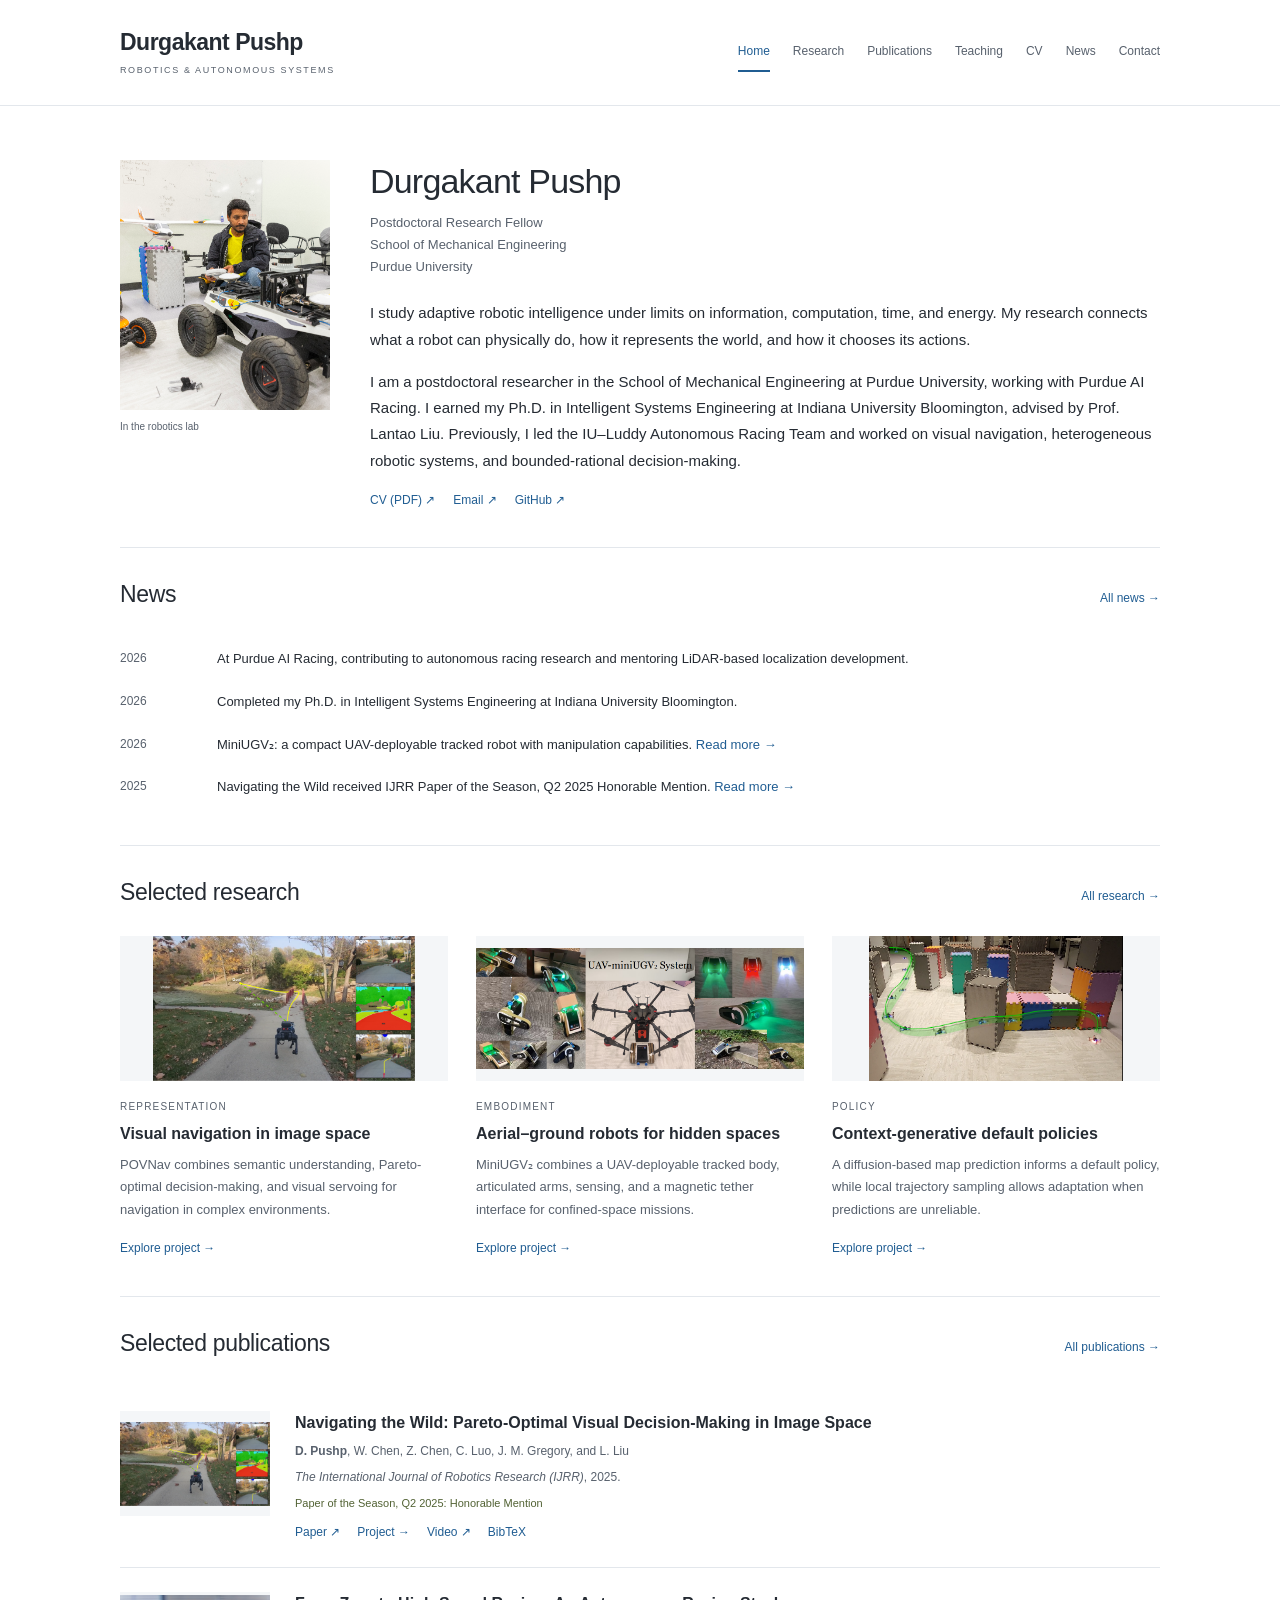
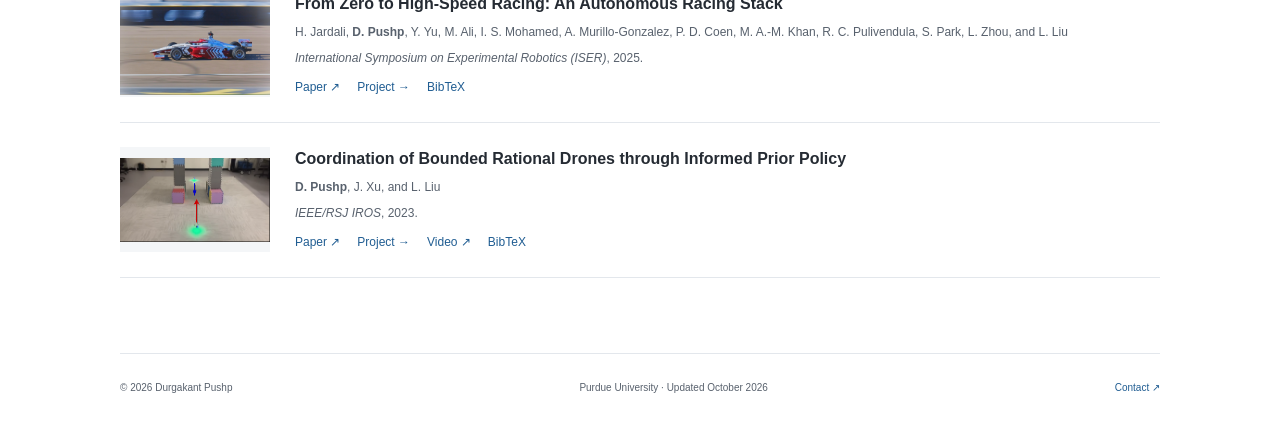
<file: index.html>
<!doctype html>
<html lang="en"><head><meta charset="utf-8"><meta name="viewport" content="width=device-width,initial-scale=1">
<title>Home | Durgakant Pushp</title><meta name="description" content="I study adaptive robotic intelligence under limits on information, computation, time, and energy. My research connects what a robot can physically do, how it represents the world, and how it chooses its actions.">
<link rel="canonical" href="https://dpushp.github.io/"><meta name="theme-color" content="#ffffff">
<meta property="og:title" content="Home | Durgakant Pushp"><meta property="og:description" content="I study adaptive robotic intelligence under limits on information, computation, time, and energy. My research connects what a robot can physically do, how it represents the world, and how it chooses its actions."><meta property="og:type" content="website"><meta property="og:url" content="https://dpushp.github.io/"><meta property="og:image" content="https://dpushp.github.io/assets/images/profile.png">
<link rel="icon" href="assets/favicon.svg" type="image/svg+xml"><link rel="stylesheet" href="style.css?v=20261018">
<script src="videos.js?v=20261018" defer></script><script src="script.js?v=20261018" defer></script></head>
<body><a class="skip-link" href="#main">Skip to content</a><header class="site-header"><div class="container header-inner"><a class="brand" href="index.html">Durgakant Pushp<span>Robotics &amp; Autonomous Systems</span></a><button class="menu-toggle" aria-expanded="false" aria-controls="site-nav" type="button">Menu</button><nav id="site-nav" aria-label="Main navigation"><a href="index.html" aria-current="page">Home</a><a href="research.html">Research</a><a href="publications.html">Publications</a><a href="teaching.html">Teaching</a><a href="cv.html">CV</a><a href="news.html">News</a><a href="contact.html">Contact</a></nav></div></header>
<main id="main" class="container"><section class="profile"><figure class="portrait"><img src="assets/images/profile.png" alt="Durgakant Pushp working with mobile robots in the laboratory." width="1136" height="854"><figcaption>In the robotics lab</figcaption></figure><div><h1>Durgakant Pushp</h1><p class="affiliation">Postdoctoral Research Fellow<br>School of Mechanical Engineering<br>Purdue University</p><p>I study adaptive robotic intelligence under limits on information, computation, time, and energy. My research connects what a robot can physically do, how it represents the world, and how it chooses its actions.</p><p>I am a postdoctoral researcher in the School of Mechanical Engineering at Purdue University, working with Purdue AI Racing. I earned my Ph.D. in Intelligent Systems Engineering at Indiana University Bloomington, advised by Prof. Lantao Liu. Previously, I led the IU–Luddy Autonomous Racing Team and worked on visual navigation, heterogeneous robotic systems, and bounded-rational decision-making.</p><div class="resource-links"><a class="" href="assets/Durgakant_Pushp_CV.pdf">CV (PDF) ↗</a><a class="" href="mailto:dpushp@purdue.edu">Email ↗</a><a class="" href="https://github.com/Dpushp">GitHub ↗</a></div></div></section><section class="section"><div class="section-title"><h2>News</h2><a href="news.html">All news →</a></div><div class="news-row"><span class="news-date">2026</span><p>At Purdue AI Racing, contributing to autonomous racing research and mentoring LiDAR-based localization development.</p></div><div class="news-row"><span class="news-date">2026</span><p>Completed my Ph.D. in Intelligent Systems Engineering at Indiana University Bloomington.</p></div><div class="news-row"><span class="news-date">2026</span><p>MiniUGV₂: a compact UAV-deployable tracked robot with manipulation capabilities. <a href="project-miniugv2.html">Read more →</a></p></div><div class="news-row"><span class="news-date">2025</span><p>Navigating the Wild received IJRR Paper of the Season, Q2 2025 Honorable Mention. <a href="project-povnav.html">Read more →</a></p></div></section><section class="section"><div class="section-title"><h2>Selected research</h2><a href="research.html">All research →</a></div><div class="project-grid"><article class="project-card"><a class="project-image" href="project-povnav.html"><img class="" src="assets/images/povnav.png" alt="Experiments and visual navigation examples from the POVNav paper." loading="lazy" width="640" height="360"></a><p class="eyebrow">Representation</p><h3><a href="project-povnav.html">Visual navigation in image space</a></h3><p>POVNav combines semantic understanding, Pareto-optimal decision-making, and visual servoing for navigation in complex environments.</p><a class="text-link" href="project-povnav.html">Explore project →</a></article><article class="project-card"><a class="project-image" href="project-miniugv2.html"><img class="" src="assets/images/miniugv2.png" alt="MiniUGV2 and the UAV deployment system described in the paper." loading="lazy" width="640" height="360"></a><p class="eyebrow">Embodiment</p><h3><a href="project-miniugv2.html">Aerial–ground robots for hidden spaces</a></h3><p>MiniUGV₂ combines a UAV-deployable tracked body, articulated arms, sensing, and a magnetic tether interface for confined-space missions.</p><a class="text-link" href="project-miniugv2.html">Explore project →</a></article><article class="project-card"><a class="project-image" href="project-context-policy.html"><img class="" src="assets/images/context.png" alt="Context-generative default policies experimental figure." loading="lazy" width="640" height="360"></a><p class="eyebrow">Policy</p><h3><a href="project-context-policy.html">Context-generative default policies</a></h3><p>A diffusion-based map prediction informs a default policy, while local trajectory sampling allows adaptation when predictions are unreliable.</p><a class="text-link" href="project-context-policy.html">Explore project →</a></article></div></section><section class="section"><div class="section-title"><h2>Selected publications</h2><a href="publications.html">All publications →</a></div><article class="paper" data-kind="Journal"><a class="paper-image" href="project-povnav.html"><img class="" src="assets/images/povnav.png" alt="Experiments and visual navigation examples from the POVNav paper." loading="lazy" width="640" height="360"></a><div><h3><a class="" href="https://arxiv.org/abs/2511.07750">Navigating the Wild: Pareto-Optimal Visual Decision-Making in Image Space</a></h3><p class="authors"><strong>D. Pushp</strong>, W. Chen, Z. Chen, C. Luo, J. M. Gregory, and L. Liu</p><p class="venue"><em>The International Journal of Robotics Research (IJRR)</em>, 2025.</p><p class="award">Paper of the Season, Q2 2025: Honorable Mention</p><div class="resource-links"><a class="" href="https://arxiv.org/abs/2511.07750">Paper ↗</a><a class="" href="project-povnav.html">Project →</a><a data-video-link="povnav" hidden>Video ↗</a><details class="bibtex"><summary>BibTeX</summary><pre>@article{pushp2025j1,
  title = {Navigating the Wild: Pareto-Optimal Visual Decision-Making in Image Space},
  author = {D. Pushp and W. Chen and Z. Chen and C. Luo and J. M. Gregory and L. Liu},
  journal = {The International Journal of Robotics Research (IJRR)},
  year = {2025},
  url = {https://arxiv.org/abs/2511.07750}
}</pre></details></div></div></article><article class="paper" data-kind="Conference"><a class="paper-image" href="project-racing.html"><img class="" src="assets/images/racing.jpg" alt="IU–Luddy autonomous race car at Las Vegas Motor Speedway." loading="lazy" width="640" height="360"></a><div><h3><a class="" href="https://arxiv.org/abs/2512.06892">From Zero to High-Speed Racing: An Autonomous Racing Stack</a></h3><p class="authors">H. Jardali, <strong>D. Pushp</strong>, Y. Yu, M. Ali, I. S. Mohamed, A. Murillo-Gonzalez, P. D. Coen, M. A.-M. Khan, R. C. Pulivendula, S. Park, L. Zhou, and L. Liu</p><p class="venue"><em>International Symposium on Experimental Robotics (ISER)</em>, 2025.</p><div class="resource-links"><a class="" href="https://arxiv.org/abs/2512.06892">Paper ↗</a><a class="" href="project-racing.html">Project →</a><a data-video-link="racing" hidden>Video ↗</a><details class="bibtex"><summary>BibTeX</summary><pre>@inproceedings{pushp2025c4,
  title = {From Zero to High-Speed Racing: An Autonomous Racing Stack},
  author = {H. Jardali and D. Pushp and Y. Yu and M. Ali and I. S. Mohamed and A. Murillo-Gonzalez and P. D. Coen and M. A.-M. Khan and R. C. Pulivendula and S. Park and L. Zhou and L. Liu},
  booktitle = {International Symposium on Experimental Robotics (ISER)},
  year = {2025},
  url = {https://arxiv.org/abs/2512.06892}
}</pre></details></div></div></article><article class="paper" data-kind="Conference"><a class="paper-image" href="project-bounded-drones.html"><img class="" src="assets/images/drones.png" alt="Coordination of bounded-rational drones experimental figure." loading="lazy" width="640" height="360"></a><div><h3><a class="" href="https://arxiv.org/abs/2307.15798">Coordination of Bounded Rational Drones through Informed Prior Policy</a></h3><p class="authors"><strong>D. Pushp</strong>, J. Xu, and L. Liu</p><p class="venue"><em>IEEE/RSJ IROS</em>, 2023.</p><div class="resource-links"><a class="" href="https://arxiv.org/abs/2307.15798">Paper ↗</a><a class="" href="project-bounded-drones.html">Project →</a><a data-video-link="bounded-drones" hidden>Video ↗</a><details class="bibtex"><summary>BibTeX</summary><pre>@inproceedings{pushp2023c8,
  title = {Coordination of Bounded Rational Drones through Informed Prior Policy},
  author = {D. Pushp and J. Xu and L. Liu},
  booktitle = {IEEE/RSJ IROS},
  year = {2023},
  url = {https://arxiv.org/abs/2307.15798}
}</pre></details></div></div></article></section></main><footer class="site-footer container"><span>© 2026 Durgakant Pushp</span><span>Purdue University · Updated October 2026</span><a href="contact.html">Contact ↗</a></footer></body></html>
</file>
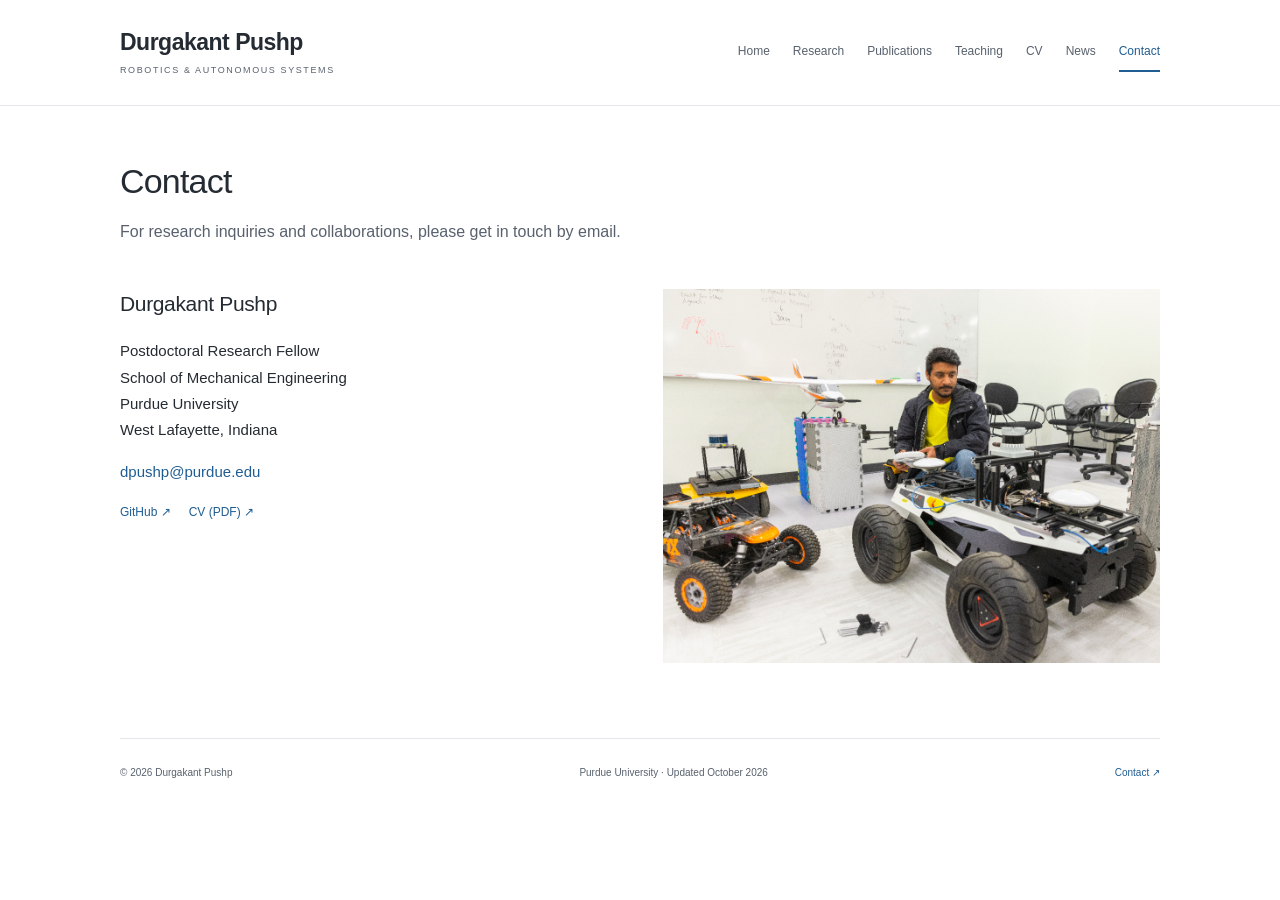
<file: contact.html>
<!doctype html>
<html lang="en"><head><meta charset="utf-8"><meta name="viewport" content="width=device-width,initial-scale=1">
<title>Contact | Durgakant Pushp</title><meta name="description" content="I study adaptive robotic intelligence under limits on information, computation, time, and energy. My research connects what a robot can physically do, how it represents the world, and how it chooses its actions.">
<link rel="canonical" href="https://dpushp.github.io/contact.html"><meta name="theme-color" content="#ffffff">
<meta property="og:title" content="Contact | Durgakant Pushp"><meta property="og:description" content="I study adaptive robotic intelligence under limits on information, computation, time, and energy. My research connects what a robot can physically do, how it represents the world, and how it chooses its actions."><meta property="og:type" content="website"><meta property="og:url" content="https://dpushp.github.io/contact.html"><meta property="og:image" content="https://dpushp.github.io/assets/images/profile.png">
<link rel="icon" href="assets/favicon.svg" type="image/svg+xml"><link rel="stylesheet" href="style.css?v=20261018">
<script src="videos.js?v=20261018" defer></script><script src="script.js?v=20261018" defer></script></head>
<body><a class="skip-link" href="#main">Skip to content</a><header class="site-header"><div class="container header-inner"><a class="brand" href="index.html">Durgakant Pushp<span>Robotics &amp; Autonomous Systems</span></a><button class="menu-toggle" aria-expanded="false" aria-controls="site-nav" type="button">Menu</button><nav id="site-nav" aria-label="Main navigation"><a href="index.html">Home</a><a href="research.html">Research</a><a href="publications.html">Publications</a><a href="teaching.html">Teaching</a><a href="cv.html">CV</a><a href="news.html">News</a><a href="contact.html" aria-current="page">Contact</a></nav></div></header>
<main id="main" class="container"><div class="page-heading"><h1>Contact</h1><p class="lead">For research inquiries and collaborations, please get in touch by email.</p></div><div class="contact-grid"><section><h2>Durgakant Pushp</h2><p>Postdoctoral Research Fellow<br>School of Mechanical Engineering<br>Purdue University<br>West Lafayette, Indiana</p><p><a class="" href="mailto:dpushp@purdue.edu">dpushp@purdue.edu</a></p><div class="resource-links"><a class="" href="https://github.com/Dpushp">GitHub ↗</a><a class="" href="assets/Durgakant_Pushp_CV.pdf">CV (PDF) ↗</a></div></section><figure class="contact-photo"><img src="assets/images/profile.png" alt="Durgakant Pushp with mobile robot platforms in the lab." width="1136" height="854"></figure></div></main><footer class="site-footer container"><span>© 2026 Durgakant Pushp</span><span>Purdue University · Updated October 2026</span><a href="contact.html">Contact ↗</a></footer></body></html>
</file>
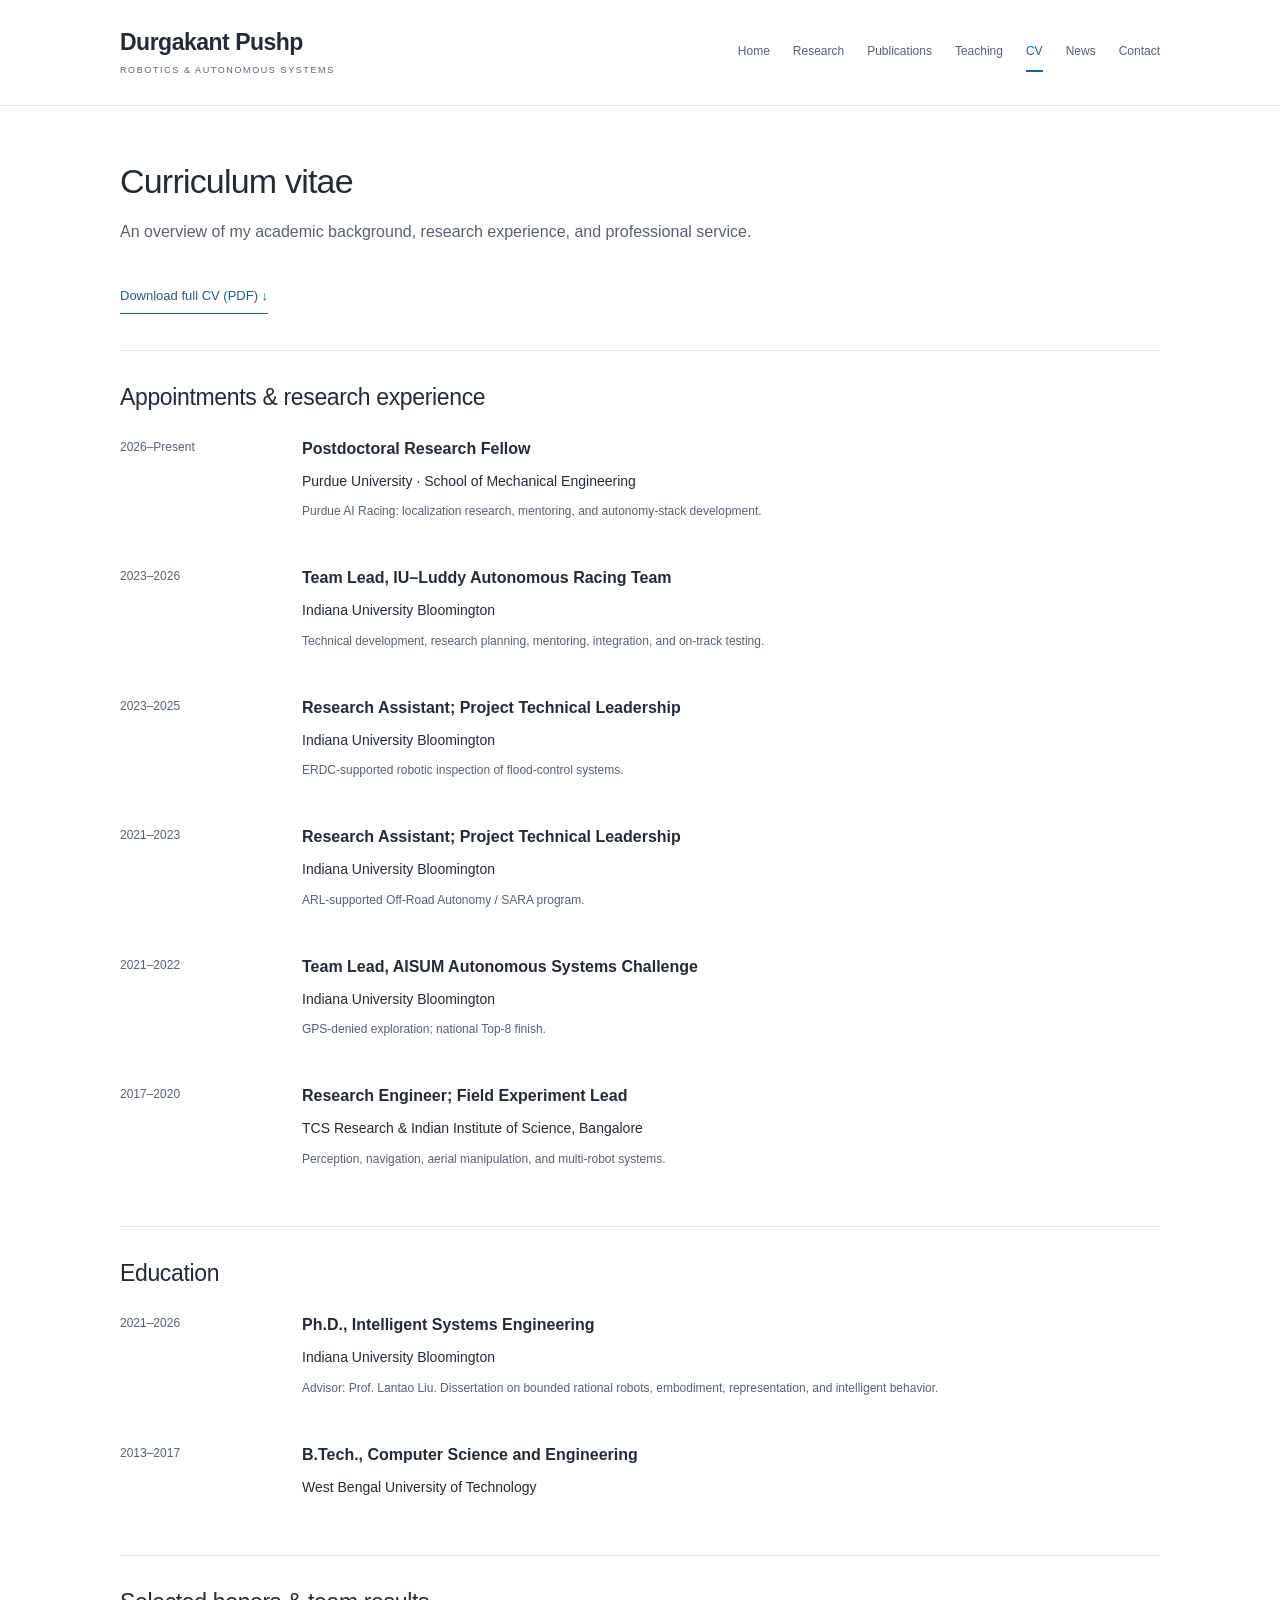
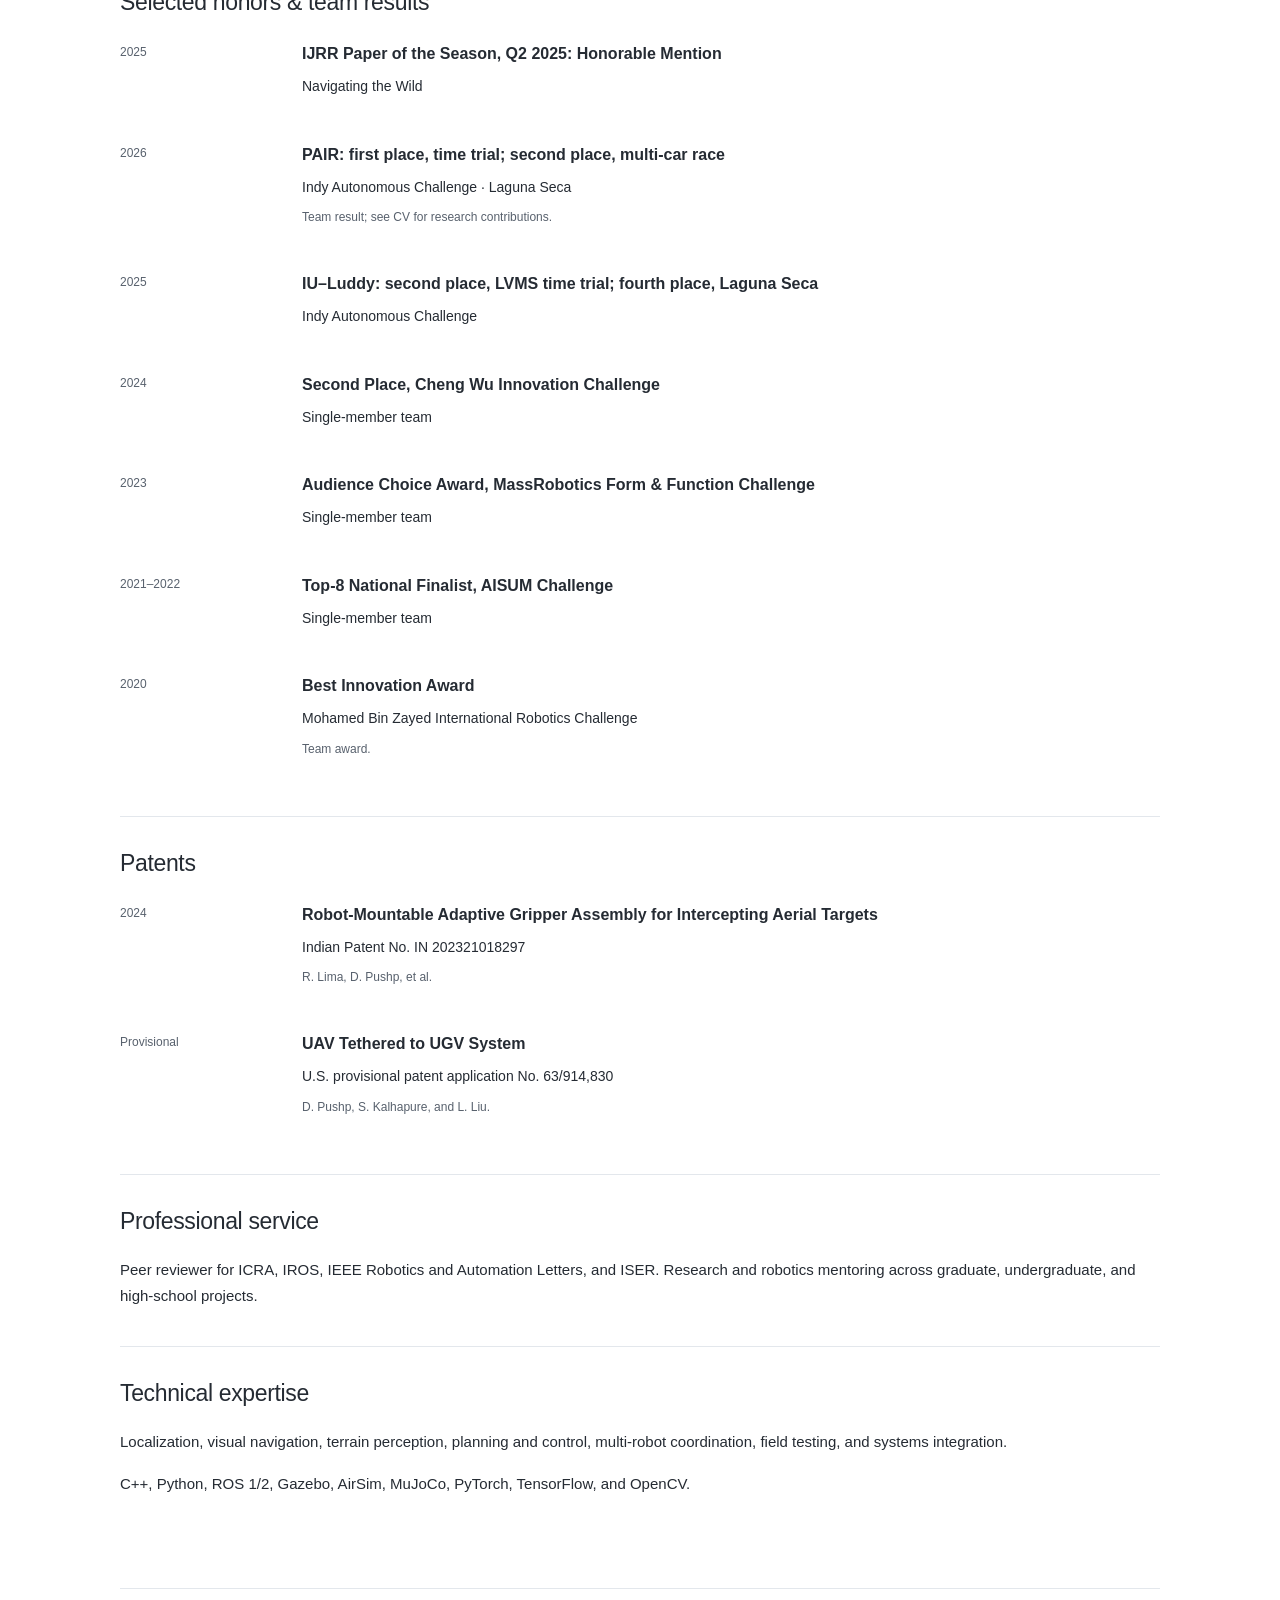
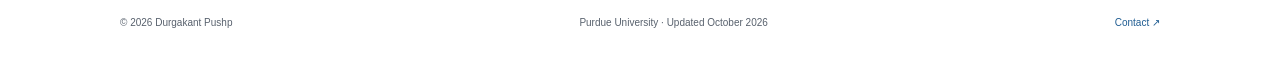
<file: cv.html>
<!doctype html>
<html lang="en"><head><meta charset="utf-8"><meta name="viewport" content="width=device-width,initial-scale=1">
<title>Curriculum vitae | Durgakant Pushp</title><meta name="description" content="I study adaptive robotic intelligence under limits on information, computation, time, and energy. My research connects what a robot can physically do, how it represents the world, and how it chooses its actions.">
<link rel="canonical" href="https://dpushp.github.io/cv.html"><meta name="theme-color" content="#ffffff">
<meta property="og:title" content="Curriculum vitae | Durgakant Pushp"><meta property="og:description" content="I study adaptive robotic intelligence under limits on information, computation, time, and energy. My research connects what a robot can physically do, how it represents the world, and how it chooses its actions."><meta property="og:type" content="website"><meta property="og:url" content="https://dpushp.github.io/cv.html"><meta property="og:image" content="https://dpushp.github.io/assets/images/profile.png">
<link rel="icon" href="assets/favicon.svg" type="image/svg+xml"><link rel="stylesheet" href="style.css?v=20261018">
<script src="videos.js?v=20261018" defer></script><script src="script.js?v=20261018" defer></script></head>
<body><a class="skip-link" href="#main">Skip to content</a><header class="site-header"><div class="container header-inner"><a class="brand" href="index.html">Durgakant Pushp<span>Robotics &amp; Autonomous Systems</span></a><button class="menu-toggle" aria-expanded="false" aria-controls="site-nav" type="button">Menu</button><nav id="site-nav" aria-label="Main navigation"><a href="index.html">Home</a><a href="research.html">Research</a><a href="publications.html">Publications</a><a href="teaching.html">Teaching</a><a href="cv.html" aria-current="page">CV</a><a href="news.html">News</a><a href="contact.html">Contact</a></nav></div></header>
<main id="main" class="container"><div class="page-heading"><h1>Curriculum vitae</h1><p class="lead">An overview of my academic background, research experience, and professional service.</p></div><a class="download-link" href="assets/cv.pdf">Download full CV (PDF) ↓</a><section class="section"><h2>Appointments &amp; research experience</h2><div class="cv-row"><p class="small">2026–Present</p><div><h3>Postdoctoral Research Fellow</h3><p>Purdue University · School of Mechanical Engineering</p><p class="small">Purdue AI Racing: localization research, mentoring, and autonomy-stack development.</p></div></div><div class="cv-row"><p class="small">2023–2026</p><div><h3>Team Lead, IU–Luddy Autonomous Racing Team</h3><p>Indiana University Bloomington</p><p class="small">Technical development, research planning, mentoring, integration, and on-track testing.</p></div></div><div class="cv-row"><p class="small">2023–2025</p><div><h3>Research Assistant; Project Technical Leadership</h3><p>Indiana University Bloomington</p><p class="small">ERDC-supported robotic inspection of flood-control systems.</p></div></div><div class="cv-row"><p class="small">2021–2023</p><div><h3>Research Assistant; Project Technical Leadership</h3><p>Indiana University Bloomington</p><p class="small">ARL-supported Off-Road Autonomy / SARA program.</p></div></div><div class="cv-row"><p class="small">2021–2022</p><div><h3>Team Lead, AISUM Autonomous Systems Challenge</h3><p>Indiana University Bloomington</p><p class="small">GPS-denied exploration; national Top-8 finish.</p></div></div><div class="cv-row"><p class="small">2017–2020</p><div><h3>Research Engineer; Field Experiment Lead</h3><p>TCS Research &amp; Indian Institute of Science, Bangalore</p><p class="small">Perception, navigation, aerial manipulation, and multi-robot systems.</p></div></div></section><section class="section"><h2>Education</h2><div class="cv-row"><p class="small">2021–2026</p><div><h3>Ph.D., Intelligent Systems Engineering</h3><p>Indiana University Bloomington</p><p class="small">Advisor: Prof. Lantao Liu. Dissertation on bounded rational robots, embodiment, representation, and intelligent behavior.</p></div></div><div class="cv-row"><p class="small">2013–2017</p><div><h3>B.Tech., Computer Science and Engineering</h3><p>West Bengal University of Technology</p></div></div></section><section class="section"><h2>Selected honors &amp; team results</h2><div class="cv-row"><p class="small">2025</p><div><h3>IJRR Paper of the Season, Q2 2025: Honorable Mention</h3><p>Navigating the Wild</p></div></div><div class="cv-row"><p class="small">2026</p><div><h3>PAIR: first place, time trial; second place, multi-car race</h3><p>Indy Autonomous Challenge · Laguna Seca</p><p class="small">Team result; see CV for research contributions.</p></div></div><div class="cv-row"><p class="small">2025</p><div><h3>IU–Luddy: second place, LVMS time trial; fourth place, Laguna Seca</h3><p>Indy Autonomous Challenge</p></div></div><div class="cv-row"><p class="small">2024</p><div><h3>Second Place, Cheng Wu Innovation Challenge</h3><p>Single-member team</p></div></div><div class="cv-row"><p class="small">2023</p><div><h3>Audience Choice Award, MassRobotics Form &amp; Function Challenge</h3><p>Single-member team</p></div></div><div class="cv-row"><p class="small">2021–2022</p><div><h3>Top-8 National Finalist, AISUM Challenge</h3><p>Single-member team</p></div></div><div class="cv-row"><p class="small">2020</p><div><h3>Best Innovation Award</h3><p>Mohamed Bin Zayed International Robotics Challenge</p><p class="small">Team award.</p></div></div></section><section class="section"><h2>Patents</h2><div class="cv-row"><p class="small">2024</p><div><h3>Robot-Mountable Adaptive Gripper Assembly for Intercepting Aerial Targets</h3><p>Indian Patent No. IN 202321018297</p><p class="small">R. Lima, D. Pushp, et al.</p></div></div><div class="cv-row"><p class="small">Provisional</p><div><h3>UAV Tethered to UGV System</h3><p>U.S. provisional patent application No. 63/914,830</p><p class="small">D. Pushp, S. Kalhapure, and L. Liu.</p></div></div></section><section class="section"><h2>Professional service</h2><p>Peer reviewer for ICRA, IROS, IEEE Robotics and Automation Letters, and ISER. Research and robotics mentoring across graduate, undergraduate, and high-school projects.</p></section><section class="section"><h2>Technical expertise</h2><p>Localization, visual navigation, terrain perception, planning and control, multi-robot coordination, field testing, and systems integration.</p><p>C++, Python, ROS 1/2, Gazebo, AirSim, MuJoCo, PyTorch, TensorFlow, and OpenCV.</p></section></main><footer class="site-footer container"><span>© 2026 Durgakant Pushp</span><span>Purdue University · Updated October 2026</span><a href="contact.html">Contact ↗</a></footer></body></html>
</file>
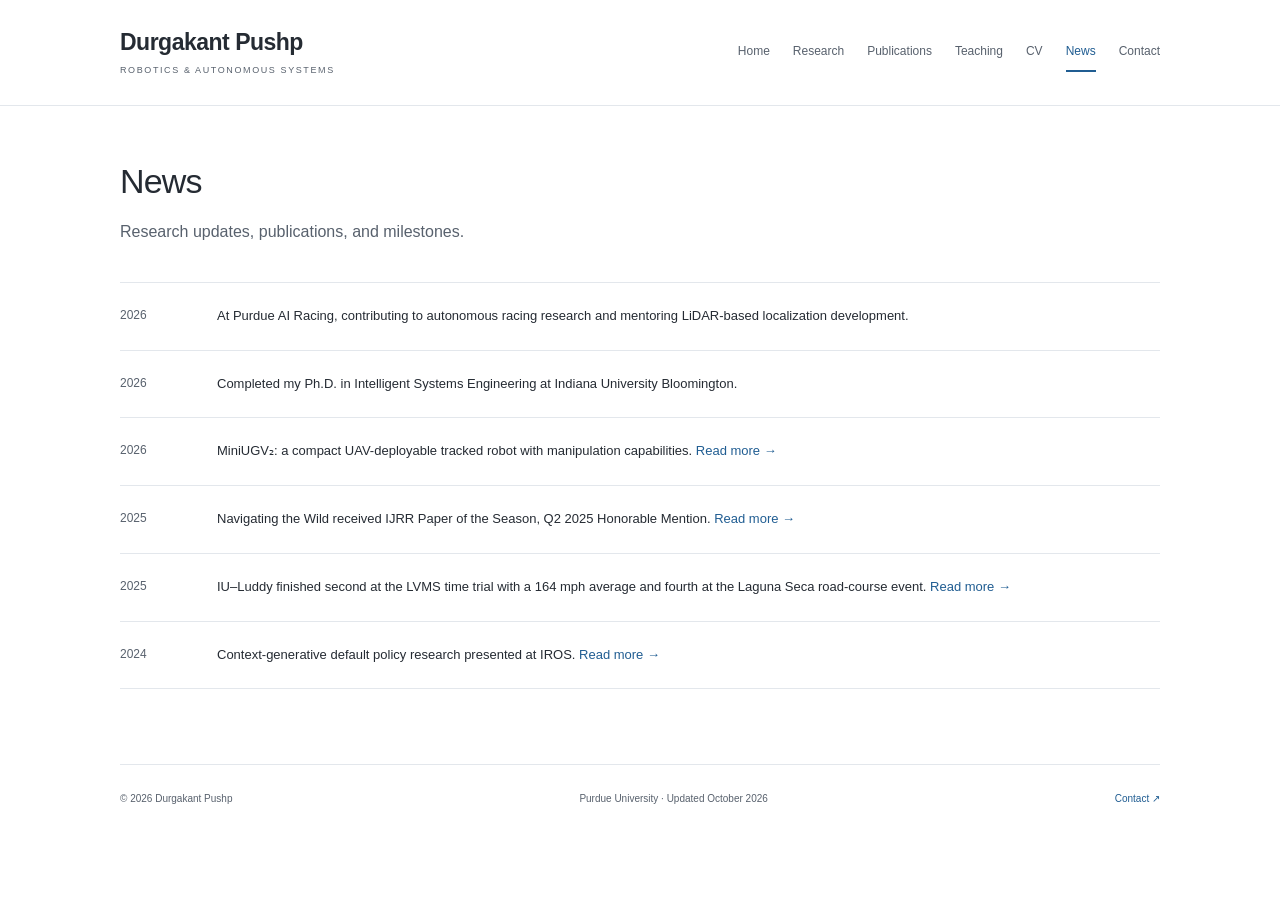
<file: news.html>
<!doctype html>
<html lang="en"><head><meta charset="utf-8"><meta name="viewport" content="width=device-width,initial-scale=1">
<title>News | Durgakant Pushp</title><meta name="description" content="I study adaptive robotic intelligence under limits on information, computation, time, and energy. My research connects what a robot can physically do, how it represents the world, and how it chooses its actions.">
<link rel="canonical" href="https://dpushp.github.io/news.html"><meta name="theme-color" content="#ffffff">
<meta property="og:title" content="News | Durgakant Pushp"><meta property="og:description" content="I study adaptive robotic intelligence under limits on information, computation, time, and energy. My research connects what a robot can physically do, how it represents the world, and how it chooses its actions."><meta property="og:type" content="website"><meta property="og:url" content="https://dpushp.github.io/news.html"><meta property="og:image" content="https://dpushp.github.io/assets/images/profile.png">
<link rel="icon" href="assets/favicon.svg" type="image/svg+xml"><link rel="stylesheet" href="style.css?v=20261018">
<script src="videos.js?v=20261018" defer></script><script src="script.js?v=20261018" defer></script></head>
<body><a class="skip-link" href="#main">Skip to content</a><header class="site-header"><div class="container header-inner"><a class="brand" href="index.html">Durgakant Pushp<span>Robotics &amp; Autonomous Systems</span></a><button class="menu-toggle" aria-expanded="false" aria-controls="site-nav" type="button">Menu</button><nav id="site-nav" aria-label="Main navigation"><a href="index.html">Home</a><a href="research.html">Research</a><a href="publications.html">Publications</a><a href="teaching.html">Teaching</a><a href="cv.html">CV</a><a href="news.html" aria-current="page">News</a><a href="contact.html">Contact</a></nav></div></header>
<main id="main" class="container"><div class="page-heading"><h1>News</h1><p class="lead">Research updates, publications, and milestones.</p></div><section class="news-archive"><div class="news-row"><span class="news-date">2026</span><p>At Purdue AI Racing, contributing to autonomous racing research and mentoring LiDAR-based localization development.</p></div><div class="news-row"><span class="news-date">2026</span><p>Completed my Ph.D. in Intelligent Systems Engineering at Indiana University Bloomington.</p></div><div class="news-row"><span class="news-date">2026</span><p>MiniUGV₂: a compact UAV-deployable tracked robot with manipulation capabilities. <a href="project-miniugv2.html">Read more →</a></p></div><div class="news-row"><span class="news-date">2025</span><p>Navigating the Wild received IJRR Paper of the Season, Q2 2025 Honorable Mention. <a href="project-povnav.html">Read more →</a></p></div><div class="news-row"><span class="news-date">2025</span><p>IU–Luddy finished second at the LVMS time trial with a 164 mph average and fourth at the Laguna Seca road-course event. <a href="project-racing.html">Read more →</a></p></div><div class="news-row"><span class="news-date">2024</span><p>Context-generative default policy research presented at IROS. <a href="project-context-policy.html">Read more →</a></p></div></section></main><footer class="site-footer container"><span>© 2026 Durgakant Pushp</span><span>Purdue University · Updated October 2026</span><a href="contact.html">Contact ↗</a></footer></body></html>
</file>
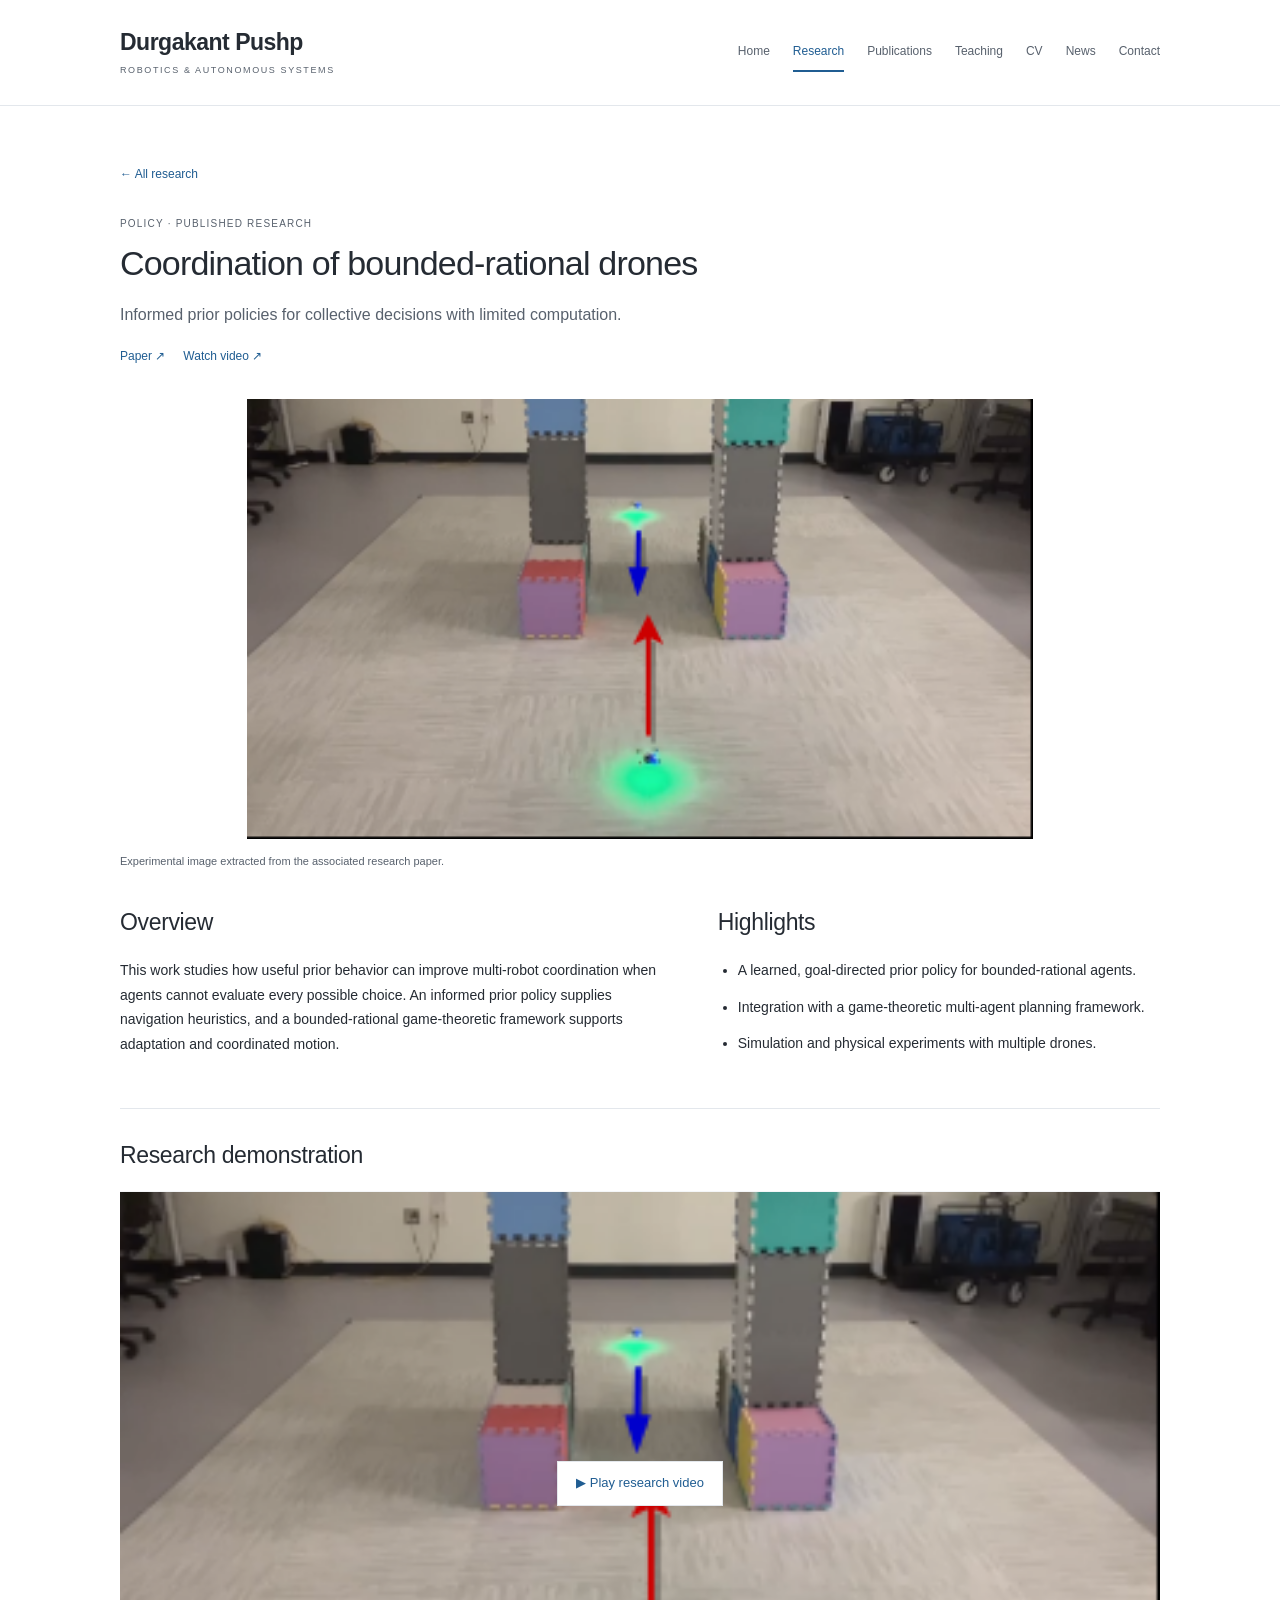
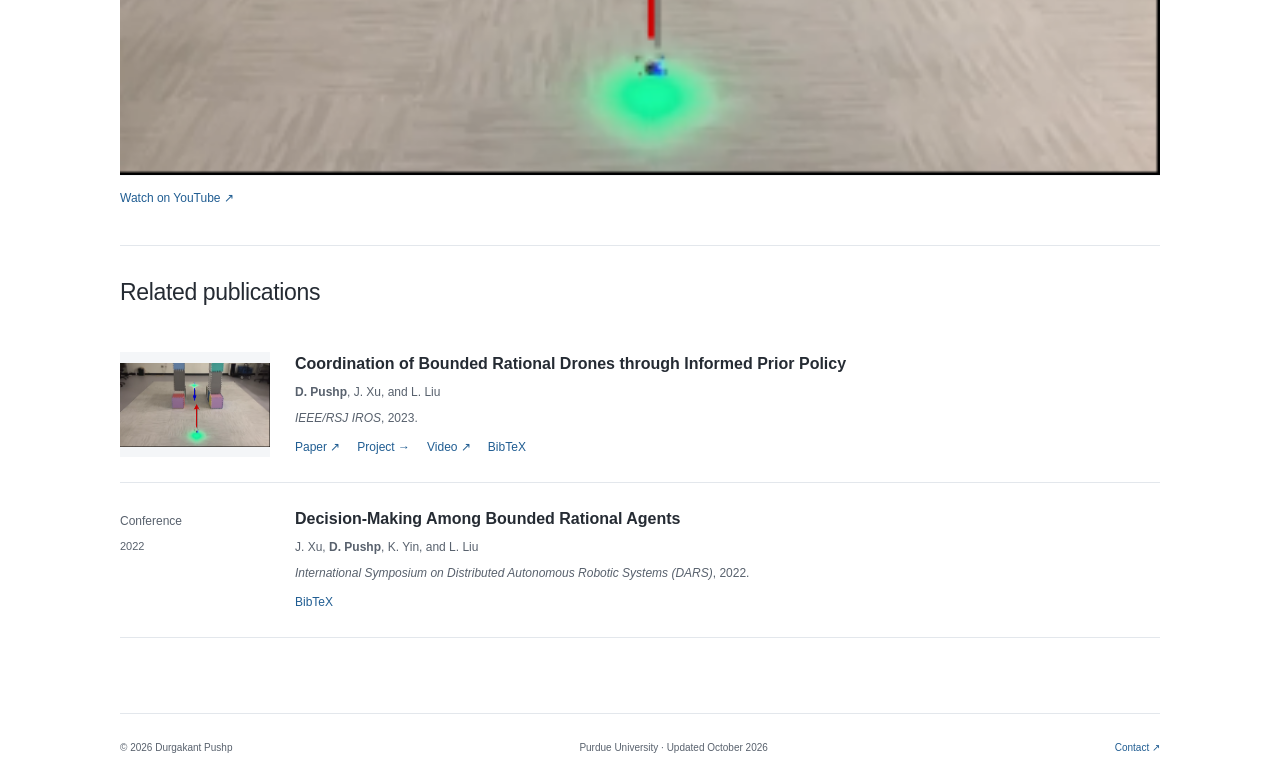
<file: project-bounded-drones.html>
<!doctype html>
<html lang="en"><head><meta charset="utf-8"><meta name="viewport" content="width=device-width,initial-scale=1">
<title>Coordination of bounded-rational drones | Durgakant Pushp</title><meta name="description" content="Goal-directed prior policies guide multiple drones as they coordinate motion while considering other agents’ computational constraints.">
<link rel="canonical" href="https://dpushp.github.io/project-bounded-drones.html"><meta name="theme-color" content="#ffffff">
<meta property="og:title" content="Coordination of bounded-rational drones | Durgakant Pushp"><meta property="og:description" content="Goal-directed prior policies guide multiple drones as they coordinate motion while considering other agents’ computational constraints."><meta property="og:type" content="website"><meta property="og:url" content="https://dpushp.github.io/project-bounded-drones.html"><meta property="og:image" content="https://dpushp.github.io/assets/images/profile.png">
<link rel="icon" href="assets/favicon.svg" type="image/svg+xml"><link rel="stylesheet" href="style.css?v=20261018">
<script src="videos.js?v=20261018" defer></script><script src="script.js?v=20261018" defer></script></head>
<body><a class="skip-link" href="#main">Skip to content</a><header class="site-header"><div class="container header-inner"><a class="brand" href="index.html">Durgakant Pushp<span>Robotics &amp; Autonomous Systems</span></a><button class="menu-toggle" aria-expanded="false" aria-controls="site-nav" type="button">Menu</button><nav id="site-nav" aria-label="Main navigation"><a href="index.html">Home</a><a href="research.html" aria-current="page">Research</a><a href="publications.html">Publications</a><a href="teaching.html">Teaching</a><a href="cv.html">CV</a><a href="news.html">News</a><a href="contact.html">Contact</a></nav></div></header>
<main id="main" class="container"><a class="back-link" href="research.html">← All research</a><div class="project-heading"><p class="eyebrow">Policy · Published research</p><h1>Coordination of bounded-rational drones</h1><p class="lead">Informed prior policies for collective decisions with limited computation.</p><div class="resource-links"><a class="" href="https://arxiv.org/abs/2307.15798">Paper ↗</a><a data-video-link="bounded-drones" hidden>Watch video ↗</a></div></div><figure class="project-figure"><img class="" src="assets/images/drones.png" alt="Coordination of bounded-rational drones experimental figure." loading="lazy" width="640" height="360"><figcaption>Experimental image extracted from the associated research paper.</figcaption></figure><div class="project-overview"><section><h2>Overview</h2><p>This work studies how useful prior behavior can improve multi-robot coordination when agents cannot evaluate every possible choice. An informed prior policy supplies navigation heuristics, and a bounded-rational game-theoretic framework supports adaptation and coordinated motion.</p></section><section><h2>Highlights</h2><ul><li>A learned, goal-directed prior policy for bounded-rational agents.</li><li>Integration with a game-theoretic multi-agent planning framework.</li><li>Simulation and physical experiments with multiple drones.</li></ul></section></div><section class="section video-section" data-video-section="bounded-drones" hidden><h2>Research demonstration</h2><div class="video-container" data-video-player="bounded-drones"></div><p class="small"><a data-video-link="bounded-drones" hidden>Watch on YouTube ↗</a></p><noscript>Open the associated paper for its supplementary video.</noscript></section><section class="section"><h2>Related publications</h2><article class="paper" data-kind="Conference"><a class="paper-image" href="project-bounded-drones.html"><img class="" src="assets/images/drones.png" alt="Coordination of bounded-rational drones experimental figure." loading="lazy" width="640" height="360"></a><div><h3><a class="" href="https://arxiv.org/abs/2307.15798">Coordination of Bounded Rational Drones through Informed Prior Policy</a></h3><p class="authors"><strong>D. Pushp</strong>, J. Xu, and L. Liu</p><p class="venue"><em>IEEE/RSJ IROS</em>, 2023.</p><div class="resource-links"><a class="" href="https://arxiv.org/abs/2307.15798">Paper ↗</a><a class="" href="project-bounded-drones.html">Project →</a><a data-video-link="bounded-drones" hidden>Video ↗</a><details class="bibtex"><summary>BibTeX</summary><pre>@inproceedings{pushp2023c8,
  title = {Coordination of Bounded Rational Drones through Informed Prior Policy},
  author = {D. Pushp and J. Xu and L. Liu},
  booktitle = {IEEE/RSJ IROS},
  year = {2023},
  url = {https://arxiv.org/abs/2307.15798}
}</pre></details></div></div></article><article class="paper" data-kind="Conference"><div class="paper-label">Conference<span>2022</span></div><div><h3>Decision-Making Among Bounded Rational Agents</h3><p class="authors">J. Xu, <strong>D. Pushp</strong>, K. Yin, and L. Liu</p><p class="venue"><em>International Symposium on Distributed Autonomous Robotic Systems (DARS)</em>, 2022.</p><div class="resource-links"><details class="bibtex"><summary>BibTeX</summary><pre>@inproceedings{pushp2022c10,
  title = {Decision-Making Among Bounded Rational Agents},
  author = {J. Xu and D. Pushp and K. Yin and L. Liu},
  booktitle = {International Symposium on Distributed Autonomous Robotic Systems (DARS)},
  year = {2022}
}</pre></details></div></div></article></section></main><footer class="site-footer container"><span>© 2026 Durgakant Pushp</span><span>Purdue University · Updated October 2026</span><a href="contact.html">Contact ↗</a></footer></body></html>
</file>
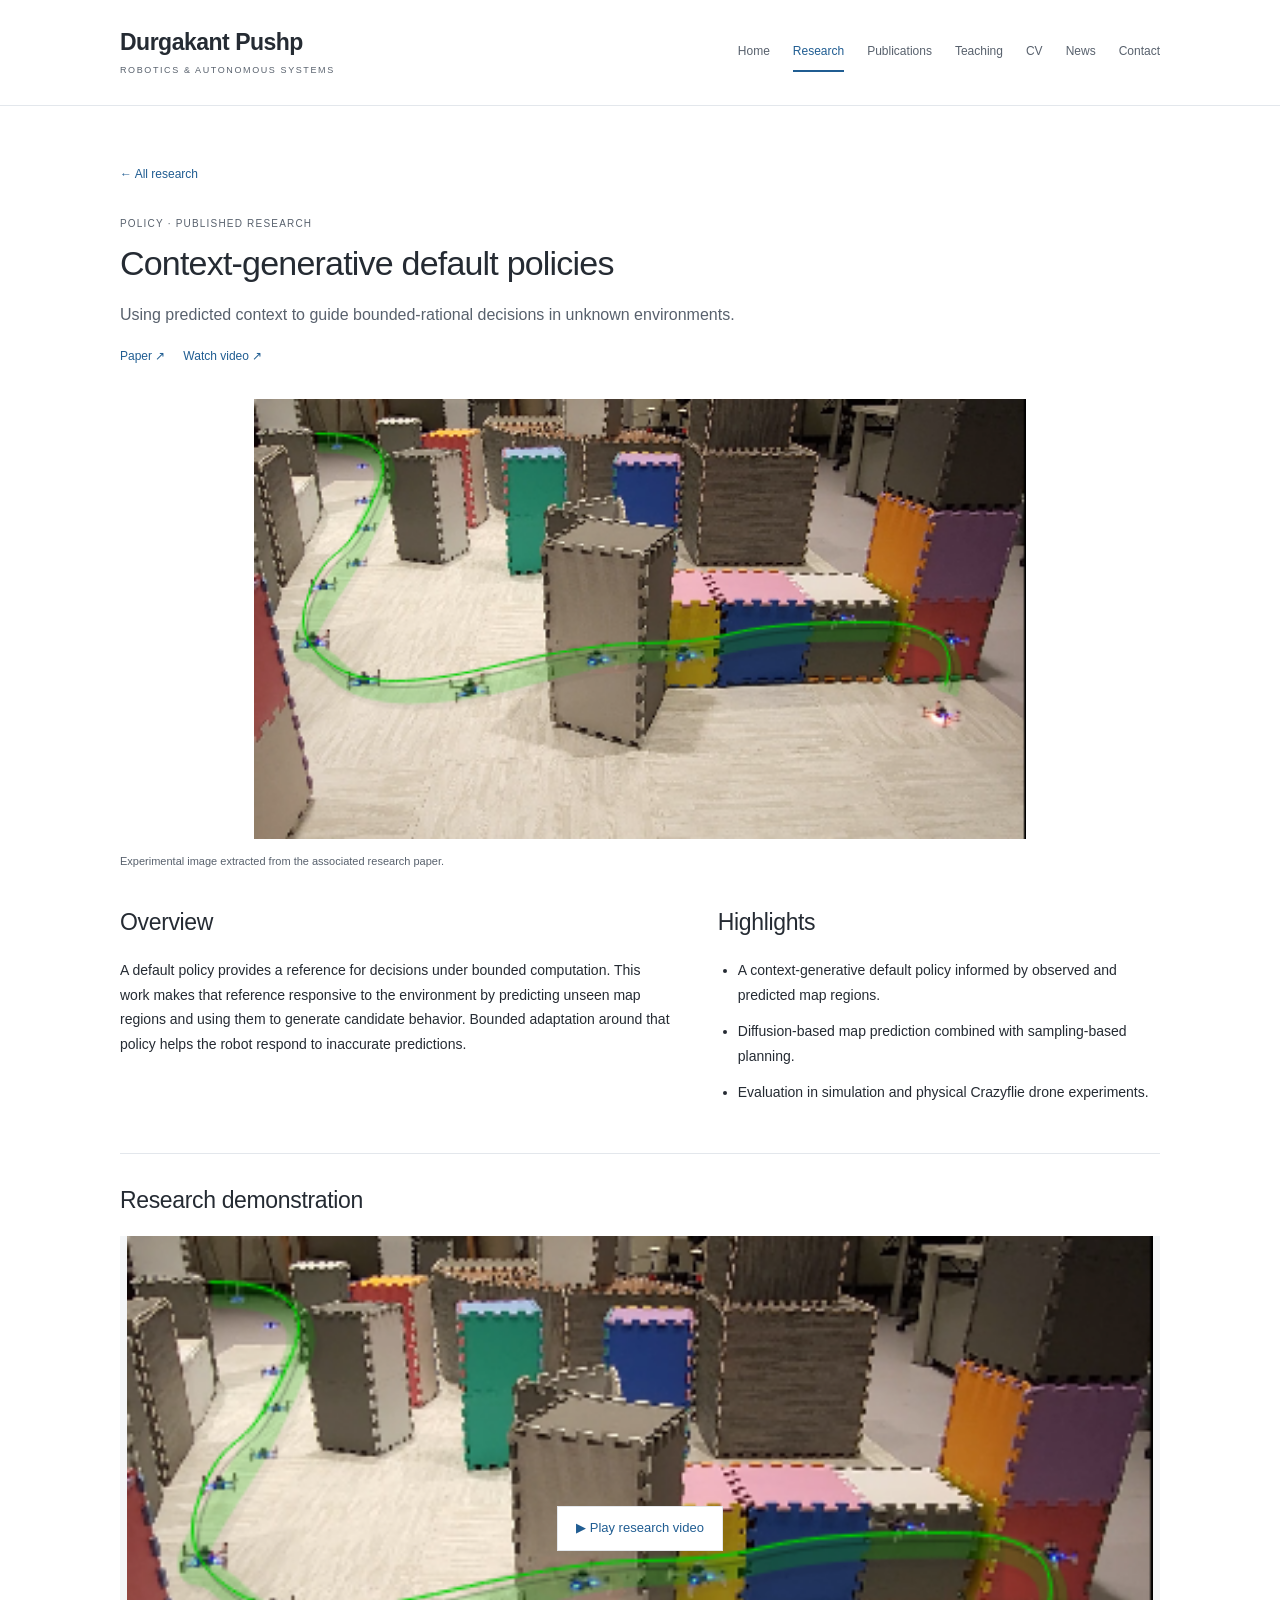
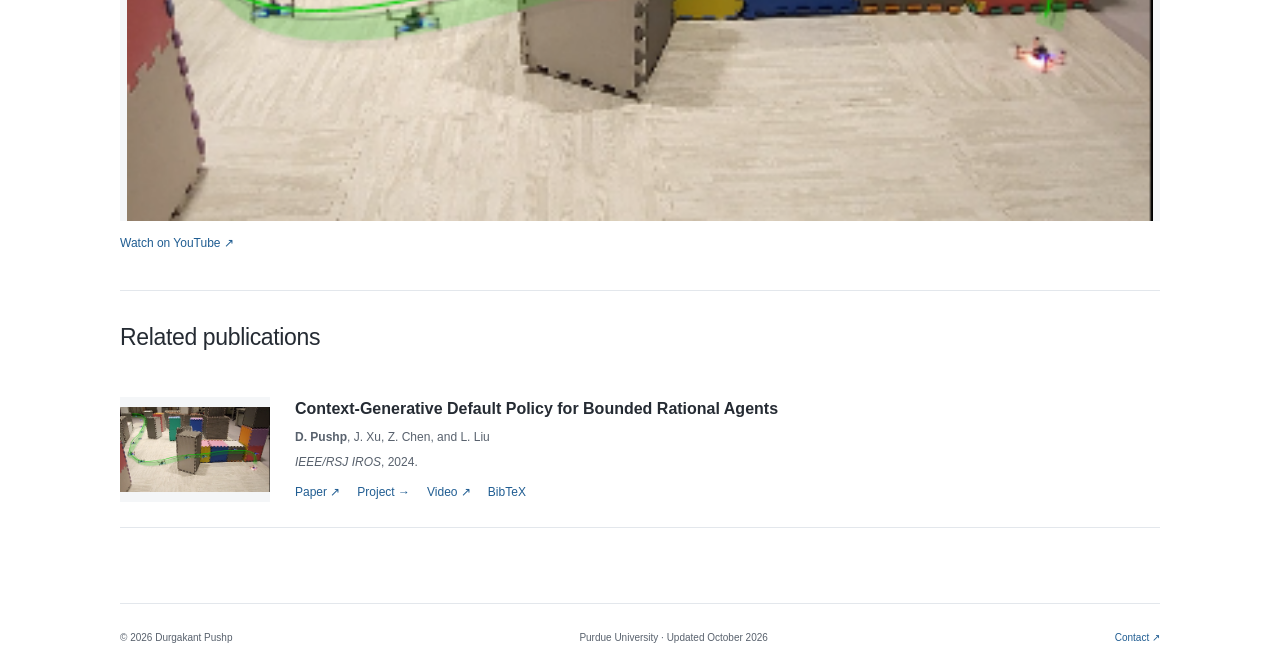
<file: project-context-policy.html>
<!doctype html>
<html lang="en"><head><meta charset="utf-8"><meta name="viewport" content="width=device-width,initial-scale=1">
<title>Context-generative default policies | Durgakant Pushp</title><meta name="description" content="A diffusion-based map prediction informs a default policy, while local trajectory sampling allows adaptation when predictions are unreliable.">
<link rel="canonical" href="https://dpushp.github.io/project-context-policy.html"><meta name="theme-color" content="#ffffff">
<meta property="og:title" content="Context-generative default policies | Durgakant Pushp"><meta property="og:description" content="A diffusion-based map prediction informs a default policy, while local trajectory sampling allows adaptation when predictions are unreliable."><meta property="og:type" content="website"><meta property="og:url" content="https://dpushp.github.io/project-context-policy.html"><meta property="og:image" content="https://dpushp.github.io/assets/images/profile.png">
<link rel="icon" href="assets/favicon.svg" type="image/svg+xml"><link rel="stylesheet" href="style.css?v=20261018">
<script src="videos.js?v=20261018" defer></script><script src="script.js?v=20261018" defer></script></head>
<body><a class="skip-link" href="#main">Skip to content</a><header class="site-header"><div class="container header-inner"><a class="brand" href="index.html">Durgakant Pushp<span>Robotics &amp; Autonomous Systems</span></a><button class="menu-toggle" aria-expanded="false" aria-controls="site-nav" type="button">Menu</button><nav id="site-nav" aria-label="Main navigation"><a href="index.html">Home</a><a href="research.html" aria-current="page">Research</a><a href="publications.html">Publications</a><a href="teaching.html">Teaching</a><a href="cv.html">CV</a><a href="news.html">News</a><a href="contact.html">Contact</a></nav></div></header>
<main id="main" class="container"><a class="back-link" href="research.html">← All research</a><div class="project-heading"><p class="eyebrow">Policy · Published research</p><h1>Context-generative default policies</h1><p class="lead">Using predicted context to guide bounded-rational decisions in unknown environments.</p><div class="resource-links"><a class="" href="https://arxiv.org/abs/2409.11604">Paper ↗</a><a data-video-link="context-policy" hidden>Watch video ↗</a></div></div><figure class="project-figure"><img class="" src="assets/images/context.png" alt="Context-generative default policies experimental figure." loading="lazy" width="640" height="360"><figcaption>Experimental image extracted from the associated research paper.</figcaption></figure><div class="project-overview"><section><h2>Overview</h2><p>A default policy provides a reference for decisions under bounded computation. This work makes that reference responsive to the environment by predicting unseen map regions and using them to generate candidate behavior. Bounded adaptation around that policy helps the robot respond to inaccurate predictions.</p></section><section><h2>Highlights</h2><ul><li>A context-generative default policy informed by observed and predicted map regions.</li><li>Diffusion-based map prediction combined with sampling-based planning.</li><li>Evaluation in simulation and physical Crazyflie drone experiments.</li></ul></section></div><section class="section video-section" data-video-section="context-policy" hidden><h2>Research demonstration</h2><div class="video-container" data-video-player="context-policy"></div><p class="small"><a data-video-link="context-policy" hidden>Watch on YouTube ↗</a></p><noscript>Open the associated paper for its supplementary video.</noscript></section><section class="section"><h2>Related publications</h2><article class="paper" data-kind="Conference"><a class="paper-image" href="project-context-policy.html"><img class="" src="assets/images/context.png" alt="Context-generative default policies experimental figure." loading="lazy" width="640" height="360"></a><div><h3><a class="" href="https://arxiv.org/abs/2409.11604">Context-Generative Default Policy for Bounded Rational Agents</a></h3><p class="authors"><strong>D. Pushp</strong>, J. Xu, Z. Chen, and L. Liu</p><p class="venue"><em>IEEE/RSJ IROS</em>, 2024.</p><div class="resource-links"><a class="" href="https://arxiv.org/abs/2409.11604">Paper ↗</a><a class="" href="project-context-policy.html">Project →</a><a data-video-link="context-policy" hidden>Video ↗</a><details class="bibtex"><summary>BibTeX</summary><pre>@inproceedings{pushp2024c5,
  title = {Context-Generative Default Policy for Bounded Rational Agents},
  author = {D. Pushp and J. Xu and Z. Chen and L. Liu},
  booktitle = {IEEE/RSJ IROS},
  year = {2024},
  url = {https://arxiv.org/abs/2409.11604}
}</pre></details></div></div></article></section></main><footer class="site-footer container"><span>© 2026 Durgakant Pushp</span><span>Purdue University · Updated October 2026</span><a href="contact.html">Contact ↗</a></footer></body></html>
</file>
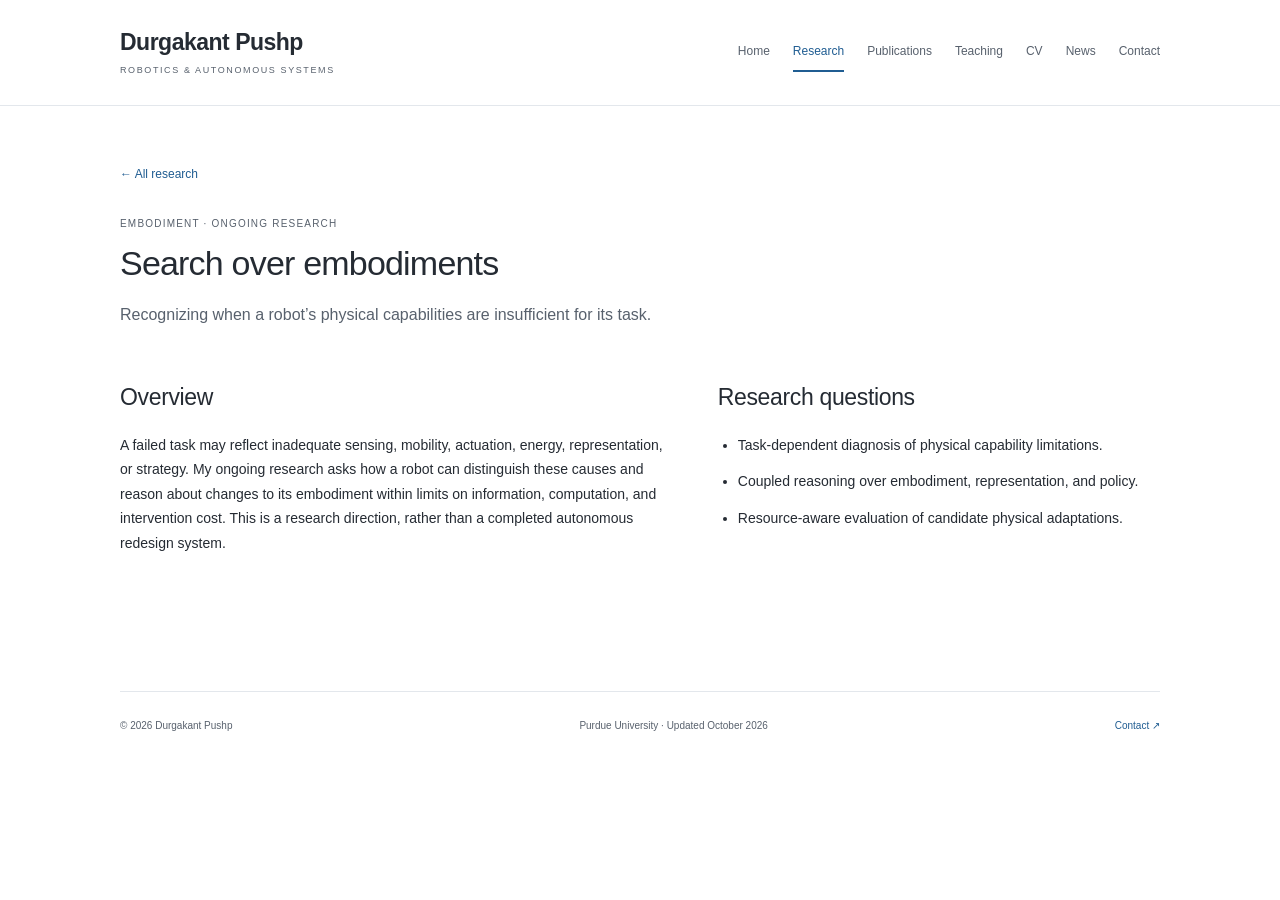
<file: project-embodiment-search.html>
<!doctype html>
<html lang="en"><head><meta charset="utf-8"><meta name="viewport" content="width=device-width,initial-scale=1">
<title>Search over embodiments | Durgakant Pushp</title><meta name="description" content="An emerging research direction on diagnosing embodiment limitations and reasoning about physical adaptation under bounded resources.">
<link rel="canonical" href="https://dpushp.github.io/project-embodiment-search.html"><meta name="theme-color" content="#ffffff">
<meta property="og:title" content="Search over embodiments | Durgakant Pushp"><meta property="og:description" content="An emerging research direction on diagnosing embodiment limitations and reasoning about physical adaptation under bounded resources."><meta property="og:type" content="website"><meta property="og:url" content="https://dpushp.github.io/project-embodiment-search.html"><meta property="og:image" content="https://dpushp.github.io/assets/images/profile.png">
<link rel="icon" href="assets/favicon.svg" type="image/svg+xml"><link rel="stylesheet" href="style.css?v=20261018">
<script src="videos.js?v=20261018" defer></script><script src="script.js?v=20261018" defer></script></head>
<body><a class="skip-link" href="#main">Skip to content</a><header class="site-header"><div class="container header-inner"><a class="brand" href="index.html">Durgakant Pushp<span>Robotics &amp; Autonomous Systems</span></a><button class="menu-toggle" aria-expanded="false" aria-controls="site-nav" type="button">Menu</button><nav id="site-nav" aria-label="Main navigation"><a href="index.html">Home</a><a href="research.html" aria-current="page">Research</a><a href="publications.html">Publications</a><a href="teaching.html">Teaching</a><a href="cv.html">CV</a><a href="news.html">News</a><a href="contact.html">Contact</a></nav></div></header>
<main id="main" class="container"><a class="back-link" href="research.html">← All research</a><div class="project-heading"><p class="eyebrow">Embodiment · Ongoing research</p><h1>Search over embodiments</h1><p class="lead">Recognizing when a robot’s physical capabilities are insufficient for its task.</p><div class="resource-links"><a data-video-link="embodiment-search" hidden>Watch video ↗</a></div></div><div class="project-overview"><section><h2>Overview</h2><p>A failed task may reflect inadequate sensing, mobility, actuation, energy, representation, or strategy. My ongoing research asks how a robot can distinguish these causes and reason about changes to its embodiment within limits on information, computation, and intervention cost. This is a research direction, rather than a completed autonomous redesign system.</p></section><section><h2>Research questions</h2><ul><li>Task-dependent diagnosis of physical capability limitations.</li><li>Coupled reasoning over embodiment, representation, and policy.</li><li>Resource-aware evaluation of candidate physical adaptations.</li></ul></section></div><section class="section video-section" data-video-section="embodiment-search" hidden><h2>Research demonstration</h2><div class="video-container" data-video-player="embodiment-search"></div><p class="small"><a data-video-link="embodiment-search" hidden>Watch on YouTube ↗</a></p><noscript>Open the associated paper for its supplementary video.</noscript></section></main><footer class="site-footer container"><span>© 2026 Durgakant Pushp</span><span>Purdue University · Updated October 2026</span><a href="contact.html">Contact ↗</a></footer></body></html>
</file>
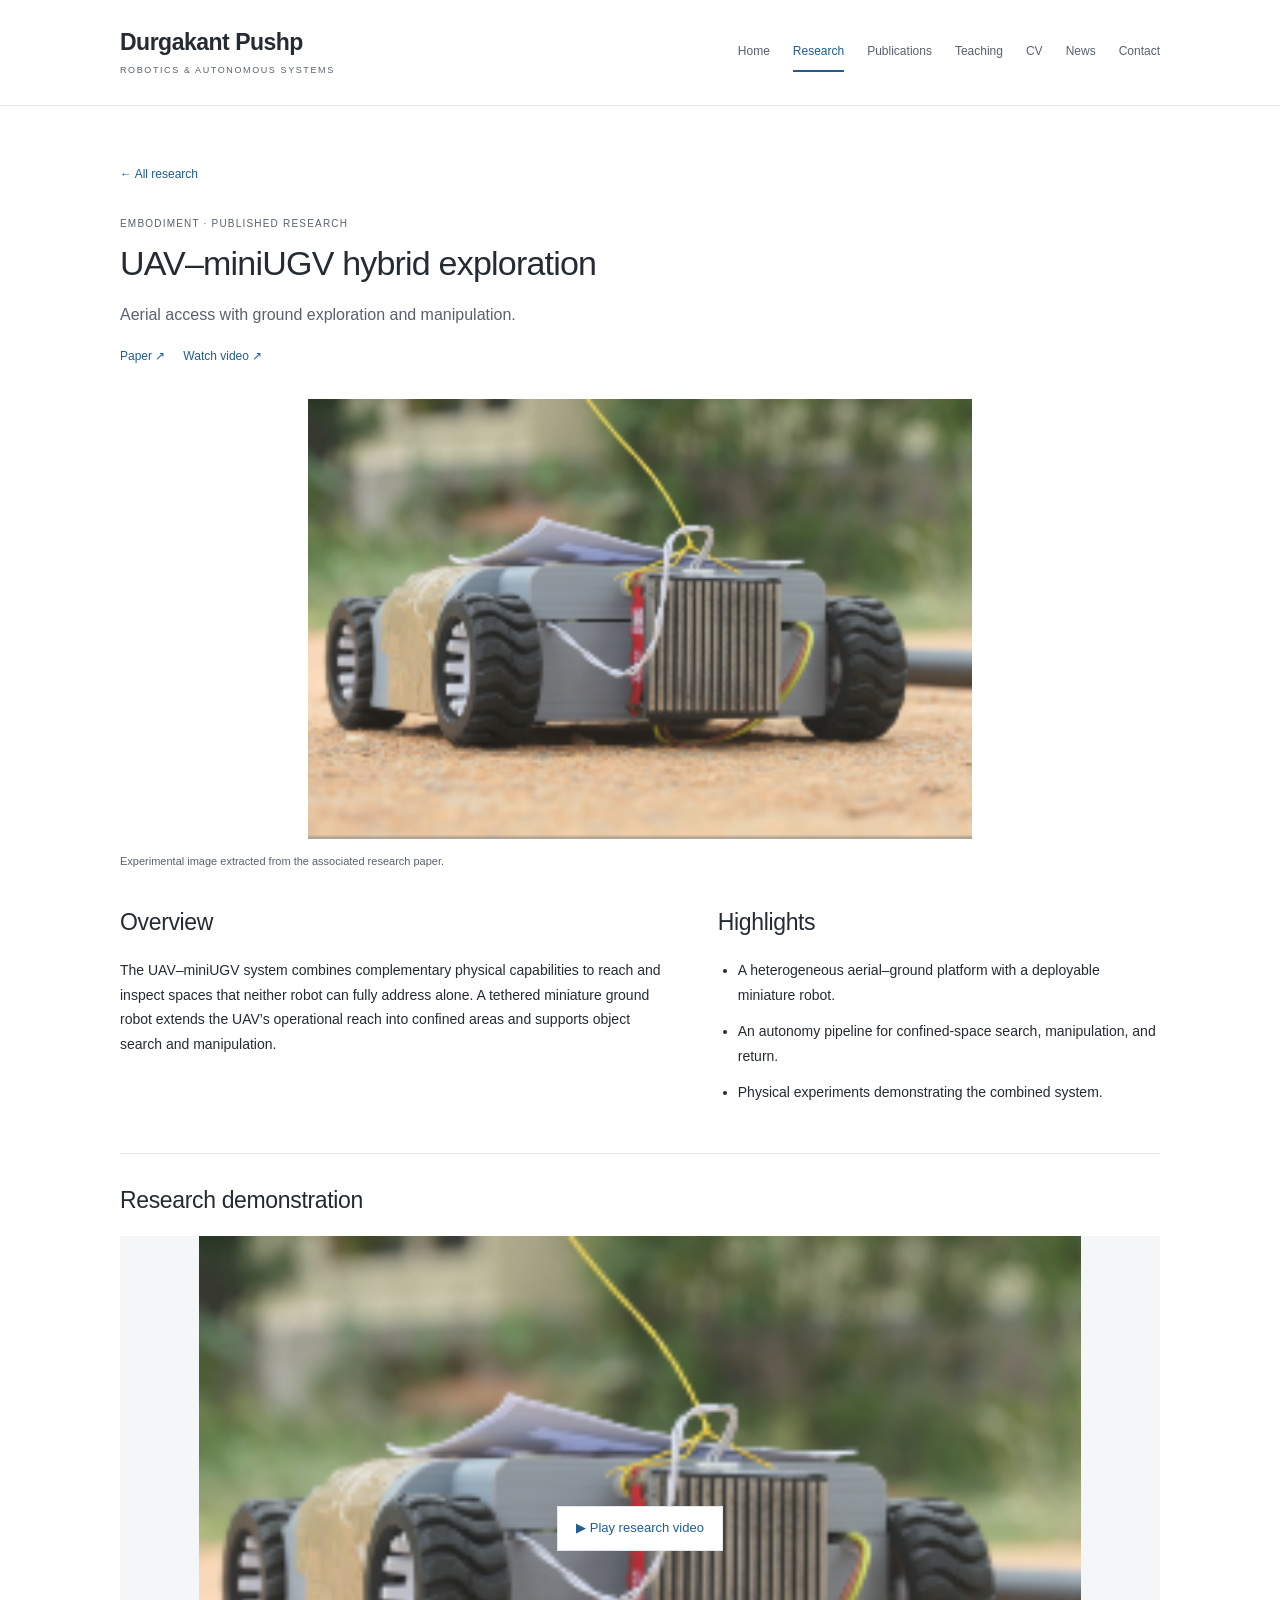
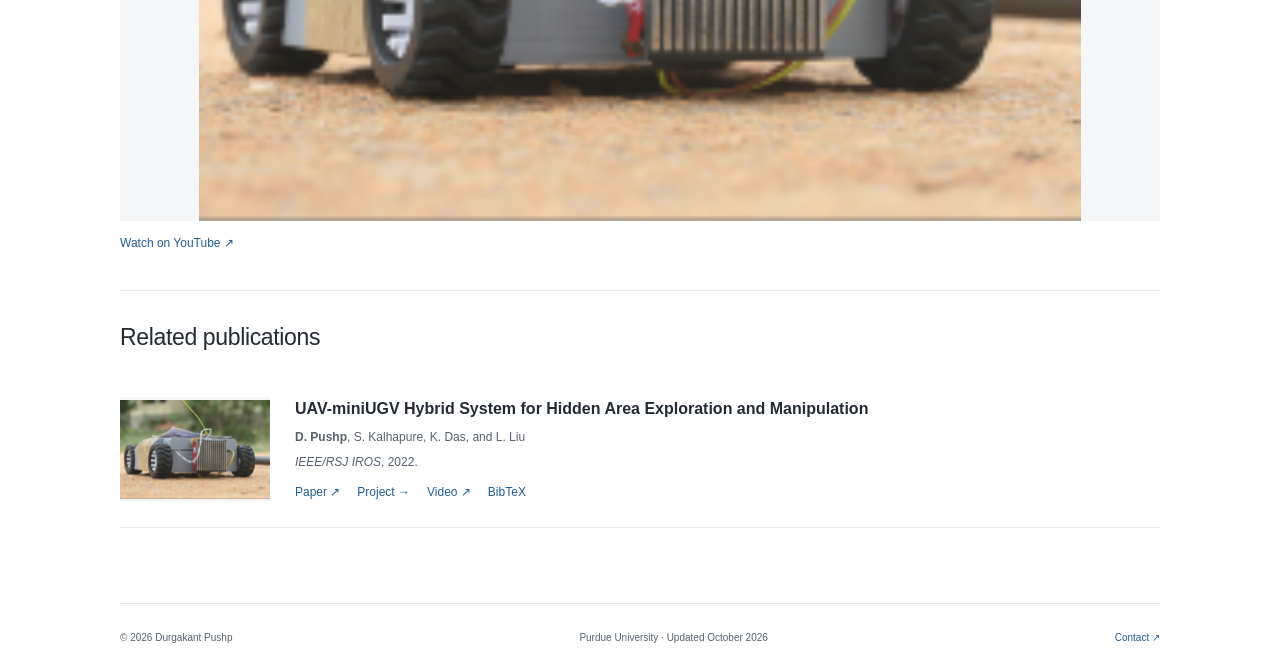
<file: project-hybrid-system.html>
<!doctype html>
<html lang="en"><head><meta charset="utf-8"><meta name="viewport" content="width=device-width,initial-scale=1">
<title>UAV–miniUGV hybrid exploration | Durgakant Pushp</title><meta name="description" content="A UAV transports a miniature ground robot that enters narrow spaces, searches for objects, and returns for retrieval.">
<link rel="canonical" href="https://dpushp.github.io/project-hybrid-system.html"><meta name="theme-color" content="#ffffff">
<meta property="og:title" content="UAV–miniUGV hybrid exploration | Durgakant Pushp"><meta property="og:description" content="A UAV transports a miniature ground robot that enters narrow spaces, searches for objects, and returns for retrieval."><meta property="og:type" content="website"><meta property="og:url" content="https://dpushp.github.io/project-hybrid-system.html"><meta property="og:image" content="https://dpushp.github.io/assets/images/profile.png">
<link rel="icon" href="assets/favicon.svg" type="image/svg+xml"><link rel="stylesheet" href="style.css?v=20261018">
<script src="videos.js?v=20261018" defer></script><script src="script.js?v=20261018" defer></script></head>
<body><a class="skip-link" href="#main">Skip to content</a><header class="site-header"><div class="container header-inner"><a class="brand" href="index.html">Durgakant Pushp<span>Robotics &amp; Autonomous Systems</span></a><button class="menu-toggle" aria-expanded="false" aria-controls="site-nav" type="button">Menu</button><nav id="site-nav" aria-label="Main navigation"><a href="index.html">Home</a><a href="research.html" aria-current="page">Research</a><a href="publications.html">Publications</a><a href="teaching.html">Teaching</a><a href="cv.html">CV</a><a href="news.html">News</a><a href="contact.html">Contact</a></nav></div></header>
<main id="main" class="container"><a class="back-link" href="research.html">← All research</a><div class="project-heading"><p class="eyebrow">Embodiment · Published research</p><h1>UAV–miniUGV hybrid exploration</h1><p class="lead">Aerial access with ground exploration and manipulation.</p><div class="resource-links"><a class="" href="https://arxiv.org/abs/2209.11704">Paper ↗</a><a data-video-link="hybrid-system" hidden>Watch video ↗</a></div></div><figure class="project-figure"><img class="" src="assets/images/hybrid.png" alt="UAV–miniUGV hybrid exploration experimental figure." loading="lazy" width="640" height="360"><figcaption>Experimental image extracted from the associated research paper.</figcaption></figure><div class="project-overview"><section><h2>Overview</h2><p>The UAV–miniUGV system combines complementary physical capabilities to reach and inspect spaces that neither robot can fully address alone. A tethered miniature ground robot extends the UAV’s operational reach into confined areas and supports object search and manipulation.</p></section><section><h2>Highlights</h2><ul><li>A heterogeneous aerial–ground platform with a deployable miniature robot.</li><li>An autonomy pipeline for confined-space search, manipulation, and return.</li><li>Physical experiments demonstrating the combined system.</li></ul></section></div><section class="section video-section" data-video-section="hybrid-system" hidden><h2>Research demonstration</h2><div class="video-container" data-video-player="hybrid-system"></div><p class="small"><a data-video-link="hybrid-system" hidden>Watch on YouTube ↗</a></p><noscript>Open the associated paper for its supplementary video.</noscript></section><section class="section"><h2>Related publications</h2><article class="paper" data-kind="Conference"><a class="paper-image" href="project-hybrid-system.html"><img class="" src="assets/images/hybrid.png" alt="UAV–miniUGV hybrid exploration experimental figure." loading="lazy" width="640" height="360"></a><div><h3><a class="" href="https://arxiv.org/abs/2209.11704">UAV-miniUGV Hybrid System for Hidden Area Exploration and Manipulation</a></h3><p class="authors"><strong>D. Pushp</strong>, S. Kalhapure, K. Das, and L. Liu</p><p class="venue"><em>IEEE/RSJ IROS</em>, 2022.</p><div class="resource-links"><a class="" href="https://arxiv.org/abs/2209.11704">Paper ↗</a><a class="" href="project-hybrid-system.html">Project →</a><a data-video-link="hybrid-system" hidden>Video ↗</a><details class="bibtex"><summary>BibTeX</summary><pre>@inproceedings{pushp2022c9,
  title = {UAV-miniUGV Hybrid System for Hidden Area Exploration and Manipulation},
  author = {D. Pushp and S. Kalhapure and K. Das and L. Liu},
  booktitle = {IEEE/RSJ IROS},
  year = {2022},
  url = {https://arxiv.org/abs/2209.11704}
}</pre></details></div></div></article></section></main><footer class="site-footer container"><span>© 2026 Durgakant Pushp</span><span>Purdue University · Updated October 2026</span><a href="contact.html">Contact ↗</a></footer></body></html>
</file>
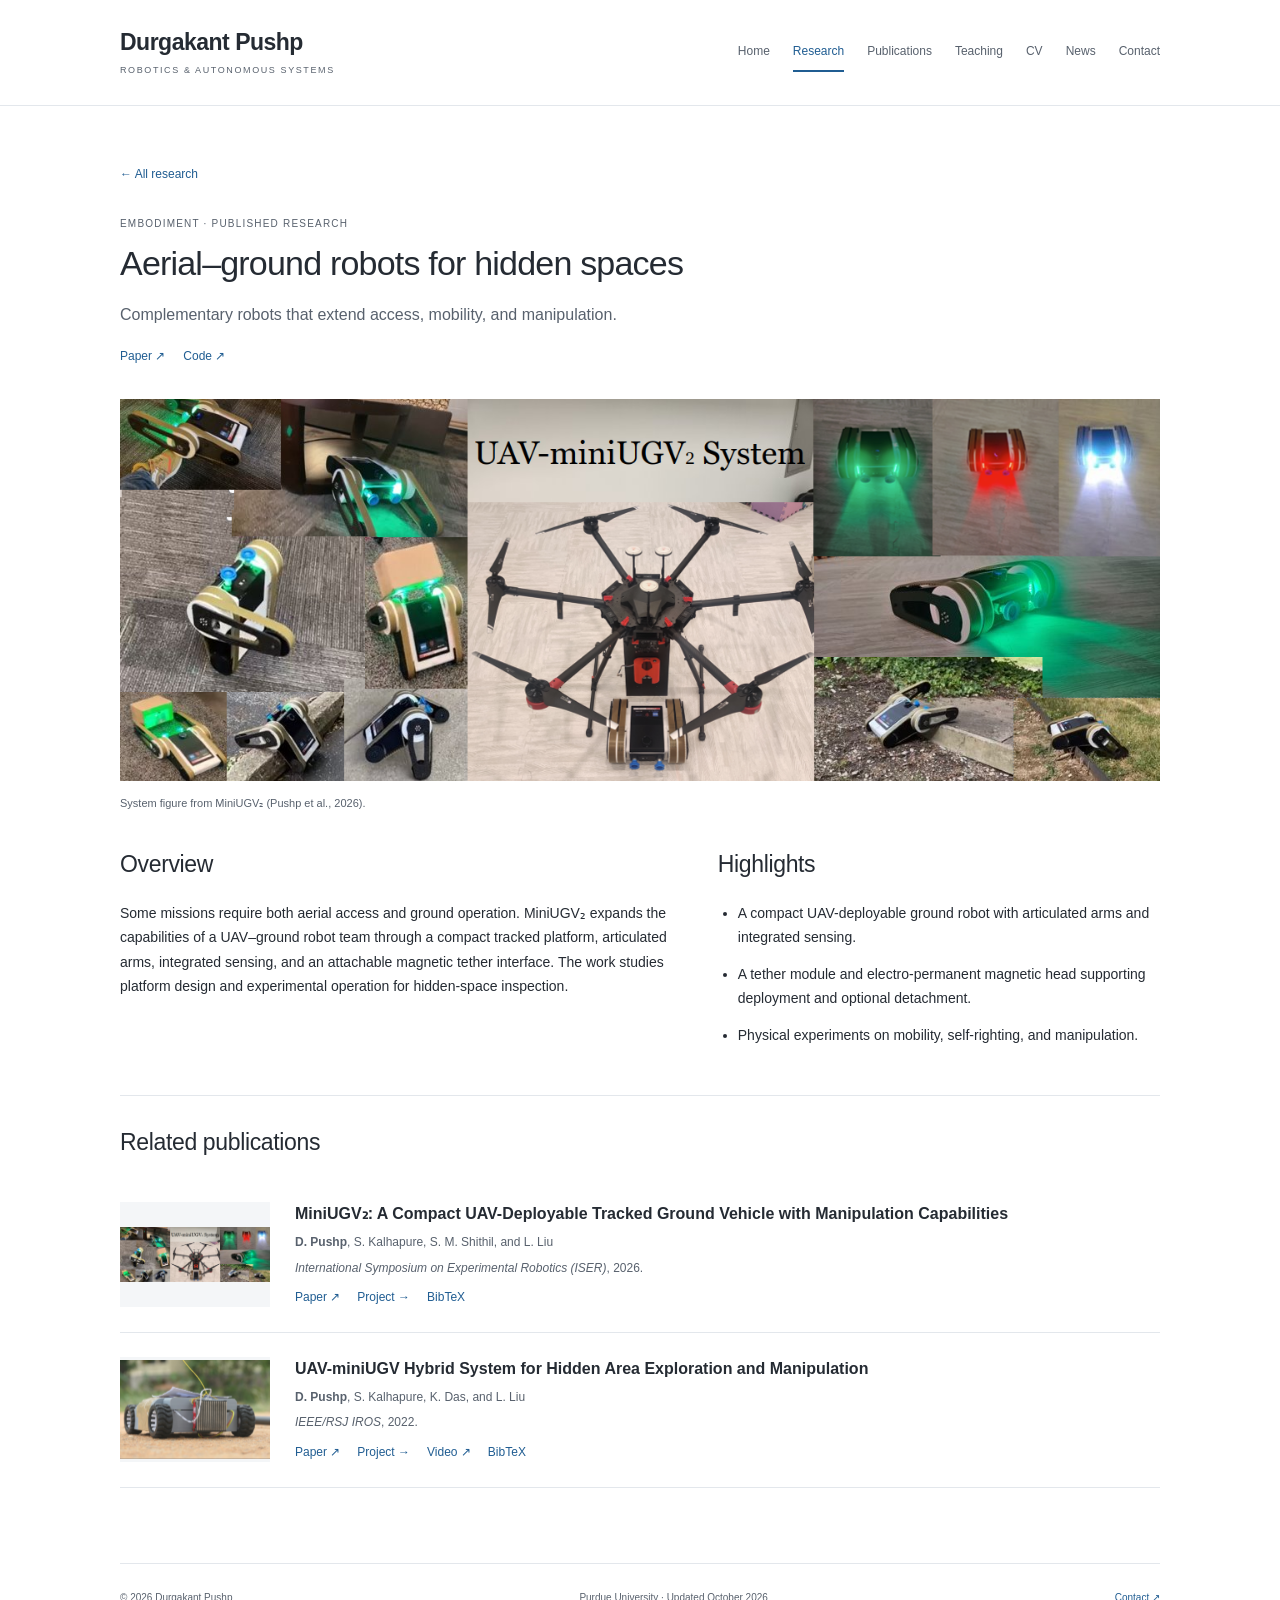
<file: project-miniugv2.html>
<!doctype html>
<html lang="en"><head><meta charset="utf-8"><meta name="viewport" content="width=device-width,initial-scale=1">
<title>Aerial–ground robots for hidden spaces | Durgakant Pushp</title><meta name="description" content="MiniUGV₂ combines a UAV-deployable tracked body, articulated arms, sensing, and a magnetic tether interface for confined-space missions.">
<link rel="canonical" href="https://dpushp.github.io/project-miniugv2.html"><meta name="theme-color" content="#ffffff">
<meta property="og:title" content="Aerial–ground robots for hidden spaces | Durgakant Pushp"><meta property="og:description" content="MiniUGV₂ combines a UAV-deployable tracked body, articulated arms, sensing, and a magnetic tether interface for confined-space missions."><meta property="og:type" content="website"><meta property="og:url" content="https://dpushp.github.io/project-miniugv2.html"><meta property="og:image" content="https://dpushp.github.io/assets/images/profile.png">
<link rel="icon" href="assets/favicon.svg" type="image/svg+xml"><link rel="stylesheet" href="style.css?v=20261018">
<script src="videos.js?v=20261018" defer></script><script src="script.js?v=20261018" defer></script></head>
<body><a class="skip-link" href="#main">Skip to content</a><header class="site-header"><div class="container header-inner"><a class="brand" href="index.html">Durgakant Pushp<span>Robotics &amp; Autonomous Systems</span></a><button class="menu-toggle" aria-expanded="false" aria-controls="site-nav" type="button">Menu</button><nav id="site-nav" aria-label="Main navigation"><a href="index.html">Home</a><a href="research.html" aria-current="page">Research</a><a href="publications.html">Publications</a><a href="teaching.html">Teaching</a><a href="cv.html">CV</a><a href="news.html">News</a><a href="contact.html">Contact</a></nav></div></header>
<main id="main" class="container"><a class="back-link" href="research.html">← All research</a><div class="project-heading"><p class="eyebrow">Embodiment · Published research</p><h1>Aerial–ground robots for hidden spaces</h1><p class="lead">Complementary robots that extend access, mobility, and manipulation.</p><div class="resource-links"><a class="" href="https://arxiv.org/abs/2603.00972">Paper ↗</a><a class="" href="https://github.com/Dpushp/drone-deployable-miniUGV2">Code ↗</a><a data-video-link="miniugv2" hidden>Watch video ↗</a></div></div><figure class="project-figure"><img class="" src="assets/images/miniugv2.png" alt="MiniUGV2 and the UAV deployment system described in the paper." loading="lazy" width="640" height="360"><figcaption>System figure from MiniUGV₂ (Pushp et al., 2026).</figcaption></figure><div class="project-overview"><section><h2>Overview</h2><p>Some missions require both aerial access and ground operation. MiniUGV₂ expands the capabilities of a UAV–ground robot team through a compact tracked platform, articulated arms, integrated sensing, and an attachable magnetic tether interface. The work studies platform design and experimental operation for hidden-space inspection.</p></section><section><h2>Highlights</h2><ul><li>A compact UAV-deployable ground robot with articulated arms and integrated sensing.</li><li>A tether module and electro-permanent magnetic head supporting deployment and optional detachment.</li><li>Physical experiments on mobility, self-righting, and manipulation.</li></ul></section></div><section class="section video-section" data-video-section="miniugv2" hidden><h2>Research demonstration</h2><div class="video-container" data-video-player="miniugv2"></div><p class="small"><a data-video-link="miniugv2" hidden>Watch on YouTube ↗</a></p><noscript>Open the associated paper for its supplementary video.</noscript></section><section class="section"><h2>Related publications</h2><article class="paper" data-kind="Conference"><a class="paper-image" href="project-miniugv2.html"><img class="" src="assets/images/miniugv2.png" alt="MiniUGV2 and the UAV deployment system described in the paper." loading="lazy" width="640" height="360"></a><div><h3><a class="" href="https://arxiv.org/abs/2603.00972">MiniUGV₂: A Compact UAV-Deployable Tracked Ground Vehicle with Manipulation Capabilities</a></h3><p class="authors"><strong>D. Pushp</strong>, S. Kalhapure, S. M. Shithil, and L. Liu</p><p class="venue"><em>International Symposium on Experimental Robotics (ISER)</em>, 2026.</p><div class="resource-links"><a class="" href="https://arxiv.org/abs/2603.00972">Paper ↗</a><a class="" href="project-miniugv2.html">Project →</a><a data-video-link="miniugv2" hidden>Video ↗</a><details class="bibtex"><summary>BibTeX</summary><pre>@inproceedings{pushp2026c3,
  title = {MiniUGV₂: A Compact UAV-Deployable Tracked Ground Vehicle with Manipulation Capabilities},
  author = {D. Pushp and S. Kalhapure and S. M. Shithil and L. Liu},
  booktitle = {International Symposium on Experimental Robotics (ISER)},
  year = {2026},
  url = {https://arxiv.org/abs/2603.00972}
}</pre></details></div></div></article><article class="paper" data-kind="Conference"><a class="paper-image" href="project-hybrid-system.html"><img class="" src="assets/images/hybrid.png" alt="UAV–miniUGV hybrid exploration experimental figure." loading="lazy" width="640" height="360"></a><div><h3><a class="" href="https://arxiv.org/abs/2209.11704">UAV-miniUGV Hybrid System for Hidden Area Exploration and Manipulation</a></h3><p class="authors"><strong>D. Pushp</strong>, S. Kalhapure, K. Das, and L. Liu</p><p class="venue"><em>IEEE/RSJ IROS</em>, 2022.</p><div class="resource-links"><a class="" href="https://arxiv.org/abs/2209.11704">Paper ↗</a><a class="" href="project-hybrid-system.html">Project →</a><a data-video-link="hybrid-system" hidden>Video ↗</a><details class="bibtex"><summary>BibTeX</summary><pre>@inproceedings{pushp2022c9,
  title = {UAV-miniUGV Hybrid System for Hidden Area Exploration and Manipulation},
  author = {D. Pushp and S. Kalhapure and K. Das and L. Liu},
  booktitle = {IEEE/RSJ IROS},
  year = {2022},
  url = {https://arxiv.org/abs/2209.11704}
}</pre></details></div></div></article></section></main><footer class="site-footer container"><span>© 2026 Durgakant Pushp</span><span>Purdue University · Updated October 2026</span><a href="contact.html">Contact ↗</a></footer></body></html>
</file>
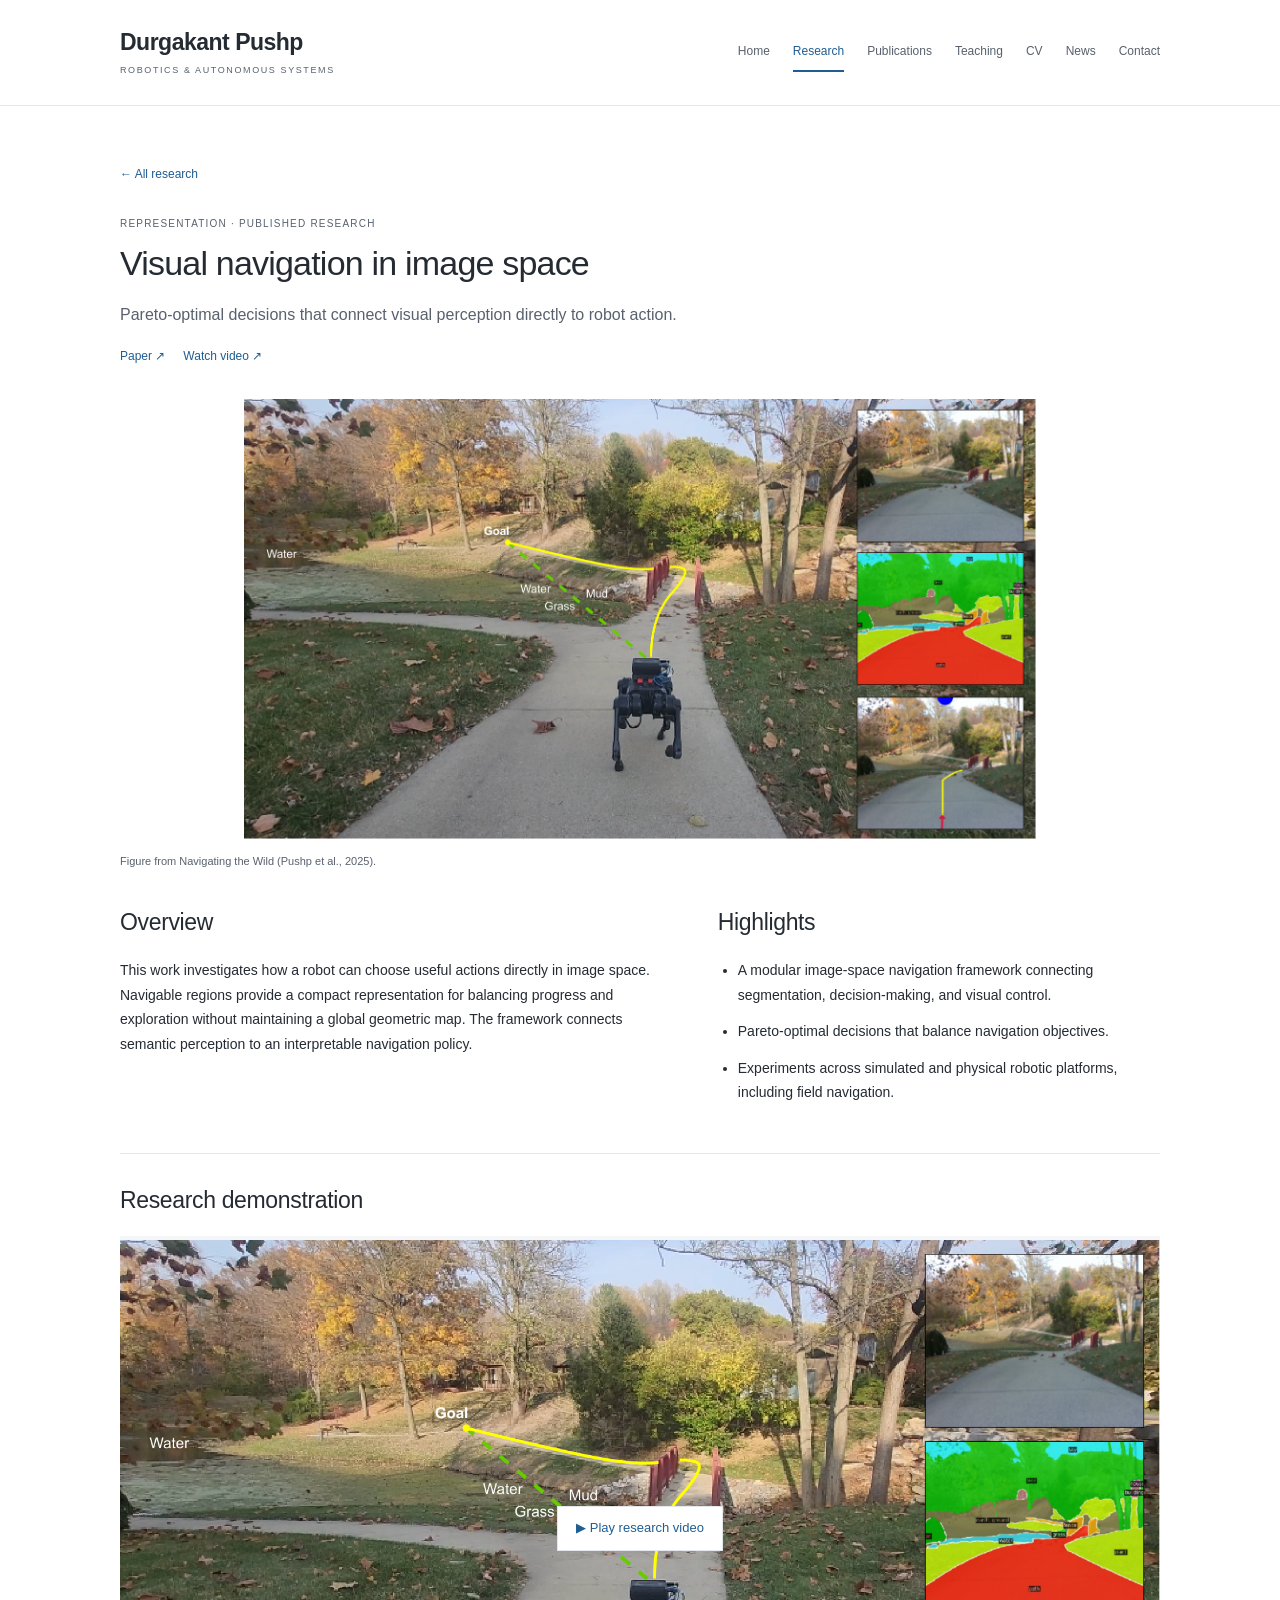
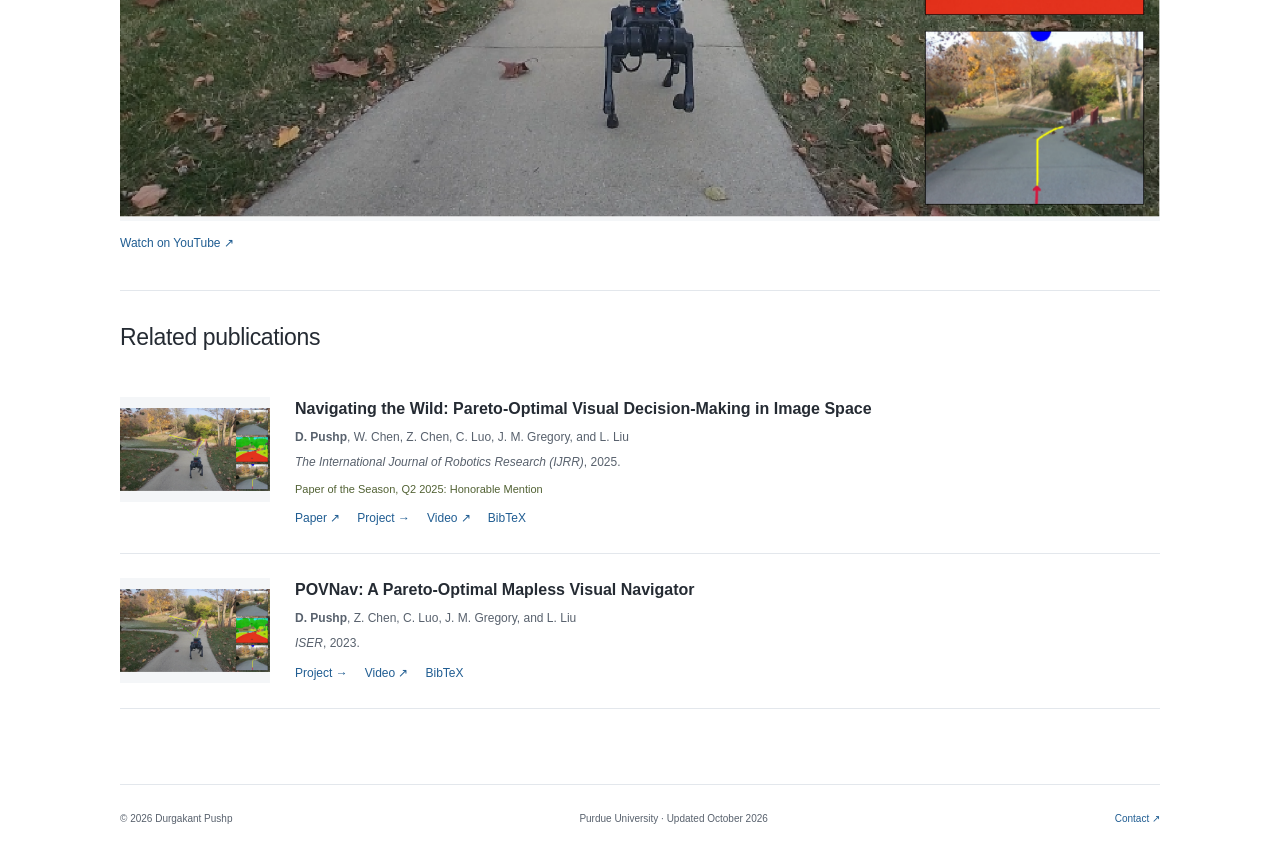
<file: project-povnav.html>
<!doctype html>
<html lang="en"><head><meta charset="utf-8"><meta name="viewport" content="width=device-width,initial-scale=1">
<title>Visual navigation in image space | Durgakant Pushp</title><meta name="description" content="POVNav combines semantic understanding, Pareto-optimal decision-making, and visual servoing for navigation in complex environments.">
<link rel="canonical" href="https://dpushp.github.io/project-povnav.html"><meta name="theme-color" content="#ffffff">
<meta property="og:title" content="Visual navigation in image space | Durgakant Pushp"><meta property="og:description" content="POVNav combines semantic understanding, Pareto-optimal decision-making, and visual servoing for navigation in complex environments."><meta property="og:type" content="website"><meta property="og:url" content="https://dpushp.github.io/project-povnav.html"><meta property="og:image" content="https://dpushp.github.io/assets/images/profile.png">
<link rel="icon" href="assets/favicon.svg" type="image/svg+xml"><link rel="stylesheet" href="style.css?v=20261018">
<script src="videos.js?v=20261018" defer></script><script src="script.js?v=20261018" defer></script></head>
<body><a class="skip-link" href="#main">Skip to content</a><header class="site-header"><div class="container header-inner"><a class="brand" href="index.html">Durgakant Pushp<span>Robotics &amp; Autonomous Systems</span></a><button class="menu-toggle" aria-expanded="false" aria-controls="site-nav" type="button">Menu</button><nav id="site-nav" aria-label="Main navigation"><a href="index.html">Home</a><a href="research.html" aria-current="page">Research</a><a href="publications.html">Publications</a><a href="teaching.html">Teaching</a><a href="cv.html">CV</a><a href="news.html">News</a><a href="contact.html">Contact</a></nav></div></header>
<main id="main" class="container"><a class="back-link" href="research.html">← All research</a><div class="project-heading"><p class="eyebrow">Representation · Published research</p><h1>Visual navigation in image space</h1><p class="lead">Pareto-optimal decisions that connect visual perception directly to robot action.</p><div class="resource-links"><a class="" href="https://arxiv.org/abs/2511.07750">Paper ↗</a><a data-video-link="povnav" hidden>Watch video ↗</a></div></div><figure class="project-figure"><img class="" src="assets/images/povnav.png" alt="Experiments and visual navigation examples from the POVNav paper." loading="lazy" width="640" height="360"><figcaption>Figure from Navigating the Wild (Pushp et al., 2025).</figcaption></figure><div class="project-overview"><section><h2>Overview</h2><p>This work investigates how a robot can choose useful actions directly in image space. Navigable regions provide a compact representation for balancing progress and exploration without maintaining a global geometric map. The framework connects semantic perception to an interpretable navigation policy.</p></section><section><h2>Highlights</h2><ul><li>A modular image-space navigation framework connecting segmentation, decision-making, and visual control.</li><li>Pareto-optimal decisions that balance navigation objectives.</li><li>Experiments across simulated and physical robotic platforms, including field navigation.</li></ul></section></div><section class="section video-section" data-video-section="povnav" hidden><h2>Research demonstration</h2><div class="video-container" data-video-player="povnav"></div><p class="small"><a data-video-link="povnav" hidden>Watch on YouTube ↗</a></p><noscript>Open the associated paper for its supplementary video.</noscript></section><section class="section"><h2>Related publications</h2><article class="paper" data-kind="Journal"><a class="paper-image" href="project-povnav.html"><img class="" src="assets/images/povnav.png" alt="Experiments and visual navigation examples from the POVNav paper." loading="lazy" width="640" height="360"></a><div><h3><a class="" href="https://arxiv.org/abs/2511.07750">Navigating the Wild: Pareto-Optimal Visual Decision-Making in Image Space</a></h3><p class="authors"><strong>D. Pushp</strong>, W. Chen, Z. Chen, C. Luo, J. M. Gregory, and L. Liu</p><p class="venue"><em>The International Journal of Robotics Research (IJRR)</em>, 2025.</p><p class="award">Paper of the Season, Q2 2025: Honorable Mention</p><div class="resource-links"><a class="" href="https://arxiv.org/abs/2511.07750">Paper ↗</a><a class="" href="project-povnav.html">Project →</a><a data-video-link="povnav" hidden>Video ↗</a><details class="bibtex"><summary>BibTeX</summary><pre>@article{pushp2025j1,
  title = {Navigating the Wild: Pareto-Optimal Visual Decision-Making in Image Space},
  author = {D. Pushp and W. Chen and Z. Chen and C. Luo and J. M. Gregory and L. Liu},
  journal = {The International Journal of Robotics Research (IJRR)},
  year = {2025},
  url = {https://arxiv.org/abs/2511.07750}
}</pre></details></div></div></article><article class="paper" data-kind="Conference"><a class="paper-image" href="project-povnav.html"><img class="" src="assets/images/povnav.png" alt="Experiments and visual navigation examples from the POVNav paper." loading="lazy" width="640" height="360"></a><div><h3>POVNav: A Pareto-Optimal Mapless Visual Navigator</h3><p class="authors"><strong>D. Pushp</strong>, Z. Chen, C. Luo, J. M. Gregory, and L. Liu</p><p class="venue"><em>ISER</em>, 2023.</p><div class="resource-links"><a class="" href="project-povnav.html">Project →</a><a data-video-link="povnav" hidden>Video ↗</a><details class="bibtex"><summary>BibTeX</summary><pre>@inproceedings{pushp2023c7,
  title = {POVNav: A Pareto-Optimal Mapless Visual Navigator},
  author = {D. Pushp and Z. Chen and C. Luo and J. M. Gregory and L. Liu},
  booktitle = {ISER},
  year = {2023}
}</pre></details></div></div></article></section></main><footer class="site-footer container"><span>© 2026 Durgakant Pushp</span><span>Purdue University · Updated October 2026</span><a href="contact.html">Contact ↗</a></footer></body></html>
</file>
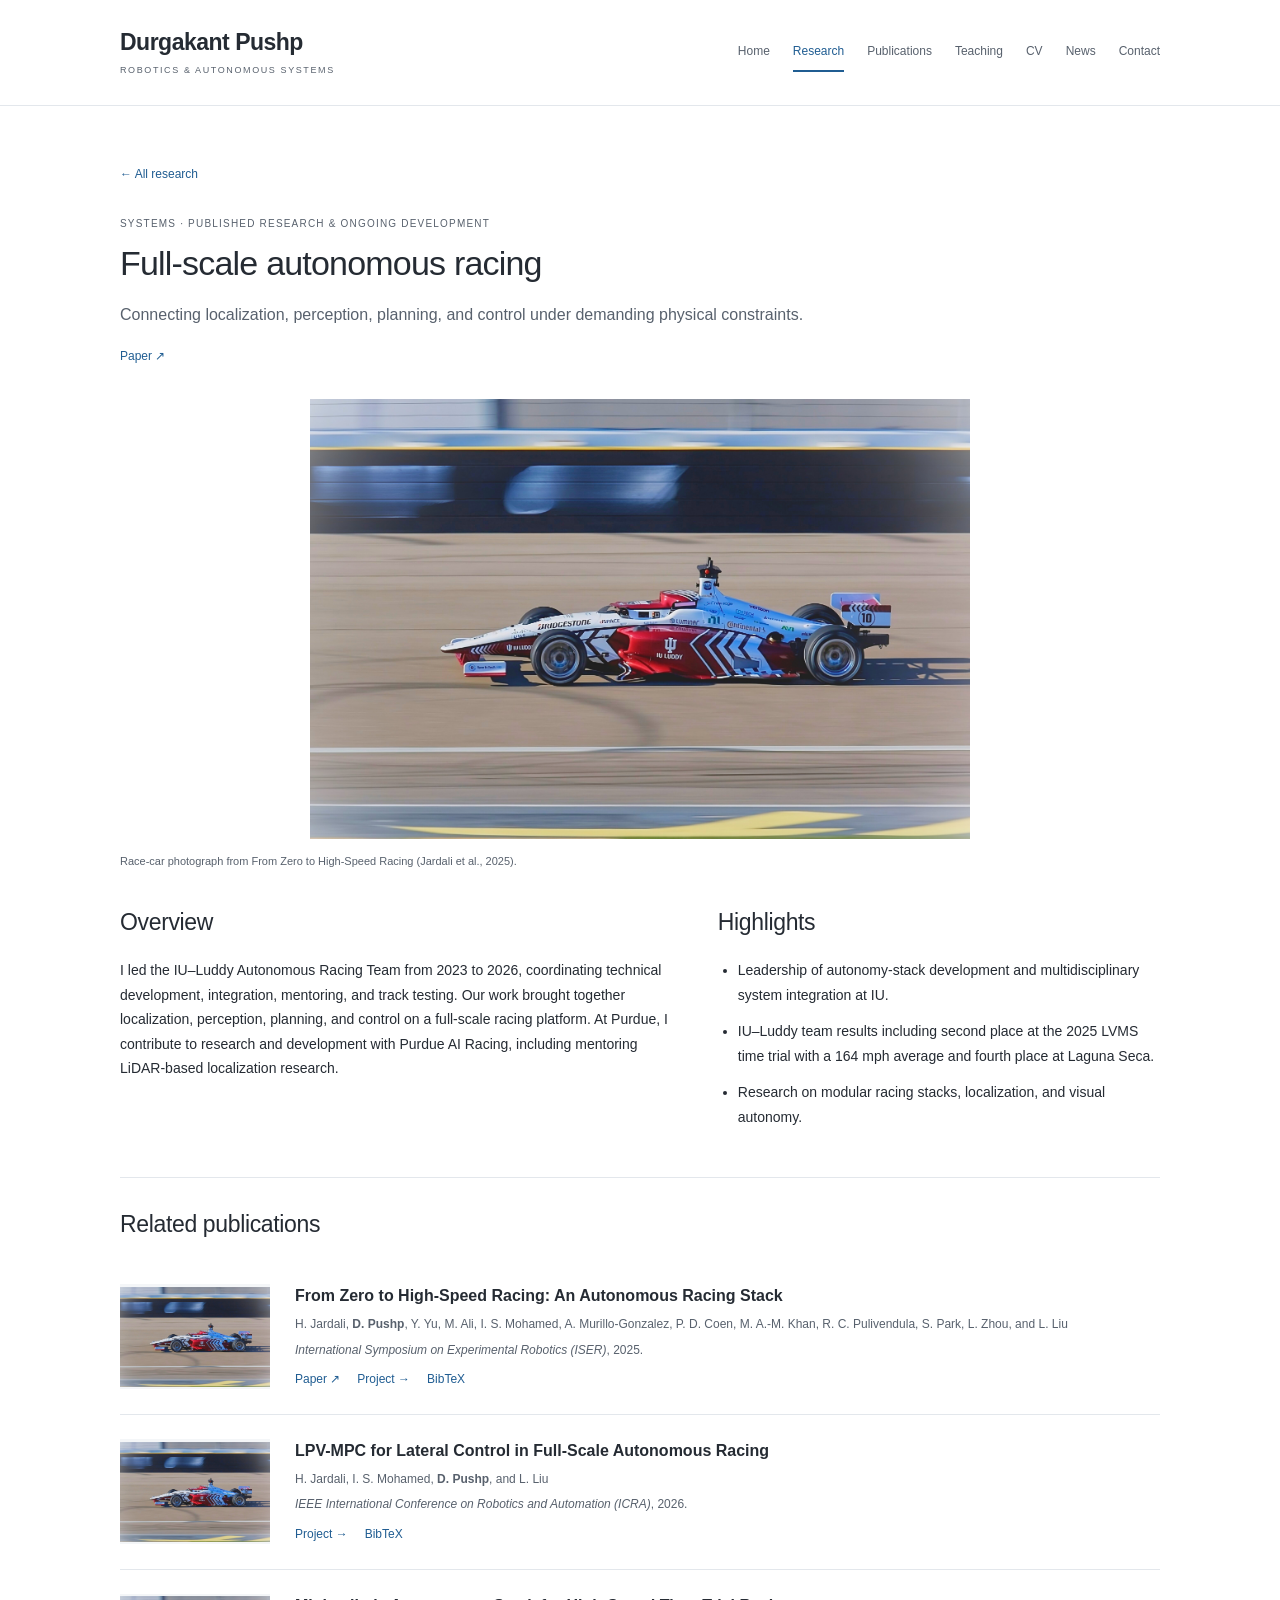
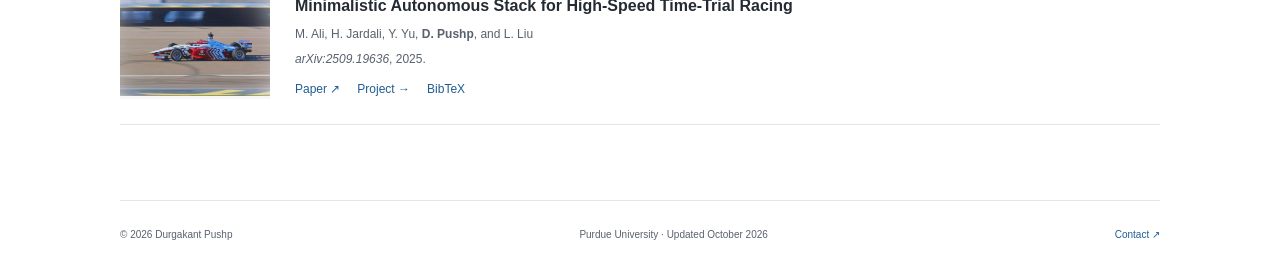
<file: project-racing.html>
<!doctype html>
<html lang="en"><head><meta charset="utf-8"><meta name="viewport" content="width=device-width,initial-scale=1">
<title>Full-scale autonomous racing | Durgakant Pushp</title><meta name="description" content="Full-stack autonomy and track experiments at Indianapolis, Las Vegas, Laguna Seca, and Kentucky Motor Speedway.">
<link rel="canonical" href="https://dpushp.github.io/project-racing.html"><meta name="theme-color" content="#ffffff">
<meta property="og:title" content="Full-scale autonomous racing | Durgakant Pushp"><meta property="og:description" content="Full-stack autonomy and track experiments at Indianapolis, Las Vegas, Laguna Seca, and Kentucky Motor Speedway."><meta property="og:type" content="website"><meta property="og:url" content="https://dpushp.github.io/project-racing.html"><meta property="og:image" content="https://dpushp.github.io/assets/images/profile.png">
<link rel="icon" href="assets/favicon.svg" type="image/svg+xml"><link rel="stylesheet" href="style.css?v=20261018">
<script src="videos.js?v=20261018" defer></script><script src="script.js?v=20261018" defer></script></head>
<body><a class="skip-link" href="#main">Skip to content</a><header class="site-header"><div class="container header-inner"><a class="brand" href="index.html">Durgakant Pushp<span>Robotics &amp; Autonomous Systems</span></a><button class="menu-toggle" aria-expanded="false" aria-controls="site-nav" type="button">Menu</button><nav id="site-nav" aria-label="Main navigation"><a href="index.html">Home</a><a href="research.html" aria-current="page">Research</a><a href="publications.html">Publications</a><a href="teaching.html">Teaching</a><a href="cv.html">CV</a><a href="news.html">News</a><a href="contact.html">Contact</a></nav></div></header>
<main id="main" class="container"><a class="back-link" href="research.html">← All research</a><div class="project-heading"><p class="eyebrow">Systems · Published research &amp; ongoing development</p><h1>Full-scale autonomous racing</h1><p class="lead">Connecting localization, perception, planning, and control under demanding physical constraints.</p><div class="resource-links"><a class="" href="https://arxiv.org/abs/2512.06892">Paper ↗</a><a data-video-link="racing" hidden>Watch video ↗</a></div></div><figure class="project-figure"><img class="" src="assets/images/racing.jpg" alt="IU–Luddy autonomous race car at Las Vegas Motor Speedway." loading="lazy" width="640" height="360"><figcaption>Race-car photograph from From Zero to High-Speed Racing (Jardali et al., 2025).</figcaption></figure><div class="project-overview"><section><h2>Overview</h2><p>I led the IU–Luddy Autonomous Racing Team from 2023 to 2026, coordinating technical development, integration, mentoring, and track testing. Our work brought together localization, perception, planning, and control on a full-scale racing platform. At Purdue, I contribute to research and development with Purdue AI Racing, including mentoring LiDAR-based localization research.</p></section><section><h2>Highlights</h2><ul><li>Leadership of autonomy-stack development and multidisciplinary system integration at IU.</li><li>IU–Luddy team results including second place at the 2025 LVMS time trial with a 164 mph average and fourth place at Laguna Seca.</li><li>Research on modular racing stacks, localization, and visual autonomy.</li></ul></section></div><section class="section video-section" data-video-section="racing" hidden><h2>Research demonstration</h2><div class="video-container" data-video-player="racing"></div><p class="small"><a data-video-link="racing" hidden>Watch on YouTube ↗</a></p><noscript>Open the associated paper for its supplementary video.</noscript></section><section class="section"><h2>Related publications</h2><article class="paper" data-kind="Conference"><a class="paper-image" href="project-racing.html"><img class="" src="assets/images/racing.jpg" alt="IU–Luddy autonomous race car at Las Vegas Motor Speedway." loading="lazy" width="640" height="360"></a><div><h3><a class="" href="https://arxiv.org/abs/2512.06892">From Zero to High-Speed Racing: An Autonomous Racing Stack</a></h3><p class="authors">H. Jardali, <strong>D. Pushp</strong>, Y. Yu, M. Ali, I. S. Mohamed, A. Murillo-Gonzalez, P. D. Coen, M. A.-M. Khan, R. C. Pulivendula, S. Park, L. Zhou, and L. Liu</p><p class="venue"><em>International Symposium on Experimental Robotics (ISER)</em>, 2025.</p><div class="resource-links"><a class="" href="https://arxiv.org/abs/2512.06892">Paper ↗</a><a class="" href="project-racing.html">Project →</a><a data-video-link="racing" hidden>Video ↗</a><details class="bibtex"><summary>BibTeX</summary><pre>@inproceedings{pushp2025c4,
  title = {From Zero to High-Speed Racing: An Autonomous Racing Stack},
  author = {H. Jardali and D. Pushp and Y. Yu and M. Ali and I. S. Mohamed and A. Murillo-Gonzalez and P. D. Coen and M. A.-M. Khan and R. C. Pulivendula and S. Park and L. Zhou and L. Liu},
  booktitle = {International Symposium on Experimental Robotics (ISER)},
  year = {2025},
  url = {https://arxiv.org/abs/2512.06892}
}</pre></details></div></div></article><article class="paper" data-kind="Conference"><a class="paper-image" href="project-racing.html"><img class="" src="assets/images/racing.jpg" alt="IU–Luddy autonomous race car at Las Vegas Motor Speedway." loading="lazy" width="640" height="360"></a><div><h3>LPV-MPC for Lateral Control in Full-Scale Autonomous Racing</h3><p class="authors">H. Jardali, I. S. Mohamed, <strong>D. Pushp</strong>, and L. Liu</p><p class="venue"><em>IEEE International Conference on Robotics and Automation (ICRA)</em>, 2026.</p><div class="resource-links"><a class="" href="project-racing.html">Project →</a><a data-video-link="racing" hidden>Video ↗</a><details class="bibtex"><summary>BibTeX</summary><pre>@inproceedings{pushp2026c1,
  title = {LPV-MPC for Lateral Control in Full-Scale Autonomous Racing},
  author = {H. Jardali and I. S. Mohamed and D. Pushp and L. Liu},
  booktitle = {IEEE International Conference on Robotics and Automation (ICRA)},
  year = {2026}
}</pre></details></div></div></article><article class="paper" data-kind="Preprint"><a class="paper-image" href="project-racing.html"><img class="" src="assets/images/racing.jpg" alt="IU–Luddy autonomous race car at Las Vegas Motor Speedway." loading="lazy" width="640" height="360"></a><div><h3><a class="" href="https://arxiv.org/abs/2509.19636">Minimalistic Autonomous Stack for High-Speed Time-Trial Racing</a></h3><p class="authors">M. Ali, H. Jardali, Y. Yu, <strong>D. Pushp</strong>, and L. Liu</p><p class="venue"><em>arXiv:2509.19636</em>, 2025.</p><div class="resource-links"><a class="" href="https://arxiv.org/abs/2509.19636">Paper ↗</a><a class="" href="project-racing.html">Project →</a><a data-video-link="racing" hidden>Video ↗</a><details class="bibtex"><summary>BibTeX</summary><pre>@misc{pushp2025p1,
  title = {Minimalistic Autonomous Stack for High-Speed Time-Trial Racing},
  author = {M. Ali and H. Jardali and Y. Yu and D. Pushp and L. Liu},
  howpublished = {arXiv:2509.19636},
  year = {2025},
  url = {https://arxiv.org/abs/2509.19636}
}</pre></details></div></div></article></section></main><footer class="site-footer container"><span>© 2026 Durgakant Pushp</span><span>Purdue University · Updated October 2026</span><a href="contact.html">Contact ↗</a></footer></body></html>
</file>
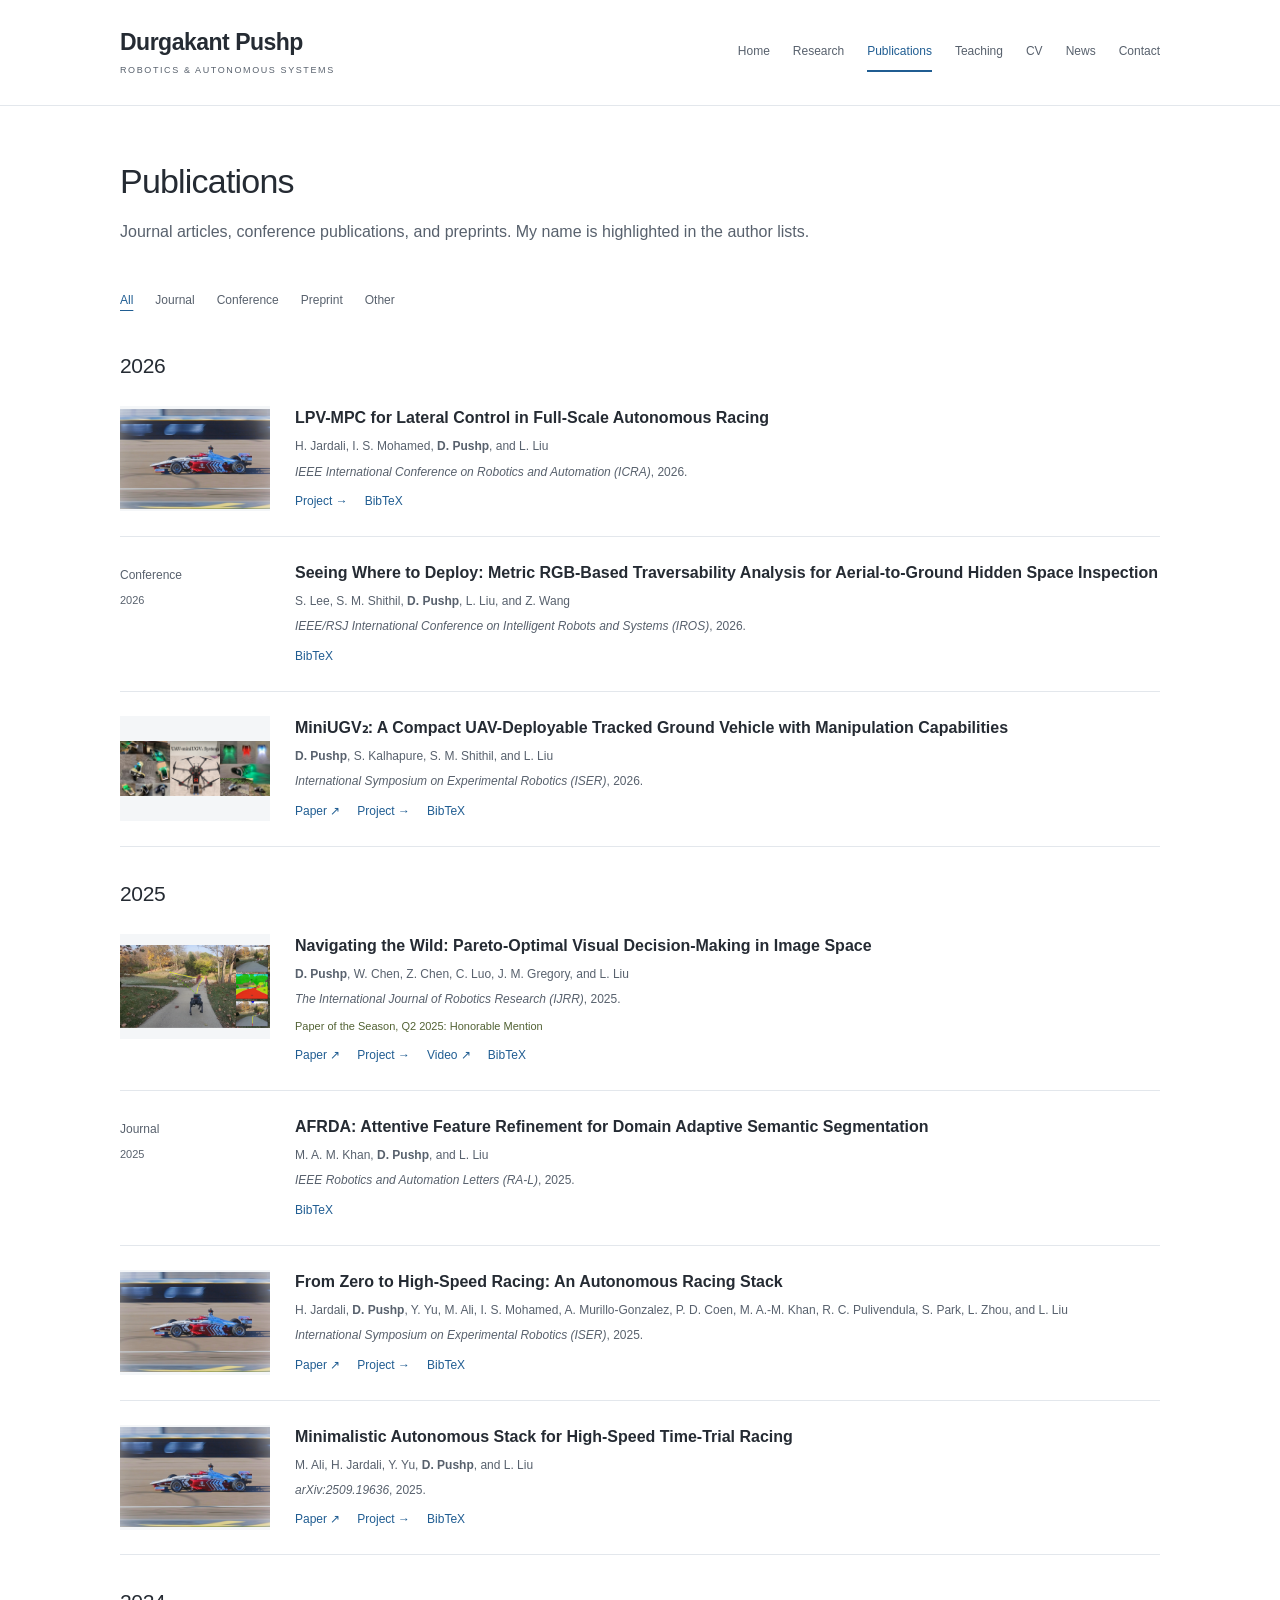
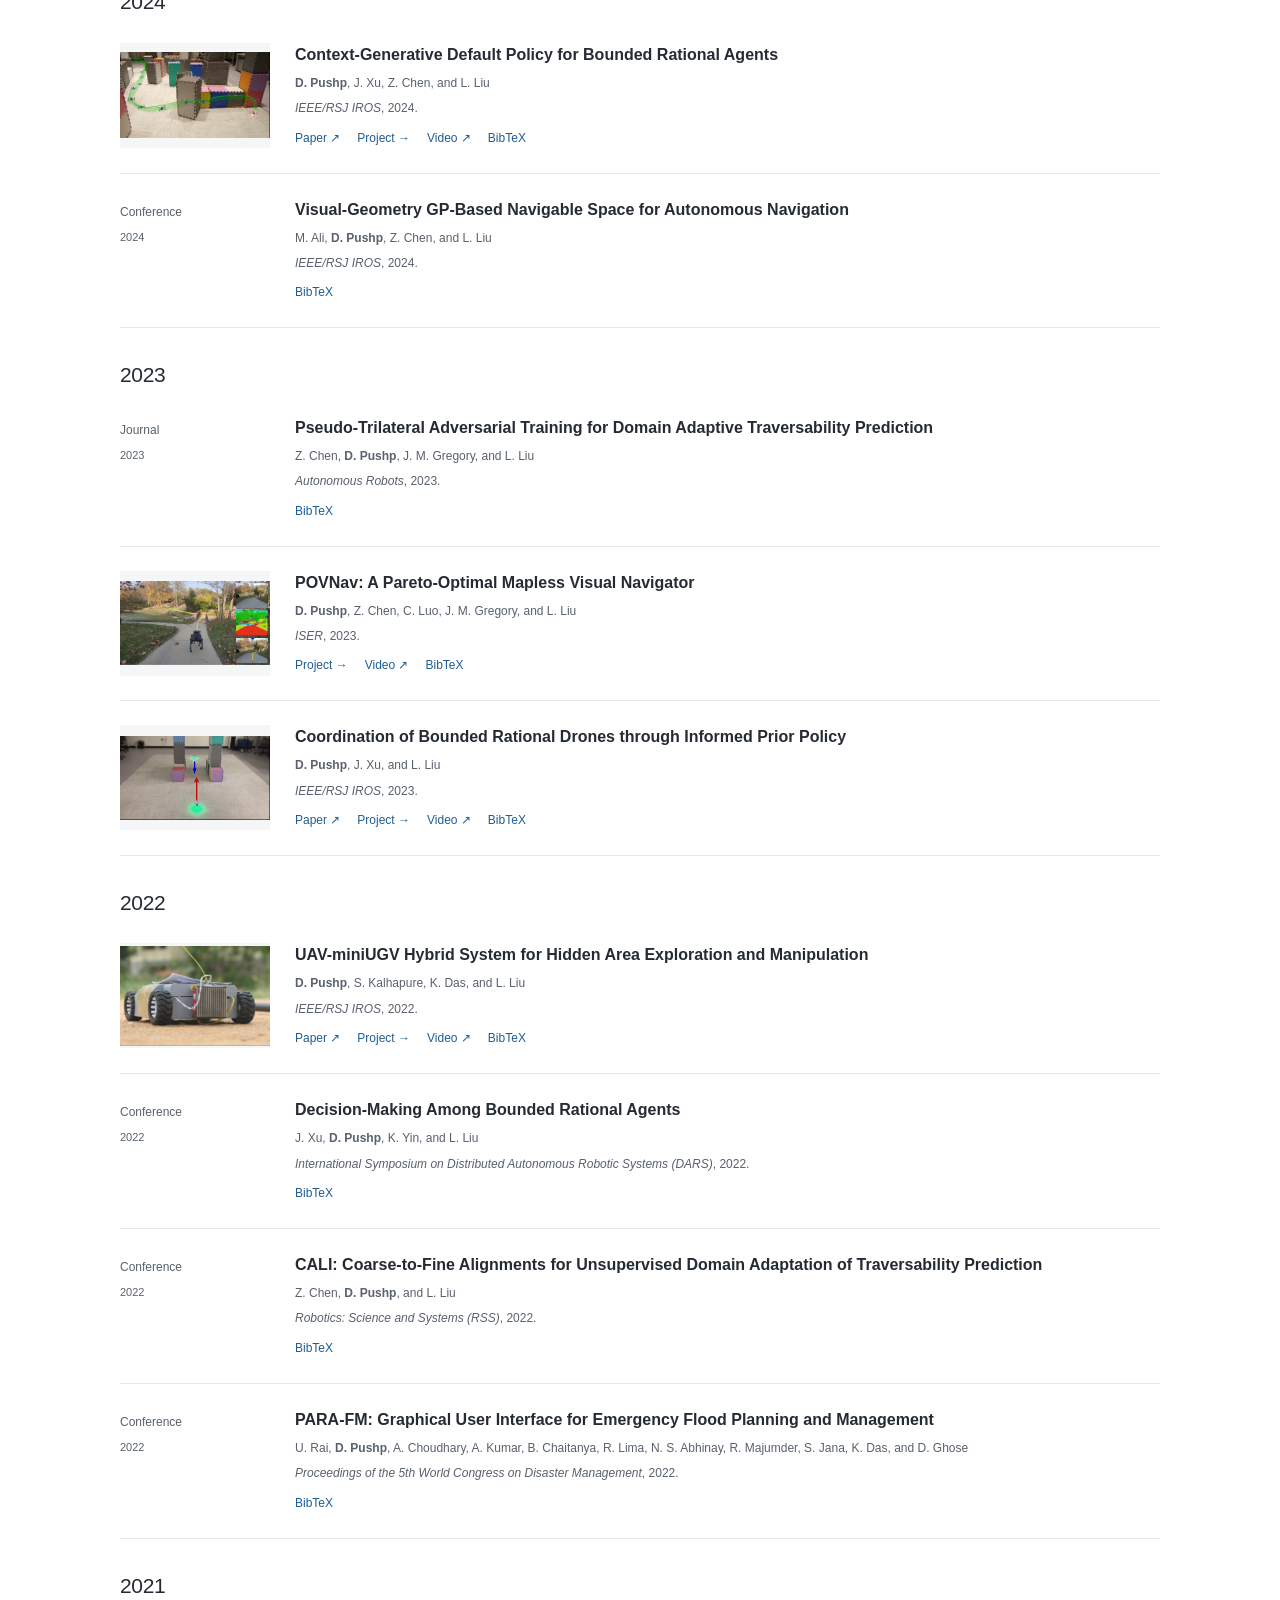
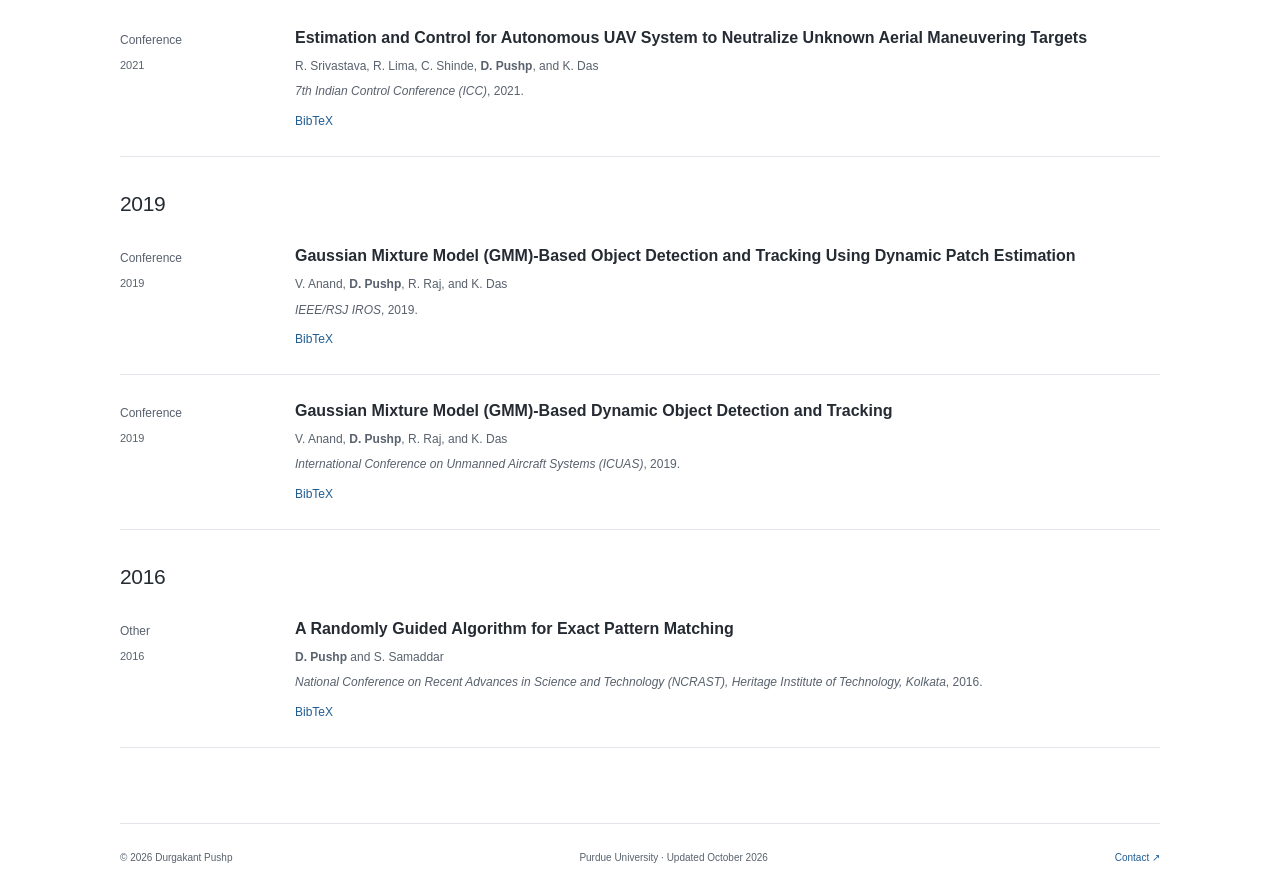
<file: publications.html>
<!doctype html>
<html lang="en"><head><meta charset="utf-8"><meta name="viewport" content="width=device-width,initial-scale=1">
<title>Publications | Durgakant Pushp</title><meta name="description" content="I study adaptive robotic intelligence under limits on information, computation, time, and energy. My research connects what a robot can physically do, how it represents the world, and how it chooses its actions.">
<link rel="canonical" href="https://dpushp.github.io/publications.html"><meta name="theme-color" content="#ffffff">
<meta property="og:title" content="Publications | Durgakant Pushp"><meta property="og:description" content="I study adaptive robotic intelligence under limits on information, computation, time, and energy. My research connects what a robot can physically do, how it represents the world, and how it chooses its actions."><meta property="og:type" content="website"><meta property="og:url" content="https://dpushp.github.io/publications.html"><meta property="og:image" content="https://dpushp.github.io/assets/images/profile.png">
<link rel="icon" href="assets/favicon.svg" type="image/svg+xml"><link rel="stylesheet" href="style.css?v=20261018">
<script src="videos.js?v=20261018" defer></script><script src="script.js?v=20261018" defer></script></head>
<body><a class="skip-link" href="#main">Skip to content</a><header class="site-header"><div class="container header-inner"><a class="brand" href="index.html">Durgakant Pushp<span>Robotics &amp; Autonomous Systems</span></a><button class="menu-toggle" aria-expanded="false" aria-controls="site-nav" type="button">Menu</button><nav id="site-nav" aria-label="Main navigation"><a href="index.html">Home</a><a href="research.html">Research</a><a href="publications.html" aria-current="page">Publications</a><a href="teaching.html">Teaching</a><a href="cv.html">CV</a><a href="news.html">News</a><a href="contact.html">Contact</a></nav></div></header>
<main id="main" class="container"><div class="page-heading"><h1>Publications</h1><p class="lead">Journal articles, conference publications, and preprints. My name is highlighted in the author lists.</p></div><div class="filters" data-filter-group="publications" hidden><button type="button" data-filter="All" aria-pressed="true">All</button><button type="button" data-filter="Journal" aria-pressed="false">Journal</button><button type="button" data-filter="Conference" aria-pressed="false">Conference</button><button type="button" data-filter="Preprint" aria-pressed="false">Preprint</button><button type="button" data-filter="Other" aria-pressed="false">Other</button></div><div id="publications"><section class="publication-year"><h2>2026</h2><article class="paper" data-kind="Conference"><a class="paper-image" href="project-racing.html"><img class="" src="assets/images/racing.jpg" alt="IU–Luddy autonomous race car at Las Vegas Motor Speedway." loading="lazy" width="640" height="360"></a><div><h3>LPV-MPC for Lateral Control in Full-Scale Autonomous Racing</h3><p class="authors">H. Jardali, I. S. Mohamed, <strong>D. Pushp</strong>, and L. Liu</p><p class="venue"><em>IEEE International Conference on Robotics and Automation (ICRA)</em>, 2026.</p><div class="resource-links"><a class="" href="project-racing.html">Project →</a><a data-video-link="racing" hidden>Video ↗</a><details class="bibtex"><summary>BibTeX</summary><pre>@inproceedings{pushp2026c1,
  title = {LPV-MPC for Lateral Control in Full-Scale Autonomous Racing},
  author = {H. Jardali and I. S. Mohamed and D. Pushp and L. Liu},
  booktitle = {IEEE International Conference on Robotics and Automation (ICRA)},
  year = {2026}
}</pre></details></div></div></article><article class="paper" data-kind="Conference"><div class="paper-label">Conference<span>2026</span></div><div><h3>Seeing Where to Deploy: Metric RGB-Based Traversability Analysis for Aerial-to-Ground Hidden Space Inspection</h3><p class="authors">S. Lee, S. M. Shithil, <strong>D. Pushp</strong>, L. Liu, and Z. Wang</p><p class="venue"><em>IEEE/RSJ International Conference on Intelligent Robots and Systems (IROS)</em>, 2026.</p><div class="resource-links"><details class="bibtex"><summary>BibTeX</summary><pre>@inproceedings{pushp2026c2,
  title = {Seeing Where to Deploy: Metric RGB-Based Traversability Analysis for Aerial-to-Ground Hidden Space Inspection},
  author = {S. Lee and S. M. Shithil and D. Pushp and L. Liu and Z. Wang},
  booktitle = {IEEE/RSJ International Conference on Intelligent Robots and Systems (IROS)},
  year = {2026}
}</pre></details></div></div></article><article class="paper" data-kind="Conference"><a class="paper-image" href="project-miniugv2.html"><img class="" src="assets/images/miniugv2.png" alt="MiniUGV2 and the UAV deployment system described in the paper." loading="lazy" width="640" height="360"></a><div><h3><a class="" href="https://arxiv.org/abs/2603.00972">MiniUGV₂: A Compact UAV-Deployable Tracked Ground Vehicle with Manipulation Capabilities</a></h3><p class="authors"><strong>D. Pushp</strong>, S. Kalhapure, S. M. Shithil, and L. Liu</p><p class="venue"><em>International Symposium on Experimental Robotics (ISER)</em>, 2026.</p><div class="resource-links"><a class="" href="https://arxiv.org/abs/2603.00972">Paper ↗</a><a class="" href="project-miniugv2.html">Project →</a><a data-video-link="miniugv2" hidden>Video ↗</a><details class="bibtex"><summary>BibTeX</summary><pre>@inproceedings{pushp2026c3,
  title = {MiniUGV₂: A Compact UAV-Deployable Tracked Ground Vehicle with Manipulation Capabilities},
  author = {D. Pushp and S. Kalhapure and S. M. Shithil and L. Liu},
  booktitle = {International Symposium on Experimental Robotics (ISER)},
  year = {2026},
  url = {https://arxiv.org/abs/2603.00972}
}</pre></details></div></div></article></section><section class="publication-year"><h2>2025</h2><article class="paper" data-kind="Journal"><a class="paper-image" href="project-povnav.html"><img class="" src="assets/images/povnav.png" alt="Experiments and visual navigation examples from the POVNav paper." loading="lazy" width="640" height="360"></a><div><h3><a class="" href="https://arxiv.org/abs/2511.07750">Navigating the Wild: Pareto-Optimal Visual Decision-Making in Image Space</a></h3><p class="authors"><strong>D. Pushp</strong>, W. Chen, Z. Chen, C. Luo, J. M. Gregory, and L. Liu</p><p class="venue"><em>The International Journal of Robotics Research (IJRR)</em>, 2025.</p><p class="award">Paper of the Season, Q2 2025: Honorable Mention</p><div class="resource-links"><a class="" href="https://arxiv.org/abs/2511.07750">Paper ↗</a><a class="" href="project-povnav.html">Project →</a><a data-video-link="povnav" hidden>Video ↗</a><details class="bibtex"><summary>BibTeX</summary><pre>@article{pushp2025j1,
  title = {Navigating the Wild: Pareto-Optimal Visual Decision-Making in Image Space},
  author = {D. Pushp and W. Chen and Z. Chen and C. Luo and J. M. Gregory and L. Liu},
  journal = {The International Journal of Robotics Research (IJRR)},
  year = {2025},
  url = {https://arxiv.org/abs/2511.07750}
}</pre></details></div></div></article><article class="paper" data-kind="Journal"><div class="paper-label">Journal<span>2025</span></div><div><h3>AFRDA: Attentive Feature Refinement for Domain Adaptive Semantic Segmentation</h3><p class="authors">M. A. M. Khan, <strong>D. Pushp</strong>, and L. Liu</p><p class="venue"><em>IEEE Robotics and Automation Letters (RA-L)</em>, 2025.</p><div class="resource-links"><details class="bibtex"><summary>BibTeX</summary><pre>@article{pushp2025j2,
  title = {AFRDA: Attentive Feature Refinement for Domain Adaptive Semantic Segmentation},
  author = {M. A. M. Khan and D. Pushp and L. Liu},
  journal = {IEEE Robotics and Automation Letters (RA-L)},
  year = {2025}
}</pre></details></div></div></article><article class="paper" data-kind="Conference"><a class="paper-image" href="project-racing.html"><img class="" src="assets/images/racing.jpg" alt="IU–Luddy autonomous race car at Las Vegas Motor Speedway." loading="lazy" width="640" height="360"></a><div><h3><a class="" href="https://arxiv.org/abs/2512.06892">From Zero to High-Speed Racing: An Autonomous Racing Stack</a></h3><p class="authors">H. Jardali, <strong>D. Pushp</strong>, Y. Yu, M. Ali, I. S. Mohamed, A. Murillo-Gonzalez, P. D. Coen, M. A.-M. Khan, R. C. Pulivendula, S. Park, L. Zhou, and L. Liu</p><p class="venue"><em>International Symposium on Experimental Robotics (ISER)</em>, 2025.</p><div class="resource-links"><a class="" href="https://arxiv.org/abs/2512.06892">Paper ↗</a><a class="" href="project-racing.html">Project →</a><a data-video-link="racing" hidden>Video ↗</a><details class="bibtex"><summary>BibTeX</summary><pre>@inproceedings{pushp2025c4,
  title = {From Zero to High-Speed Racing: An Autonomous Racing Stack},
  author = {H. Jardali and D. Pushp and Y. Yu and M. Ali and I. S. Mohamed and A. Murillo-Gonzalez and P. D. Coen and M. A.-M. Khan and R. C. Pulivendula and S. Park and L. Zhou and L. Liu},
  booktitle = {International Symposium on Experimental Robotics (ISER)},
  year = {2025},
  url = {https://arxiv.org/abs/2512.06892}
}</pre></details></div></div></article><article class="paper" data-kind="Preprint"><a class="paper-image" href="project-racing.html"><img class="" src="assets/images/racing.jpg" alt="IU–Luddy autonomous race car at Las Vegas Motor Speedway." loading="lazy" width="640" height="360"></a><div><h3><a class="" href="https://arxiv.org/abs/2509.19636">Minimalistic Autonomous Stack for High-Speed Time-Trial Racing</a></h3><p class="authors">M. Ali, H. Jardali, Y. Yu, <strong>D. Pushp</strong>, and L. Liu</p><p class="venue"><em>arXiv:2509.19636</em>, 2025.</p><div class="resource-links"><a class="" href="https://arxiv.org/abs/2509.19636">Paper ↗</a><a class="" href="project-racing.html">Project →</a><a data-video-link="racing" hidden>Video ↗</a><details class="bibtex"><summary>BibTeX</summary><pre>@misc{pushp2025p1,
  title = {Minimalistic Autonomous Stack for High-Speed Time-Trial Racing},
  author = {M. Ali and H. Jardali and Y. Yu and D. Pushp and L. Liu},
  howpublished = {arXiv:2509.19636},
  year = {2025},
  url = {https://arxiv.org/abs/2509.19636}
}</pre></details></div></div></article></section><section class="publication-year"><h2>2024</h2><article class="paper" data-kind="Conference"><a class="paper-image" href="project-context-policy.html"><img class="" src="assets/images/context.png" alt="Context-generative default policies experimental figure." loading="lazy" width="640" height="360"></a><div><h3><a class="" href="https://arxiv.org/abs/2409.11604">Context-Generative Default Policy for Bounded Rational Agents</a></h3><p class="authors"><strong>D. Pushp</strong>, J. Xu, Z. Chen, and L. Liu</p><p class="venue"><em>IEEE/RSJ IROS</em>, 2024.</p><div class="resource-links"><a class="" href="https://arxiv.org/abs/2409.11604">Paper ↗</a><a class="" href="project-context-policy.html">Project →</a><a data-video-link="context-policy" hidden>Video ↗</a><details class="bibtex"><summary>BibTeX</summary><pre>@inproceedings{pushp2024c5,
  title = {Context-Generative Default Policy for Bounded Rational Agents},
  author = {D. Pushp and J. Xu and Z. Chen and L. Liu},
  booktitle = {IEEE/RSJ IROS},
  year = {2024},
  url = {https://arxiv.org/abs/2409.11604}
}</pre></details></div></div></article><article class="paper" data-kind="Conference"><div class="paper-label">Conference<span>2024</span></div><div><h3>Visual-Geometry GP-Based Navigable Space for Autonomous Navigation</h3><p class="authors">M. Ali, <strong>D. Pushp</strong>, Z. Chen, and L. Liu</p><p class="venue"><em>IEEE/RSJ IROS</em>, 2024.</p><div class="resource-links"><details class="bibtex"><summary>BibTeX</summary><pre>@inproceedings{pushp2024c6,
  title = {Visual-Geometry GP-Based Navigable Space for Autonomous Navigation},
  author = {M. Ali and D. Pushp and Z. Chen and L. Liu},
  booktitle = {IEEE/RSJ IROS},
  year = {2024}
}</pre></details></div></div></article></section><section class="publication-year"><h2>2023</h2><article class="paper" data-kind="Journal"><div class="paper-label">Journal<span>2023</span></div><div><h3>Pseudo-Trilateral Adversarial Training for Domain Adaptive Traversability Prediction</h3><p class="authors">Z. Chen, <strong>D. Pushp</strong>, J. M. Gregory, and L. Liu</p><p class="venue"><em>Autonomous Robots</em>, 2023.</p><div class="resource-links"><details class="bibtex"><summary>BibTeX</summary><pre>@article{pushp2023j3,
  title = {Pseudo-Trilateral Adversarial Training for Domain Adaptive Traversability Prediction},
  author = {Z. Chen and D. Pushp and J. M. Gregory and L. Liu},
  journal = {Autonomous Robots},
  year = {2023}
}</pre></details></div></div></article><article class="paper" data-kind="Conference"><a class="paper-image" href="project-povnav.html"><img class="" src="assets/images/povnav.png" alt="Experiments and visual navigation examples from the POVNav paper." loading="lazy" width="640" height="360"></a><div><h3>POVNav: A Pareto-Optimal Mapless Visual Navigator</h3><p class="authors"><strong>D. Pushp</strong>, Z. Chen, C. Luo, J. M. Gregory, and L. Liu</p><p class="venue"><em>ISER</em>, 2023.</p><div class="resource-links"><a class="" href="project-povnav.html">Project →</a><a data-video-link="povnav" hidden>Video ↗</a><details class="bibtex"><summary>BibTeX</summary><pre>@inproceedings{pushp2023c7,
  title = {POVNav: A Pareto-Optimal Mapless Visual Navigator},
  author = {D. Pushp and Z. Chen and C. Luo and J. M. Gregory and L. Liu},
  booktitle = {ISER},
  year = {2023}
}</pre></details></div></div></article><article class="paper" data-kind="Conference"><a class="paper-image" href="project-bounded-drones.html"><img class="" src="assets/images/drones.png" alt="Coordination of bounded-rational drones experimental figure." loading="lazy" width="640" height="360"></a><div><h3><a class="" href="https://arxiv.org/abs/2307.15798">Coordination of Bounded Rational Drones through Informed Prior Policy</a></h3><p class="authors"><strong>D. Pushp</strong>, J. Xu, and L. Liu</p><p class="venue"><em>IEEE/RSJ IROS</em>, 2023.</p><div class="resource-links"><a class="" href="https://arxiv.org/abs/2307.15798">Paper ↗</a><a class="" href="project-bounded-drones.html">Project →</a><a data-video-link="bounded-drones" hidden>Video ↗</a><details class="bibtex"><summary>BibTeX</summary><pre>@inproceedings{pushp2023c8,
  title = {Coordination of Bounded Rational Drones through Informed Prior Policy},
  author = {D. Pushp and J. Xu and L. Liu},
  booktitle = {IEEE/RSJ IROS},
  year = {2023},
  url = {https://arxiv.org/abs/2307.15798}
}</pre></details></div></div></article></section><section class="publication-year"><h2>2022</h2><article class="paper" data-kind="Conference"><a class="paper-image" href="project-hybrid-system.html"><img class="" src="assets/images/hybrid.png" alt="UAV–miniUGV hybrid exploration experimental figure." loading="lazy" width="640" height="360"></a><div><h3><a class="" href="https://arxiv.org/abs/2209.11704">UAV-miniUGV Hybrid System for Hidden Area Exploration and Manipulation</a></h3><p class="authors"><strong>D. Pushp</strong>, S. Kalhapure, K. Das, and L. Liu</p><p class="venue"><em>IEEE/RSJ IROS</em>, 2022.</p><div class="resource-links"><a class="" href="https://arxiv.org/abs/2209.11704">Paper ↗</a><a class="" href="project-hybrid-system.html">Project →</a><a data-video-link="hybrid-system" hidden>Video ↗</a><details class="bibtex"><summary>BibTeX</summary><pre>@inproceedings{pushp2022c9,
  title = {UAV-miniUGV Hybrid System for Hidden Area Exploration and Manipulation},
  author = {D. Pushp and S. Kalhapure and K. Das and L. Liu},
  booktitle = {IEEE/RSJ IROS},
  year = {2022},
  url = {https://arxiv.org/abs/2209.11704}
}</pre></details></div></div></article><article class="paper" data-kind="Conference"><div class="paper-label">Conference<span>2022</span></div><div><h3>Decision-Making Among Bounded Rational Agents</h3><p class="authors">J. Xu, <strong>D. Pushp</strong>, K. Yin, and L. Liu</p><p class="venue"><em>International Symposium on Distributed Autonomous Robotic Systems (DARS)</em>, 2022.</p><div class="resource-links"><details class="bibtex"><summary>BibTeX</summary><pre>@inproceedings{pushp2022c10,
  title = {Decision-Making Among Bounded Rational Agents},
  author = {J. Xu and D. Pushp and K. Yin and L. Liu},
  booktitle = {International Symposium on Distributed Autonomous Robotic Systems (DARS)},
  year = {2022}
}</pre></details></div></div></article><article class="paper" data-kind="Conference"><div class="paper-label">Conference<span>2022</span></div><div><h3>CALI: Coarse-to-Fine Alignments for Unsupervised Domain Adaptation of Traversability Prediction</h3><p class="authors">Z. Chen, <strong>D. Pushp</strong>, and L. Liu</p><p class="venue"><em>Robotics: Science and Systems (RSS)</em>, 2022.</p><div class="resource-links"><details class="bibtex"><summary>BibTeX</summary><pre>@inproceedings{pushp2022c11,
  title = {CALI: Coarse-to-Fine Alignments for Unsupervised Domain Adaptation of Traversability Prediction},
  author = {Z. Chen and D. Pushp and L. Liu},
  booktitle = {Robotics: Science and Systems (RSS)},
  year = {2022}
}</pre></details></div></div></article><article class="paper" data-kind="Conference"><div class="paper-label">Conference<span>2022</span></div><div><h3>PARA-FM: Graphical User Interface for Emergency Flood Planning and Management</h3><p class="authors">U. Rai, <strong>D. Pushp</strong>, A. Choudhary, A. Kumar, B. Chaitanya, R. Lima, N. S. Abhinay, R. Majumder, S. Jana, K. Das, and D. Ghose</p><p class="venue"><em>Proceedings of the 5th World Congress on Disaster Management</em>, 2022.</p><div class="resource-links"><details class="bibtex"><summary>BibTeX</summary><pre>@inproceedings{pushp2022c12,
  title = {PARA-FM: Graphical User Interface for Emergency Flood Planning and Management},
  author = {U. Rai and D. Pushp and A. Choudhary and A. Kumar and B. Chaitanya and R. Lima and N. S. Abhinay and R. Majumder and S. Jana and K. Das and D. Ghose},
  booktitle = {Proceedings of the 5th World Congress on Disaster Management},
  year = {2022}
}</pre></details></div></div></article></section><section class="publication-year"><h2>2021</h2><article class="paper" data-kind="Conference"><div class="paper-label">Conference<span>2021</span></div><div><h3>Estimation and Control for Autonomous UAV System to Neutralize Unknown Aerial Maneuvering Targets</h3><p class="authors">R. Srivastava, R. Lima, C. Shinde, <strong>D. Pushp</strong>, and K. Das</p><p class="venue"><em>7th Indian Control Conference (ICC)</em>, 2021.</p><div class="resource-links"><details class="bibtex"><summary>BibTeX</summary><pre>@inproceedings{pushp2021c13,
  title = {Estimation and Control for Autonomous UAV System to Neutralize Unknown Aerial Maneuvering Targets},
  author = {R. Srivastava and R. Lima and C. Shinde and D. Pushp and K. Das},
  booktitle = {7th Indian Control Conference (ICC)},
  year = {2021}
}</pre></details></div></div></article></section><section class="publication-year"><h2>2019</h2><article class="paper" data-kind="Conference"><div class="paper-label">Conference<span>2019</span></div><div><h3>Gaussian Mixture Model (GMM)-Based Object Detection and Tracking Using Dynamic Patch Estimation</h3><p class="authors">V. Anand, <strong>D. Pushp</strong>, R. Raj, and K. Das</p><p class="venue"><em>IEEE/RSJ IROS</em>, 2019.</p><div class="resource-links"><details class="bibtex"><summary>BibTeX</summary><pre>@inproceedings{pushp2019c14,
  title = {Gaussian Mixture Model (GMM)-Based Object Detection and Tracking Using Dynamic Patch Estimation},
  author = {V. Anand and D. Pushp and R. Raj and K. Das},
  booktitle = {IEEE/RSJ IROS},
  year = {2019}
}</pre></details></div></div></article><article class="paper" data-kind="Conference"><div class="paper-label">Conference<span>2019</span></div><div><h3>Gaussian Mixture Model (GMM)-Based Dynamic Object Detection and Tracking</h3><p class="authors">V. Anand, <strong>D. Pushp</strong>, R. Raj, and K. Das</p><p class="venue"><em>International Conference on Unmanned Aircraft Systems (ICUAS)</em>, 2019.</p><div class="resource-links"><details class="bibtex"><summary>BibTeX</summary><pre>@inproceedings{pushp2019c15,
  title = {Gaussian Mixture Model (GMM)-Based Dynamic Object Detection and Tracking},
  author = {V. Anand and D. Pushp and R. Raj and K. Das},
  booktitle = {International Conference on Unmanned Aircraft Systems (ICUAS)},
  year = {2019}
}</pre></details></div></div></article></section><section class="publication-year"><h2>2016</h2><article class="paper" data-kind="Other"><div class="paper-label">Other<span>2016</span></div><div><h3>A Randomly Guided Algorithm for Exact Pattern Matching</h3><p class="authors"><strong>D. Pushp</strong> and S. Samaddar</p><p class="venue"><em>National Conference on Recent Advances in Science and Technology (NCRAST), Heritage Institute of Technology, Kolkata</em>, 2016.</p><div class="resource-links"><details class="bibtex"><summary>BibTeX</summary><pre>@misc{pushp2016o1,
  title = {A Randomly Guided Algorithm for Exact Pattern Matching},
  author = {D. Pushp and S. Samaddar},
  howpublished = {National Conference on Recent Advances in Science and Technology (NCRAST), Heritage Institute of Technology, Kolkata},
  year = {2016}
}</pre></details></div></div></article></section></div><p class="filter-empty" data-empty="publications" hidden>No publications match this filter.</p></main><footer class="site-footer container"><span>© 2026 Durgakant Pushp</span><span>Purdue University · Updated October 2026</span><a href="contact.html">Contact ↗</a></footer></body></html>
</file>
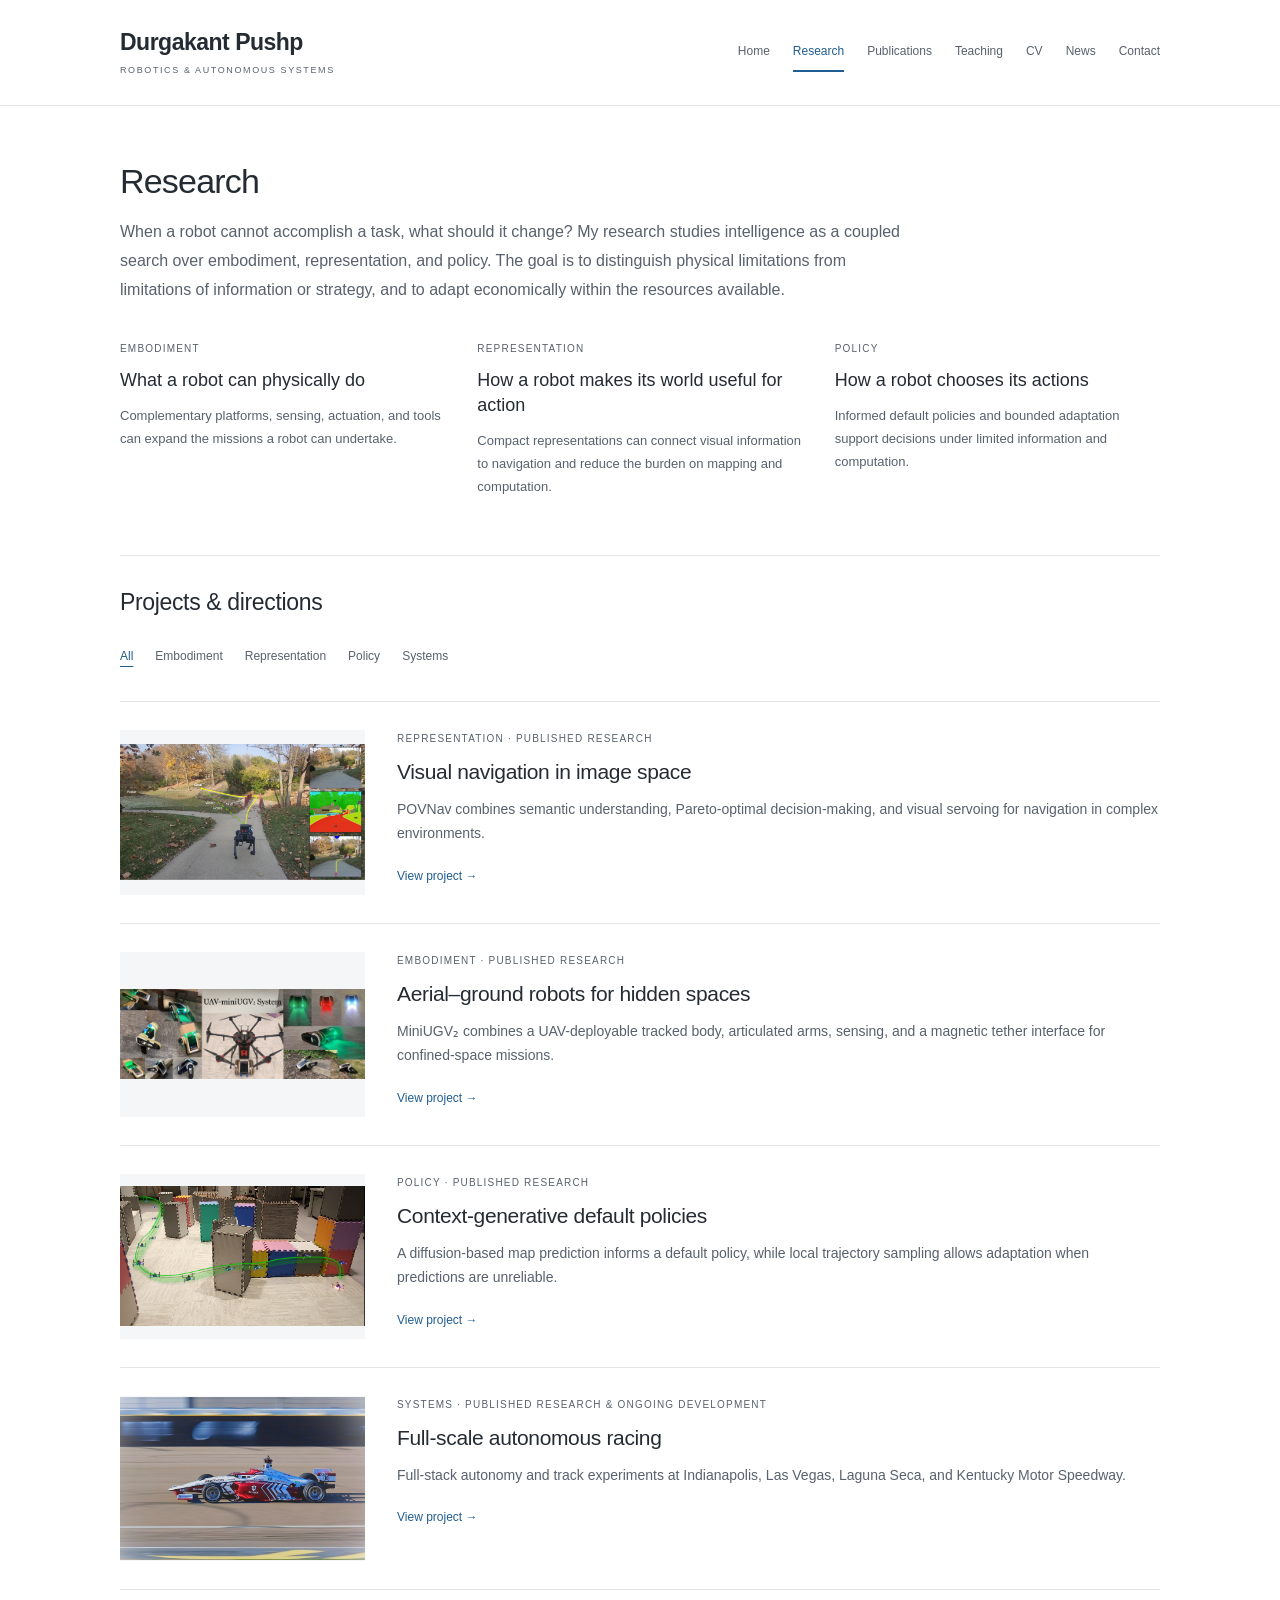
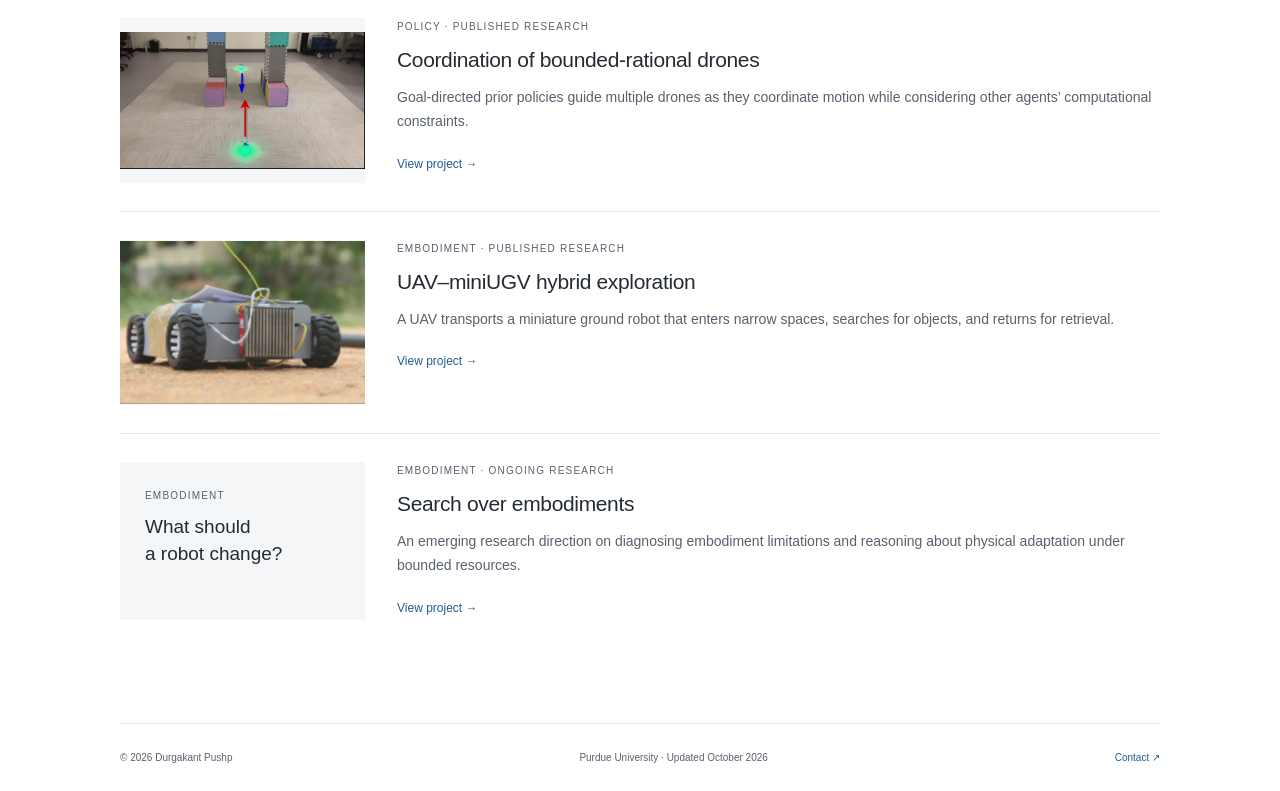
<file: research.html>
<!doctype html>
<html lang="en"><head><meta charset="utf-8"><meta name="viewport" content="width=device-width,initial-scale=1">
<title>Research | Durgakant Pushp</title><meta name="description" content="I study adaptive robotic intelligence under limits on information, computation, time, and energy. My research connects what a robot can physically do, how it represents the world, and how it chooses its actions.">
<link rel="canonical" href="https://dpushp.github.io/research.html"><meta name="theme-color" content="#ffffff">
<meta property="og:title" content="Research | Durgakant Pushp"><meta property="og:description" content="I study adaptive robotic intelligence under limits on information, computation, time, and energy. My research connects what a robot can physically do, how it represents the world, and how it chooses its actions."><meta property="og:type" content="website"><meta property="og:url" content="https://dpushp.github.io/research.html"><meta property="og:image" content="https://dpushp.github.io/assets/images/profile.png">
<link rel="icon" href="assets/favicon.svg" type="image/svg+xml"><link rel="stylesheet" href="style.css?v=20261018">
<script src="videos.js?v=20261018" defer></script><script src="script.js?v=20261018" defer></script></head>
<body><a class="skip-link" href="#main">Skip to content</a><header class="site-header"><div class="container header-inner"><a class="brand" href="index.html">Durgakant Pushp<span>Robotics &amp; Autonomous Systems</span></a><button class="menu-toggle" aria-expanded="false" aria-controls="site-nav" type="button">Menu</button><nav id="site-nav" aria-label="Main navigation"><a href="index.html">Home</a><a href="research.html" aria-current="page">Research</a><a href="publications.html">Publications</a><a href="teaching.html">Teaching</a><a href="cv.html">CV</a><a href="news.html">News</a><a href="contact.html">Contact</a></nav></div></header>
<main id="main" class="container"><div class="page-heading"><h1>Research</h1><p class="lead">When a robot cannot accomplish a task, what should it change? My research studies intelligence as a coupled search over embodiment, representation, and policy. The goal is to distinguish physical limitations from limitations of information or strategy, and to adapt economically within the resources available.</p></div><section class="theme-grid"><div><p class="eyebrow">Embodiment</p><h2>What a robot can physically do</h2><p>Complementary platforms, sensing, actuation, and tools can expand the missions a robot can undertake.</p></div><div><p class="eyebrow">Representation</p><h2>How a robot makes its world useful for action</h2><p>Compact representations can connect visual information to navigation and reduce the burden on mapping and computation.</p></div><div><p class="eyebrow">Policy</p><h2>How a robot chooses its actions</h2><p>Informed default policies and bounded adaptation support decisions under limited information and computation.</p></div></section><section class="section"><h2>Projects & directions</h2><div class="filters" data-filter-group="projects" hidden><button type="button" data-filter="All" aria-pressed="true">All</button><button type="button" data-filter="Embodiment" aria-pressed="false">Embodiment</button><button type="button" data-filter="Representation" aria-pressed="false">Representation</button><button type="button" data-filter="Policy" aria-pressed="false">Policy</button><button type="button" data-filter="Systems" aria-pressed="false">Systems</button></div><div id="projects"><article class="research-row" data-theme="Representation"><a class="research-image" href="project-povnav.html"><img class="" src="assets/images/povnav.png" alt="Experiments and visual navigation examples from the POVNav paper." loading="lazy" width="640" height="360"></a><div><p class="eyebrow">Representation · Published research</p><h2><a href="project-povnav.html">Visual navigation in image space</a></h2><p>POVNav combines semantic understanding, Pareto-optimal decision-making, and visual servoing for navigation in complex environments.</p><a class="text-link" href="project-povnav.html">View project →</a></div></article><article class="research-row" data-theme="Embodiment"><a class="research-image" href="project-miniugv2.html"><img class="" src="assets/images/miniugv2.png" alt="MiniUGV2 and the UAV deployment system described in the paper." loading="lazy" width="640" height="360"></a><div><p class="eyebrow">Embodiment · Published research</p><h2><a href="project-miniugv2.html">Aerial–ground robots for hidden spaces</a></h2><p>MiniUGV₂ combines a UAV-deployable tracked body, articulated arms, sensing, and a magnetic tether interface for confined-space missions.</p><a class="text-link" href="project-miniugv2.html">View project →</a></div></article><article class="research-row" data-theme="Policy"><a class="research-image" href="project-context-policy.html"><img class="" src="assets/images/context.png" alt="Context-generative default policies experimental figure." loading="lazy" width="640" height="360"></a><div><p class="eyebrow">Policy · Published research</p><h2><a href="project-context-policy.html">Context-generative default policies</a></h2><p>A diffusion-based map prediction informs a default policy, while local trajectory sampling allows adaptation when predictions are unreliable.</p><a class="text-link" href="project-context-policy.html">View project →</a></div></article><article class="research-row" data-theme="Systems"><a class="research-image" href="project-racing.html"><img class="" src="assets/images/racing.jpg" alt="IU–Luddy autonomous race car at Las Vegas Motor Speedway." loading="lazy" width="640" height="360"></a><div><p class="eyebrow">Systems · Published research &amp; ongoing development</p><h2><a href="project-racing.html">Full-scale autonomous racing</a></h2><p>Full-stack autonomy and track experiments at Indianapolis, Las Vegas, Laguna Seca, and Kentucky Motor Speedway.</p><a class="text-link" href="project-racing.html">View project →</a></div></article><article class="research-row" data-theme="Policy"><a class="research-image" href="project-bounded-drones.html"><img class="" src="assets/images/drones.png" alt="Coordination of bounded-rational drones experimental figure." loading="lazy" width="640" height="360"></a><div><p class="eyebrow">Policy · Published research</p><h2><a href="project-bounded-drones.html">Coordination of bounded-rational drones</a></h2><p>Goal-directed prior policies guide multiple drones as they coordinate motion while considering other agents’ computational constraints.</p><a class="text-link" href="project-bounded-drones.html">View project →</a></div></article><article class="research-row" data-theme="Embodiment"><a class="research-image" href="project-hybrid-system.html"><img class="" src="assets/images/hybrid.png" alt="UAV–miniUGV hybrid exploration experimental figure." loading="lazy" width="640" height="360"></a><div><p class="eyebrow">Embodiment · Published research</p><h2><a href="project-hybrid-system.html">UAV–miniUGV hybrid exploration</a></h2><p>A UAV transports a miniature ground robot that enters narrow spaces, searches for objects, and returns for retrieval.</p><a class="text-link" href="project-hybrid-system.html">View project →</a></div></article><article class="research-row" data-theme="Embodiment"><a class="research-image" href="project-embodiment-search.html"><div class="research-text-mark"><span>Embodiment</span><strong>What should<br>a robot change?</strong></div></a><div><p class="eyebrow">Embodiment · Ongoing research</p><h2><a href="project-embodiment-search.html">Search over embodiments</a></h2><p>An emerging research direction on diagnosing embodiment limitations and reasoning about physical adaptation under bounded resources.</p><a class="text-link" href="project-embodiment-search.html">View project →</a></div></article></div><p class="filter-empty" data-empty="projects" hidden>No projects match this filter.</p></section></main><footer class="site-footer container"><span>© 2026 Durgakant Pushp</span><span>Purdue University · Updated October 2026</span><a href="contact.html">Contact ↗</a></footer></body></html>
</file>
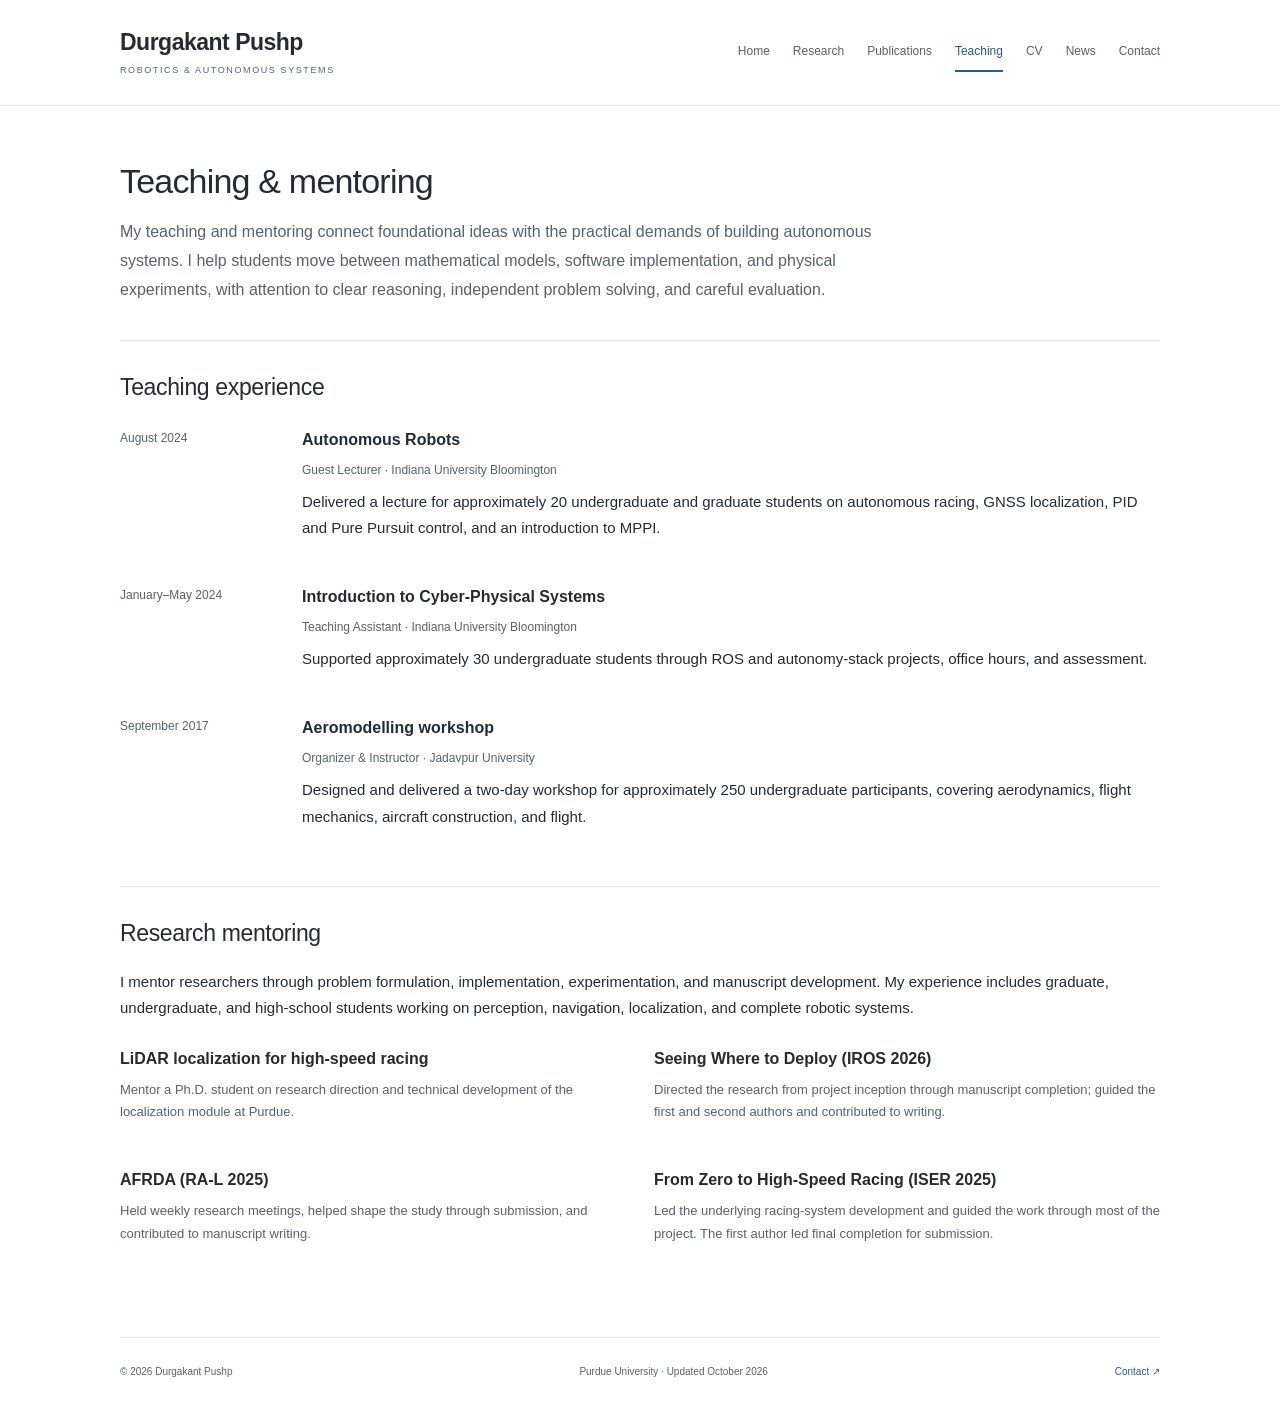
<file: teaching.html>
<!doctype html>
<html lang="en"><head><meta charset="utf-8"><meta name="viewport" content="width=device-width,initial-scale=1">
<title>Teaching &amp; mentoring | Durgakant Pushp</title><meta name="description" content="I study adaptive robotic intelligence under limits on information, computation, time, and energy. My research connects what a robot can physically do, how it represents the world, and how it chooses its actions.">
<link rel="canonical" href="https://dpushp.github.io/teaching.html"><meta name="theme-color" content="#ffffff">
<meta property="og:title" content="Teaching &amp; mentoring | Durgakant Pushp"><meta property="og:description" content="I study adaptive robotic intelligence under limits on information, computation, time, and energy. My research connects what a robot can physically do, how it represents the world, and how it chooses its actions."><meta property="og:type" content="website"><meta property="og:url" content="https://dpushp.github.io/teaching.html"><meta property="og:image" content="https://dpushp.github.io/assets/images/profile.png">
<link rel="icon" href="assets/favicon.svg" type="image/svg+xml"><link rel="stylesheet" href="style.css?v=20261018">
<script src="videos.js?v=20261018" defer></script><script src="script.js?v=20261018" defer></script></head>
<body><a class="skip-link" href="#main">Skip to content</a><header class="site-header"><div class="container header-inner"><a class="brand" href="index.html">Durgakant Pushp<span>Robotics &amp; Autonomous Systems</span></a><button class="menu-toggle" aria-expanded="false" aria-controls="site-nav" type="button">Menu</button><nav id="site-nav" aria-label="Main navigation"><a href="index.html">Home</a><a href="research.html">Research</a><a href="publications.html">Publications</a><a href="teaching.html" aria-current="page">Teaching</a><a href="cv.html">CV</a><a href="news.html">News</a><a href="contact.html">Contact</a></nav></div></header>
<main id="main" class="container"><div class="page-heading"><h1>Teaching &amp; mentoring</h1><p class="lead">My teaching and mentoring connect foundational ideas with the practical demands of building autonomous systems. I help students move between mathematical models, software implementation, and physical experiments, with attention to clear reasoning, independent problem solving, and careful evaluation.</p></div><section class="section"><h2>Teaching experience</h2><article class="teaching-row"><p class="small">August 2024</p><div><h3>Autonomous Robots</h3><p class="small">Guest Lecturer · Indiana University Bloomington</p><p>Delivered a lecture for approximately 20 undergraduate and graduate students on autonomous racing, GNSS localization, PID and Pure Pursuit control, and an introduction to MPPI.</p></div></article><article class="teaching-row"><p class="small">January–May 2024</p><div><h3>Introduction to Cyber-Physical Systems</h3><p class="small">Teaching Assistant · Indiana University Bloomington</p><p>Supported approximately 30 undergraduate students through ROS and autonomy-stack projects, office hours, and assessment.</p></div></article><article class="teaching-row"><p class="small">September 2017</p><div><h3>Aeromodelling workshop</h3><p class="small">Organizer &amp; Instructor · Jadavpur University</p><p>Designed and delivered a two-day workshop for approximately 250 undergraduate participants, covering aerodynamics, flight mechanics, aircraft construction, and flight.</p></div></article></section><section class="section"><h2>Research mentoring</h2><p>I mentor researchers through problem formulation, implementation, experimentation, and manuscript development. My experience includes graduate, undergraduate, and high-school students working on perception, navigation, localization, and complete robotic systems.</p><div class="mentoring-list"><article><h3>LiDAR localization for high-speed racing</h3><p>Mentor a Ph.D. student on research direction and technical development of the localization module at Purdue.</p></article><article><h3>Seeing Where to Deploy (IROS 2026)</h3><p>Directed the research from project inception through manuscript completion; guided the first and second authors and contributed to writing.</p></article><article><h3>AFRDA (RA-L 2025)</h3><p>Held weekly research meetings, helped shape the study through submission, and contributed to manuscript writing.</p></article><article><h3>From Zero to High-Speed Racing (ISER 2025)</h3><p>Led the underlying racing-system development and guided the work through most of the project. The first author led final completion for submission.</p></article></div></section></main><footer class="site-footer container"><span>© 2026 Durgakant Pushp</span><span>Purdue University · Updated October 2026</span><a href="contact.html">Contact ↗</a></footer></body></html>
</file>
<file: style.css>
:root{--paper:#fff;--ink:#252b33;--muted:#58616d;--line:#e3e7ec;--accent:#205d92;--fill:#f4f6f8}*{box-sizing:border-box}html{scroll-behavior:smooth}body{margin:0;background:var(--paper);color:var(--ink);font:15px/1.75 -apple-system,BlinkMacSystemFont,"Segoe UI",Arial,sans-serif}a{color:var(--accent);text-decoration:none;text-underline-offset:4px}a:hover{text-decoration:underline}button,input,select{font:inherit}button{cursor:pointer}a:focus-visible,button:focus-visible,summary:focus-visible{outline:3px solid #8c5316;outline-offset:4px}[hidden]{display:none!important}.container{width:min(1040px,calc(100% - 64px));margin-inline:auto}.site-header{border-bottom:1px solid var(--line)}.header-inner{display:flex;align-items:center;justify-content:space-between;gap:30px;padding-block:28px}.brand{color:var(--ink);font-size:23px;font-weight:600;line-height:1.3;letter-spacing:-.5px;white-space:nowrap}.brand:hover{text-decoration:none}.brand span{display:block;font-size:9px;letter-spacing:1.6px;text-transform:uppercase;font-weight:500;color:var(--muted);margin-top:7px}.header-inner nav{display:flex;align-items:center;gap:23px;flex-wrap:wrap}.header-inner nav a{color:var(--muted);font-size:12px;padding-block:8px;border-bottom:2px solid transparent}.header-inner nav a[aria-current]{color:var(--accent);border-color:var(--accent)}.menu-toggle{display:none}main.container{padding-block:54px 75px;min-height:65vh}h1,h2,h3,p,figure{margin:0}h1{font-size:34px;font-weight:500;line-height:1.25;letter-spacing:-.8px;margin-bottom:16px}h2{font-size:23px;font-weight:500;line-height:1.4;letter-spacing:-.35px;margin-bottom:20px}h3{font-size:17px;font-weight:600;line-height:1.5;margin-bottom:8px}p{margin-bottom:16px}strong{font-weight:600}.lead{font-size:16px;line-height:1.8;color:var(--muted);max-width:780px}.page-heading{margin-bottom:35px}.section{border-top:1px solid var(--line);padding-top:30px;margin-top:36px}.section-title{display:flex;align-items:baseline;justify-content:space-between;gap:24px;margin-bottom:8px}.section-title>a{font-size:12px;white-space:nowrap}.profile{display:grid;grid-template-columns:210px 1fr;gap:40px}.profile h1{margin-bottom:10px}.affiliation{font-size:13px;color:var(--muted);line-height:1.7;margin-bottom:22px}.portrait img{display:block;width:100%;height:250px;object-fit:cover;object-position:56% 30%}.portrait figcaption{font-size:10px;color:var(--muted);margin-top:8px}.resource-links{display:flex;gap:18px;align-items:baseline;flex-wrap:wrap;font-size:12px;margin-top:15px}.resource-links details{display:inline-block}.news-row{display:grid;grid-template-columns:75px 1fr;gap:22px;font-size:13px;padding-block:10px}.news-row p{margin:0}.news-date{font-size:12px;color:var(--muted);font-variant-numeric:tabular-nums}.news-row a{white-space:nowrap}.project-grid{display:grid;grid-template-columns:repeat(3,minmax(0,1fr));gap:28px}.project-image{height:145px;display:block;overflow:hidden;background:var(--fill);margin-bottom:17px}.project-image img{display:block;width:100%;height:100%;object-fit:contain}.project-card .eyebrow{margin-bottom:6px}.project-card h3{font-size:16px}.project-card h3 a{color:var(--ink)}.project-card>p:not(.eyebrow){font-size:13px;color:var(--muted);margin-bottom:12px}.text-link{font-size:12px}.eyebrow{font-size:10px;color:var(--muted);text-transform:uppercase;letter-spacing:1.2px;margin-bottom:10px}.theme-grid{display:grid;grid-template-columns:repeat(3,minmax(0,1fr));gap:32px;margin-block:36px 40px}.theme-grid h2{font-size:18px;margin-bottom:12px;letter-spacing:0}.theme-grid p:not(.eyebrow){color:var(--muted);font-size:13px}.filters{display:flex;flex-wrap:wrap;gap:22px;align-items:center;margin:12px 0 26px}.filters button{border:0;background:none;padding:8px 0;color:var(--muted);font-size:12px;text-underline-offset:6px}.filters button[aria-pressed=true]{color:var(--accent);text-decoration:underline}.research-row{display:grid;grid-template-columns:245px 1fr;gap:32px;border-top:1px solid var(--line);padding-block:28px}.research-row h2{font-size:21px;margin-bottom:10px}.research-row h2 a{color:var(--ink)}.research-row p:not(.eyebrow){color:var(--muted);font-size:14px}.research-image{display:flex;align-items:center;justify-content:center;background:var(--fill);min-height:150px}.research-image img{display:block;width:100%;height:165px;object-fit:contain}.research-text-mark{padding:25px;color:var(--muted);background:var(--fill);width:100%;height:100%;min-height:145px}.research-text-mark span{display:block;text-transform:uppercase;letter-spacing:1.2px;font-size:10px;margin-bottom:10px}.research-text-mark strong{font-size:19px;color:var(--ink);line-height:1.4;display:block;font-weight:500}.paper{display:grid;grid-template-columns:150px 1fr;gap:25px;padding:24px 0;border-bottom:1px solid var(--line)}.paper h3{font-size:16px;margin-bottom:6px}.paper h3 a{color:var(--ink)}.paper-image{display:block;background:var(--fill);align-self:start}.paper-image img{display:block;width:100%;height:105px;object-fit:contain}.paper-label{color:var(--muted);font-size:12px;padding-top:4px}.paper-label span{display:block;margin-top:5px;font-size:11px}.paper .authors,.paper .venue{font-size:12px;color:var(--muted);margin-bottom:5px;line-height:1.7}.paper .resource-links{margin-top:9px;gap:17px}.paper .award{font-size:11px;color:#526234;margin-top:7px;margin-bottom:0}.bibtex summary{color:var(--accent);cursor:pointer;list-style:none}.bibtex summary::-webkit-details-marker{display:none}.bibtex pre{font-size:11px;line-height:1.65;white-space:pre-wrap;overflow-wrap:anywhere;background:var(--fill);color:var(--ink);padding:14px;max-width:100%;margin:12px 0 0}.publication-year{margin-top:32px}.publication-year>h2{font-size:21px;margin-bottom:2px}.back-link{font-size:12px}.project-heading{margin-top:29px}.project-heading h1{max-width:820px}.project-figure{margin-top:32px}.project-figure img{width:100%;height:auto;max-height:440px;object-fit:contain;display:block}.project-figure figcaption{font-size:11px;color:var(--muted);margin-top:13px}.project-overview{display:grid;grid-template-columns:1.25fr 1fr;gap:45px;margin-top:35px}.project-overview p,.project-overview li{font-size:14px}.project-overview ul{padding-left:20px;margin:0}.project-overview li{margin-bottom:12px}.video-container{position:relative;aspect-ratio:16/9;background:var(--fill);overflow:hidden}.video-container iframe{position:absolute;inset:0;width:100%;height:100%;border:0}.video-load{position:absolute;inset:0;width:100%;height:100%;background:var(--fill);border:0;display:flex;flex-direction:column;gap:13px;align-items:center;justify-content:center;color:var(--accent)}.video-load img{width:100%;height:100%;object-fit:contain;position:absolute;inset:0}.video-load span{z-index:1;background:var(--paper);padding:10px 18px;border:1px solid var(--line);font-size:13px}.video-section .small{margin-top:12px}.small{font-size:12px;color:var(--muted)}.teaching-row,.cv-row{display:grid;grid-template-columns:155px 1fr;gap:27px;margin-top:24px;padding-bottom:12px}.teaching-row h3,.cv-row h3{font-size:16px}.teaching-row p,.cv-row p{margin-bottom:8px}.cv-row>div>p{font-size:14px}.cv-row .small{font-size:12px}.mentoring-list{display:grid;grid-template-columns:1fr 1fr;gap:28px;margin-top:25px}.mentoring-list h3{font-size:16px}.mentoring-list p{font-size:13px;color:var(--muted)}.download-link{font-size:13px;display:inline-block;border-bottom:1px solid var(--accent);padding-bottom:5px}.news-archive{border-top:1px solid var(--line)}.news-archive .news-row{padding-block:22px;border-bottom:1px solid var(--line)}.contact-grid{display:grid;grid-template-columns:1fr 1fr;gap:45px;margin-top:42px}.contact-grid h2{font-size:21px}.contact-photo img{width:100%;height:auto;display:block}.site-footer{display:flex;justify-content:space-between;gap:18px;flex-wrap:wrap;border-top:1px solid var(--line);padding-block:25px;font-size:10px;color:var(--muted)}.skip-link{position:absolute;top:-100px;left:16px;background:white;padding:12px;z-index:10}.skip-link:focus{top:12px}.filter-empty{font-size:13px;color:var(--muted)}.lab-banner{width:100%;max-height:340px;object-fit:cover;margin-bottom:25px}@media(max-width:1000px){.header-inner{flex-wrap:wrap;gap:20px}.header-inner nav{gap:25px}.container{width:calc(100% - 56px)}}@media(max-width:700px){.container{width:calc(100% - 36px)}.header-inner{padding-block:21px;justify-content:space-between}.brand{font-size:21px}.menu-toggle{display:none;border:1px solid var(--line);background:var(--paper);padding:8px 12px;font-size:12px;color:var(--ink)}.js .menu-toggle{display:block}.header-inner nav{width:100%;gap:13px 23px}.js .header-inner nav:not(.is-open){display:none}.header-inner nav a{font-size:13px;min-height:40px}.profile{grid-template-columns:140px 1fr;gap:23px}.portrait img{height:190px}.profile h1{font-size:28px}main.container{padding-block:34px 50px}.profile p{font-size:14px}.profile .affiliation{font-size:12px}.project-grid{grid-template-columns:1fr;gap:30px}.project-card{display:grid;grid-template-columns:145px 1fr;column-gap:20px}.project-card .project-image{grid-column:1;grid-row:1/5;height:135px}.project-card .eyebrow,.project-card h3,.project-card>p,.project-card>.text-link{grid-column:2}.theme-grid{grid-template-columns:1fr;gap:17px}.theme-grid p{margin-bottom:5px}.research-row{grid-template-columns:170px 1fr;gap:22px}.paper{grid-template-columns:110px 1fr;gap:19px}.paper-image img{height:85px}.project-overview,.contact-grid{grid-template-columns:1fr;gap:25px}.teaching-row,.cv-row{grid-template-columns:110px 1fr;gap:20px}.mentoring-list{grid-template-columns:1fr;gap:18px}h1{font-size:29px}.site-footer>span:nth-child(2){display:none}}@media(max-width:460px){.profile{grid-template-columns:1fr;gap:24px}.portrait{width:185px}.portrait img{height:205px}.profile .portrait{width:100%;max-width:270px}.profile .portrait img{height:auto;aspect-ratio:1.2;object-fit:cover}.profile figcaption{display:none}.research-row{grid-template-columns:1fr;gap:20px}.research-image img{height:180px}.paper{grid-template-columns:1fr;gap:14px}.paper-image{width:150px}.paper-label{display:none}.project-card{grid-template-columns:115px 1fr;gap:0 17px}.project-card .project-image{height:120px}.teaching-row,.cv-row{grid-template-columns:1fr;gap:3px}.news-row{grid-template-columns:52px 1fr;gap:12px}.resource-links{gap:12px 18px}.section-title{align-items:flex-start}.section-title h2{font-size:21px}.contact-photo{max-width:380px}}@media(prefers-reduced-motion:reduce){html{scroll-behavior:auto}}@media print{.menu-toggle,.site-header nav,.filters,.video-section,.site-footer,.skip-link{display:none!important}body{font-size:11pt}.container{width:100%}.site-header{border:0}.header-inner{padding-top:0}.project-grid{display:block}.project-card,.paper,.cv-row,.teaching-row{break-inside:avoid}.section{margin-top:20px;padding-top:20px}a{color:inherit}main.container{padding-top:20px}.profile{grid-template-columns:130px 1fr}.portrait img{height:160px}.project-figure img{max-height:280px}}
</file>
